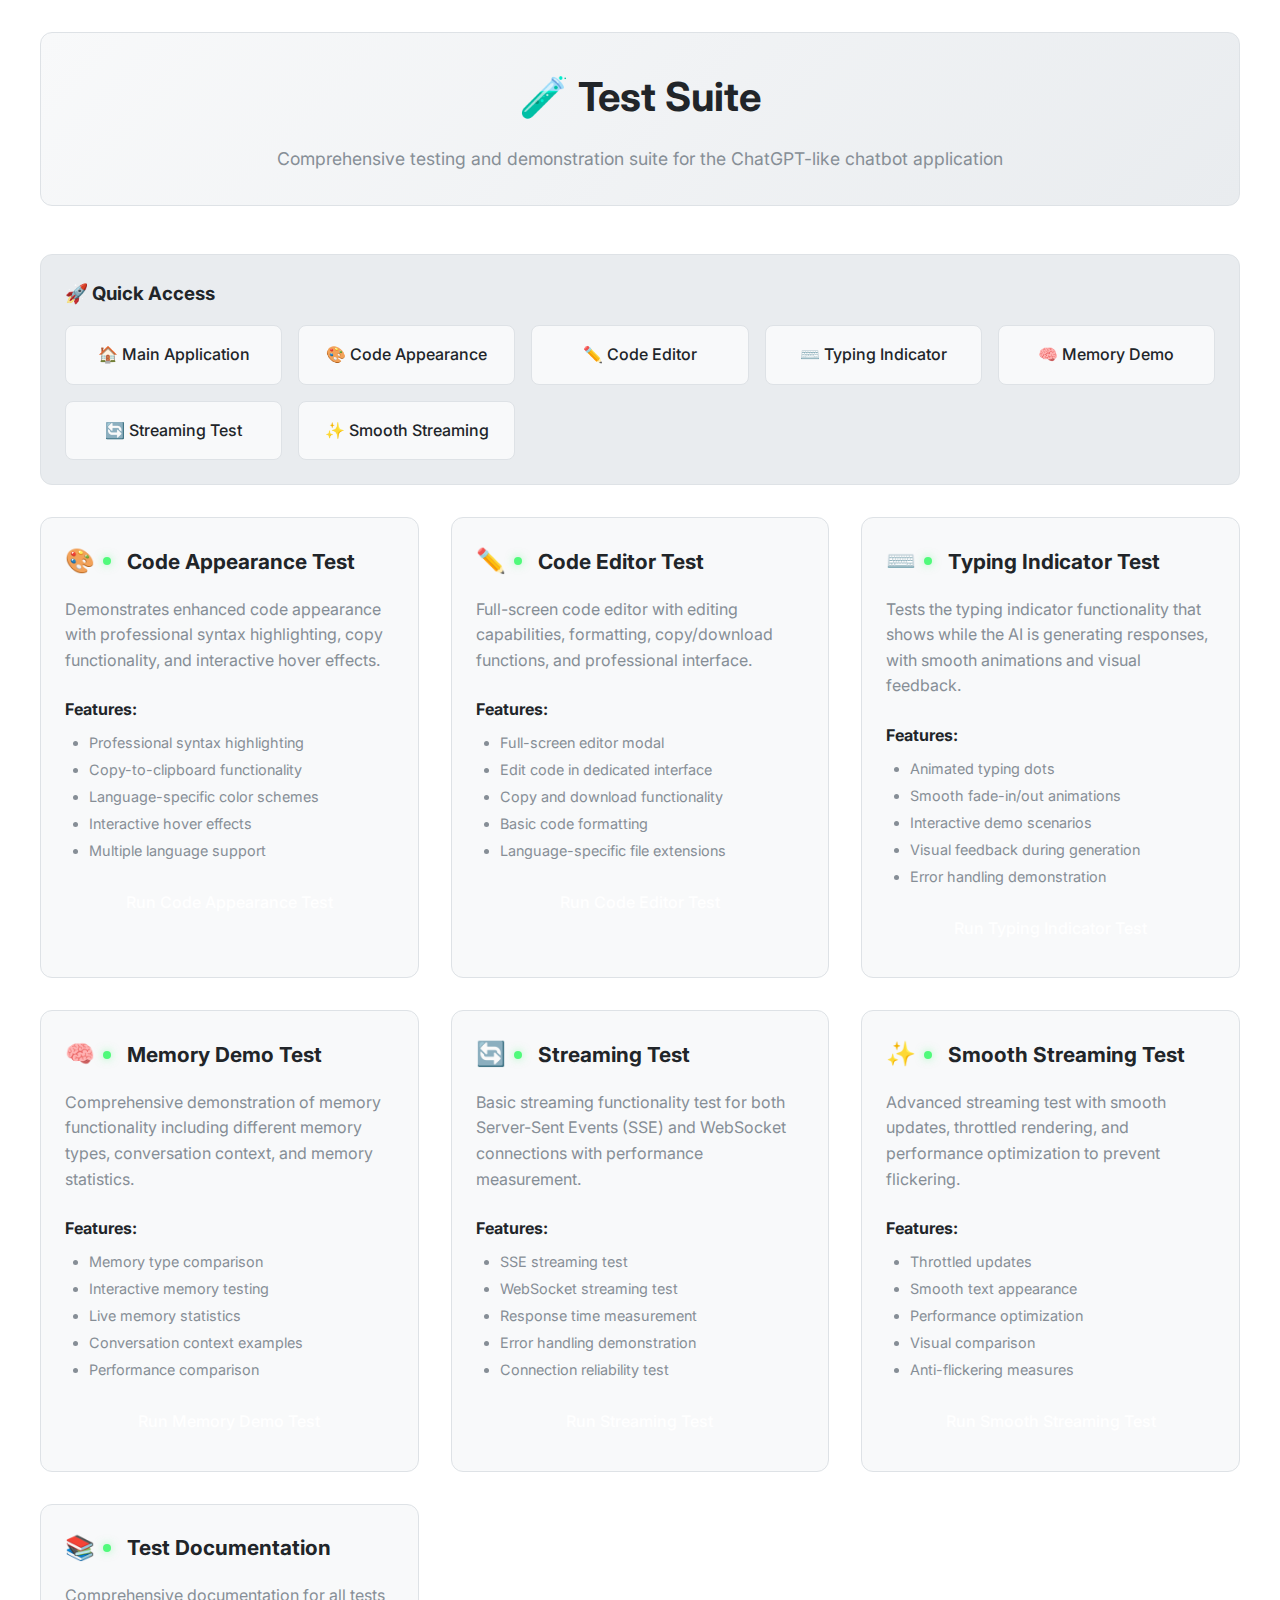
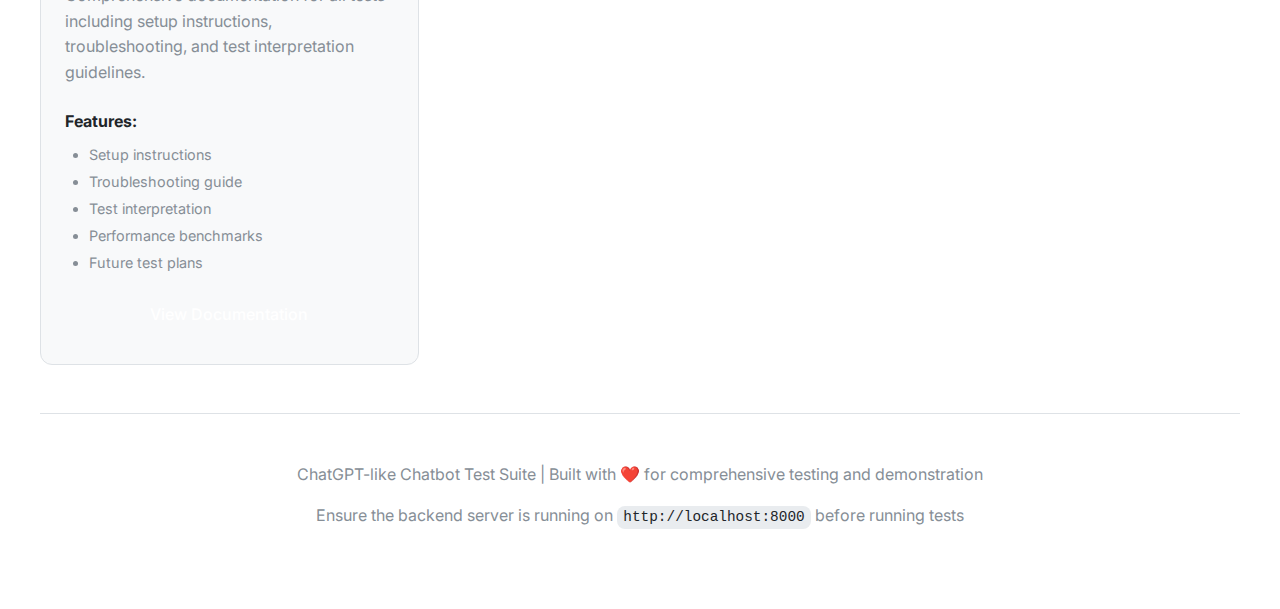
<file: tests/index.html>
<!DOCTYPE html>
<html lang="en">
<head>
    <meta charset="UTF-8">
    <meta name="viewport" content="width=device-width, initial-scale=1.0">
    <title>ChatGPT-like Chatbot - Test Suite</title>
    <link rel="stylesheet" href="/static/styles.css">
    <link href="https://fonts.googleapis.com/css2?family=Fira+Code:wght@300;400;500;600;700&family=Inter:wght@300;400;500;600;700&display=swap" rel="stylesheet">
    <style>
        body {
            padding: 2rem;
            background: var(--bg-primary);
            color: var(--text-primary);
            font-family: 'Inter', sans-serif;
        }
        .test-container {
            max-width: 1200px;
            margin: 0 auto;
        }
        .test-header {
            text-align: center;
            margin-bottom: 3rem;
            padding: 2rem;
            background: linear-gradient(135deg, var(--bg-secondary), var(--bg-tertiary));
            border-radius: var(--border-radius);
            border: 1px solid var(--border-color);
        }
        .test-header h1 {
            margin: 0 0 1rem 0;
            color: var(--accent-color);
            font-size: 2.5rem;
        }
        .test-header p {
            font-size: 1.1rem;
            color: var(--text-muted);
            margin: 0;
        }
        .test-grid {
            display: grid;
            grid-template-columns: repeat(auto-fit, minmax(350px, 1fr));
            gap: 2rem;
            margin: 2rem 0;
        }
        .test-card {
            background: var(--bg-secondary);
            border: 1px solid var(--border-color);
            border-radius: var(--border-radius);
            padding: 1.5rem;
            transition: var(--transition);
            position: relative;
            overflow: hidden;
        }
        .test-card:hover {
            transform: translateY(-4px);
            box-shadow: var(--shadow-lg);
            border-color: var(--accent-color);
        }
        .test-card::before {
            content: '';
            position: absolute;
            top: 0;
            left: 0;
            right: 0;
            height: 4px;
            background: linear-gradient(90deg, var(--accent-color), var(--accent-hover));
        }
        .test-card h3 {
            margin: 0 0 1rem 0;
            color: var(--text-primary);
            font-size: 1.3rem;
            display: flex;
            align-items: center;
            gap: 0.5rem;
        }
        .test-card .icon {
            font-size: 1.5rem;
        }
        .test-card p {
            color: var(--text-muted);
            margin: 0 0 1.5rem 0;
            line-height: 1.6;
        }
        .test-card .features {
            margin: 1rem 0;
        }
        .test-card .features ul {
            margin: 0.5rem 0;
            padding-left: 1.5rem;
            color: var(--text-muted);
            font-size: 0.9rem;
        }
        .test-card .features li {
            margin: 0.25rem 0;
        }
        .test-button {
            background: var(--accent-color);
            color: white;
            border: none;
            padding: 0.75rem 1.5rem;
            border-radius: var(--border-radius);
            cursor: pointer;
            font-size: 1rem;
            font-weight: 500;
            transition: var(--transition);
            text-decoration: none;
            display: inline-block;
            text-align: center;
            width: 100%;
        }
        .test-button:hover {
            background: var(--accent-hover);
            transform: translateY(-1px);
        }
        .test-button:active {
            transform: translateY(0);
        }
        .status-indicator {
            display: inline-block;
            width: 8px;
            height: 8px;
            border-radius: 50%;
            margin-right: 0.5rem;
        }
        .status-ready {
            background: #50fa7b;
            box-shadow: 0 0 8px rgba(80, 250, 123, 0.5);
        }
        .status-experimental {
            background: #ffb86c;
            box-shadow: 0 0 8px rgba(255, 184, 108, 0.5);
        }
        .quick-links {
            background: var(--bg-tertiary);
            border: 1px solid var(--border-color);
            border-radius: var(--border-radius);
            padding: 1.5rem;
            margin: 2rem 0;
        }
        .quick-links h3 {
            margin: 0 0 1rem 0;
            color: var(--accent-color);
        }
        .quick-links-grid {
            display: grid;
            grid-template-columns: repeat(auto-fit, minmax(200px, 1fr));
            gap: 1rem;
        }
        .quick-link {
            background: var(--bg-secondary);
            border: 1px solid var(--border-color);
            border-radius: var(--border-radius-sm);
            padding: 1rem;
            text-align: center;
            transition: var(--transition);
        }
        .quick-link:hover {
            background: var(--accent-color);
            color: white;
            transform: translateY(-2px);
        }
        .quick-link a {
            color: inherit;
            text-decoration: none;
            font-weight: 500;
        }
        .footer {
            text-align: center;
            margin-top: 3rem;
            padding: 2rem;
            color: var(--text-muted);
            border-top: 1px solid var(--border-color);
        }
    </style>
</head>
<body>
    <div class="test-container">
        <div class="test-header">
            <h1>🧪 Test Suite</h1>
            <p>Comprehensive testing and demonstration suite for the ChatGPT-like chatbot application</p>
        </div>

        <div class="quick-links">
            <h3>🚀 Quick Access</h3>
            <div class="quick-links-grid">
                <div class="quick-link">
                    <a href="/">🏠 Main Application</a>
                </div>
                <div class="quick-link">
                    <a href="/tests/test_code_appearance.html">🎨 Code Appearance</a>
                </div>
                <div class="quick-link">
                    <a href="/tests/test_code_editor.html">✏️ Code Editor</a>
                </div>
                <div class="quick-link">
                    <a href="/tests/test_typing_indicator.html">⌨️ Typing Indicator</a>
                </div>
                <div class="quick-link">
                    <a href="/tests/test_memory_demo.html">🧠 Memory Demo</a>
                </div>
                <div class="quick-link">
                    <a href="/tests/test_streaming.html">🔄 Streaming Test</a>
                </div>
                <div class="quick-link">
                    <a href="/tests/test_smooth_streaming.html">✨ Smooth Streaming</a>
                </div>
            </div>
        </div>

        <div class="test-grid">
            <!-- Code Appearance Test -->
            <div class="test-card">
                <h3>
                    <span class="icon">🎨</span>
                    <span class="status-indicator status-ready"></span>
                    Code Appearance Test
                </h3>
                <p>Demonstrates enhanced code appearance with professional syntax highlighting, copy functionality, and interactive hover effects.</p>
                <div class="features">
                    <strong>Features:</strong>
                    <ul>
                        <li>Professional syntax highlighting</li>
                        <li>Copy-to-clipboard functionality</li>
                        <li>Language-specific color schemes</li>
                        <li>Interactive hover effects</li>
                        <li>Multiple language support</li>
                    </ul>
                </div>
                <a href="test_code_appearance.html" class="test-button">Run Code Appearance Test</a>
            </div>

            <!-- Code Editor Test -->
            <div class="test-card">
                <h3>
                    <span class="icon">✏️</span>
                    <span class="status-indicator status-ready"></span>
                    Code Editor Test
                </h3>
                <p>Full-screen code editor with editing capabilities, formatting, copy/download functions, and professional interface.</p>
                <div class="features">
                    <strong>Features:</strong>
                    <ul>
                        <li>Full-screen editor modal</li>
                        <li>Edit code in dedicated interface</li>
                        <li>Copy and download functionality</li>
                        <li>Basic code formatting</li>
                        <li>Language-specific file extensions</li>
                    </ul>
                </div>
                <a href="test_code_editor.html" class="test-button">Run Code Editor Test</a>
            </div>

            <!-- Typing Indicator Test -->
            <div class="test-card">
                <h3>
                    <span class="icon">⌨️</span>
                    <span class="status-indicator status-ready"></span>
                    Typing Indicator Test
                </h3>
                <p>Tests the typing indicator functionality that shows while the AI is generating responses, with smooth animations and visual feedback.</p>
                <div class="features">
                    <strong>Features:</strong>
                    <ul>
                        <li>Animated typing dots</li>
                        <li>Smooth fade-in/out animations</li>
                        <li>Interactive demo scenarios</li>
                        <li>Visual feedback during generation</li>
                        <li>Error handling demonstration</li>
                    </ul>
                </div>
                <a href="test_typing_indicator.html" class="test-button">Run Typing Indicator Test</a>
            </div>

            <!-- Memory Demo Test -->
            <div class="test-card">
                <h3>
                    <span class="icon">🧠</span>
                    <span class="status-indicator status-ready"></span>
                    Memory Demo Test
                </h3>
                <p>Comprehensive demonstration of memory functionality including different memory types, conversation context, and memory statistics.</p>
                <div class="features">
                    <strong>Features:</strong>
                    <ul>
                        <li>Memory type comparison</li>
                        <li>Interactive memory testing</li>
                        <li>Live memory statistics</li>
                        <li>Conversation context examples</li>
                        <li>Performance comparison</li>
                    </ul>
                </div>
                <a href="test_memory_demo.html" class="test-button">Run Memory Demo Test</a>
            </div>

            <!-- Streaming Test -->
            <div class="test-card">
                <h3>
                    <span class="icon">🔄</span>
                    <span class="status-indicator status-ready"></span>
                    Streaming Test
                </h3>
                <p>Basic streaming functionality test for both Server-Sent Events (SSE) and WebSocket connections with performance measurement.</p>
                <div class="features">
                    <strong>Features:</strong>
                    <ul>
                        <li>SSE streaming test</li>
                        <li>WebSocket streaming test</li>
                        <li>Response time measurement</li>
                        <li>Error handling demonstration</li>
                        <li>Connection reliability test</li>
                    </ul>
                </div>
                <a href="test_streaming.html" class="test-button">Run Streaming Test</a>
            </div>

            <!-- Smooth Streaming Test -->
            <div class="test-card">
                <h3>
                    <span class="icon">✨</span>
                    <span class="status-indicator status-ready"></span>
                    Smooth Streaming Test
                </h3>
                <p>Advanced streaming test with smooth updates, throttled rendering, and performance optimization to prevent flickering.</p>
                <div class="features">
                    <strong>Features:</strong>
                    <ul>
                        <li>Throttled updates</li>
                        <li>Smooth text appearance</li>
                        <li>Performance optimization</li>
                        <li>Visual comparison</li>
                        <li>Anti-flickering measures</li>
                    </ul>
                </div>
                <a href="test_smooth_streaming.html" class="test-button">Run Smooth Streaming Test</a>
            </div>

            <!-- Test Documentation -->
            <div class="test-card">
                <h3>
                    <span class="icon">📚</span>
                    <span class="status-indicator status-ready"></span>
                    Test Documentation
                </h3>
                <p>Comprehensive documentation for all tests including setup instructions, troubleshooting, and test interpretation guidelines.</p>
                <div class="features">
                    <strong>Features:</strong>
                    <ul>
                        <li>Setup instructions</li>
                        <li>Troubleshooting guide</li>
                        <li>Test interpretation</li>
                        <li>Performance benchmarks</li>
                        <li>Future test plans</li>
                    </ul>
                </div>
                <a href="README.md" class="test-button">View Documentation</a>
            </div>
        </div>

        <div class="footer">
            <p>ChatGPT-like Chatbot Test Suite | Built with ❤️ for comprehensive testing and demonstration</p>
            <p>Ensure the backend server is running on <code>http://localhost:8000</code> before running tests</p>
        </div>
    </div>

    <script>
        // Add some interactivity
        document.addEventListener('DOMContentLoaded', () => {
            console.log('Test Suite loaded successfully');
            
            // Add click tracking for analytics (if needed)
            document.querySelectorAll('.test-button').forEach(button => {
                button.addEventListener('click', (e) => {
                    const testName = e.target.textContent.trim();
                    console.log(`Running test: ${testName}`);
                });
            });
        });
    </script>
</body>
</html>
</file>
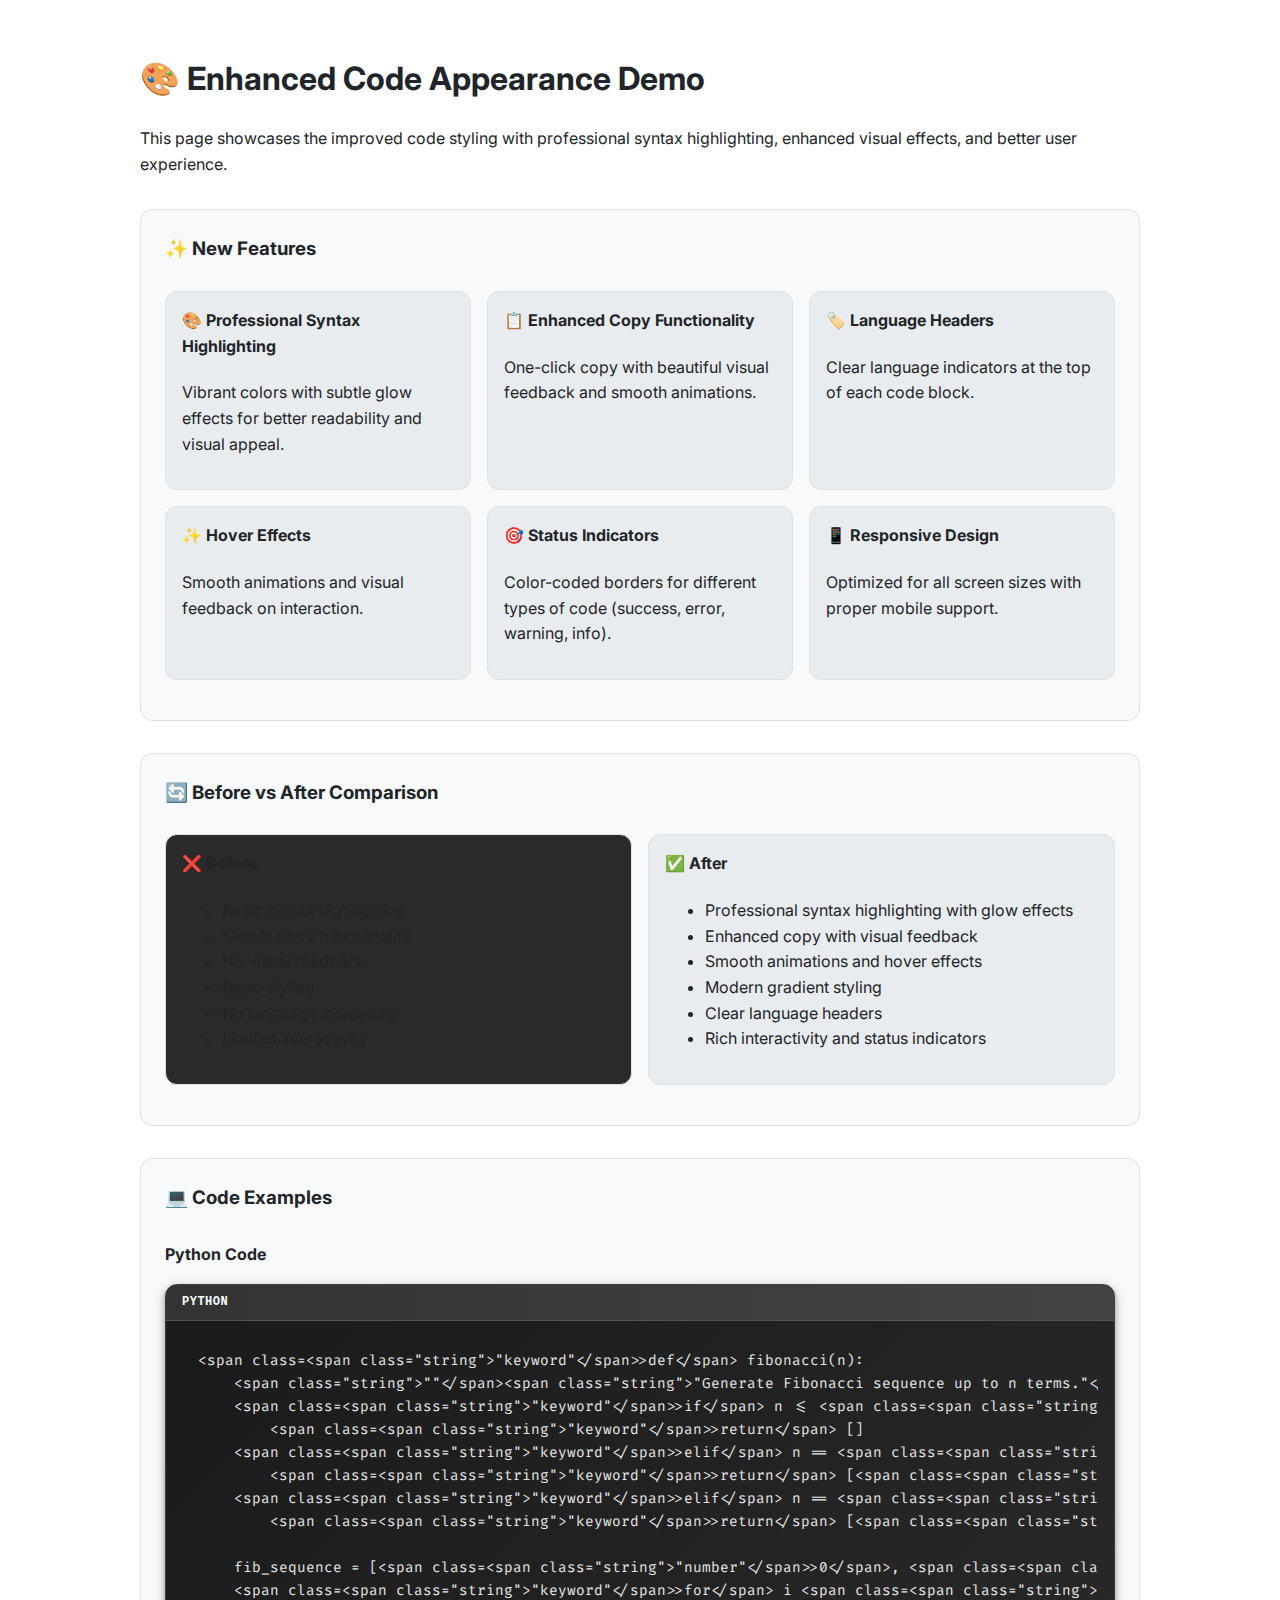
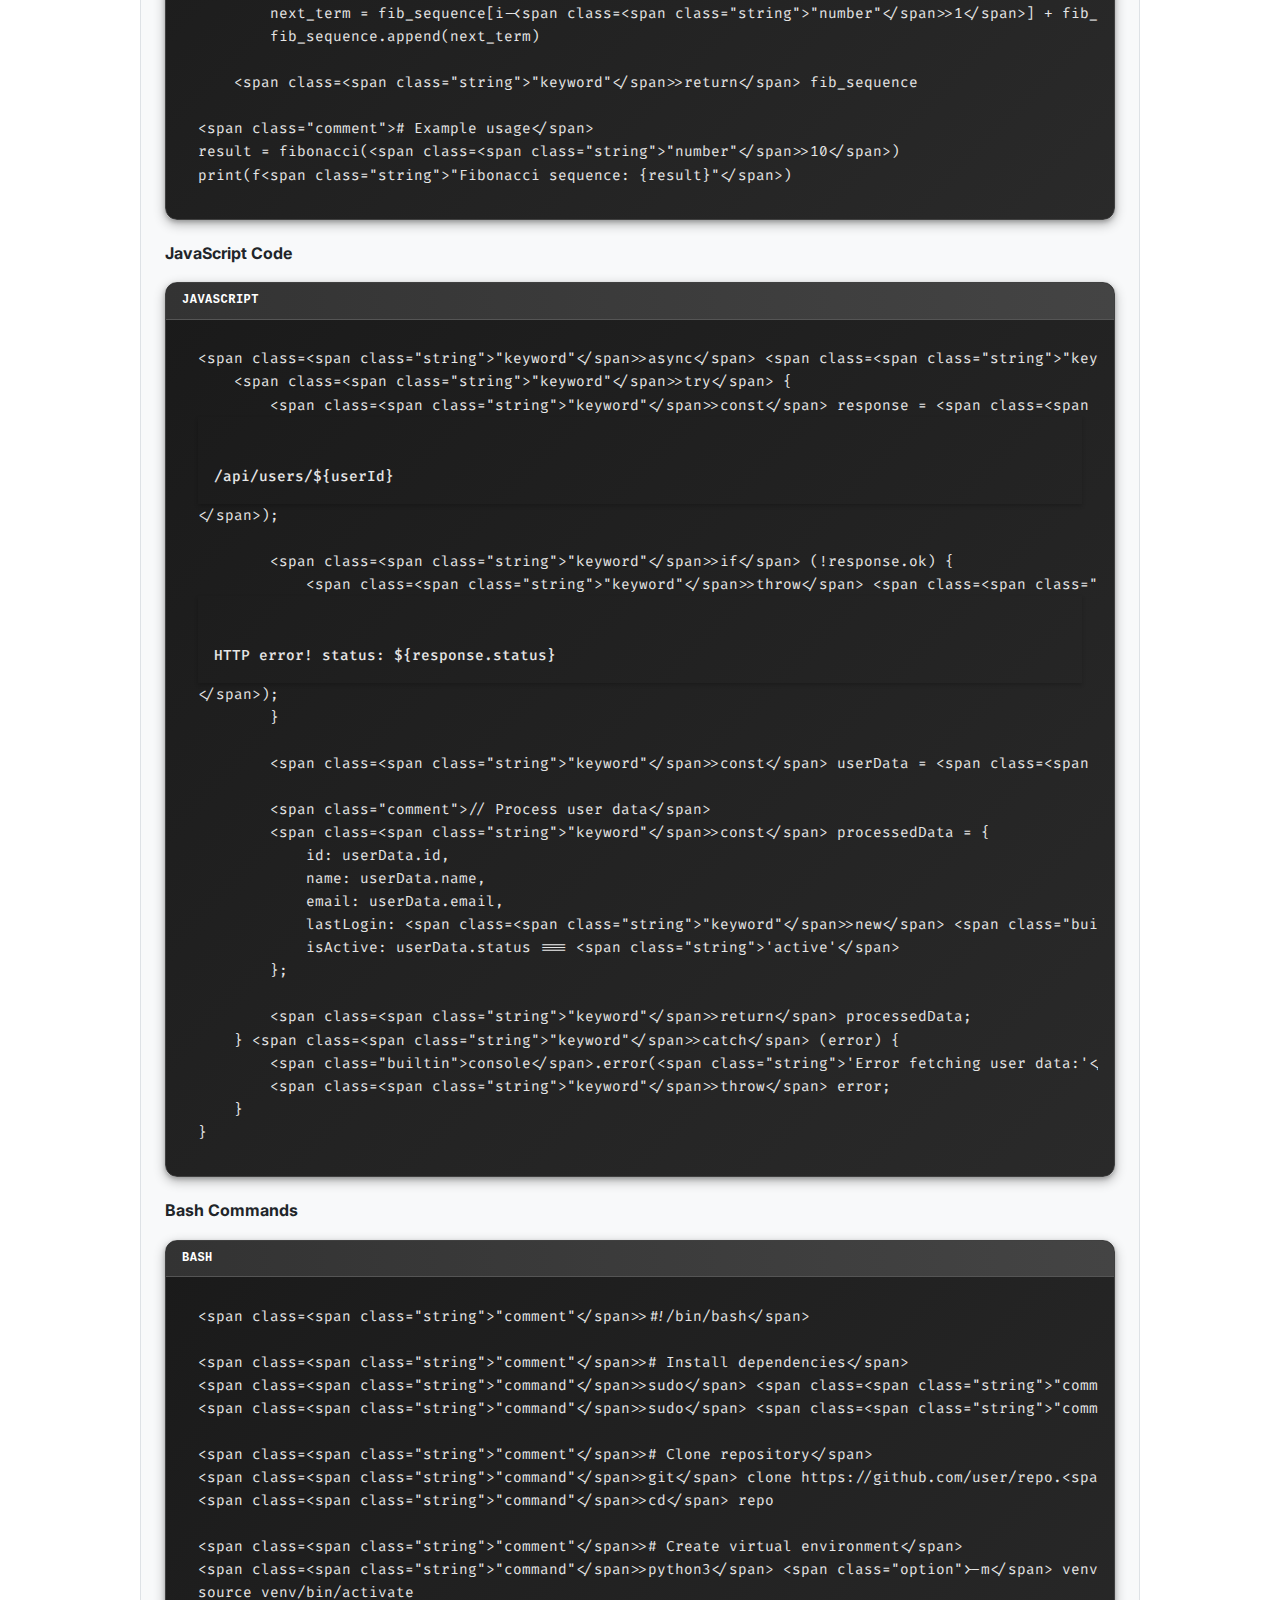
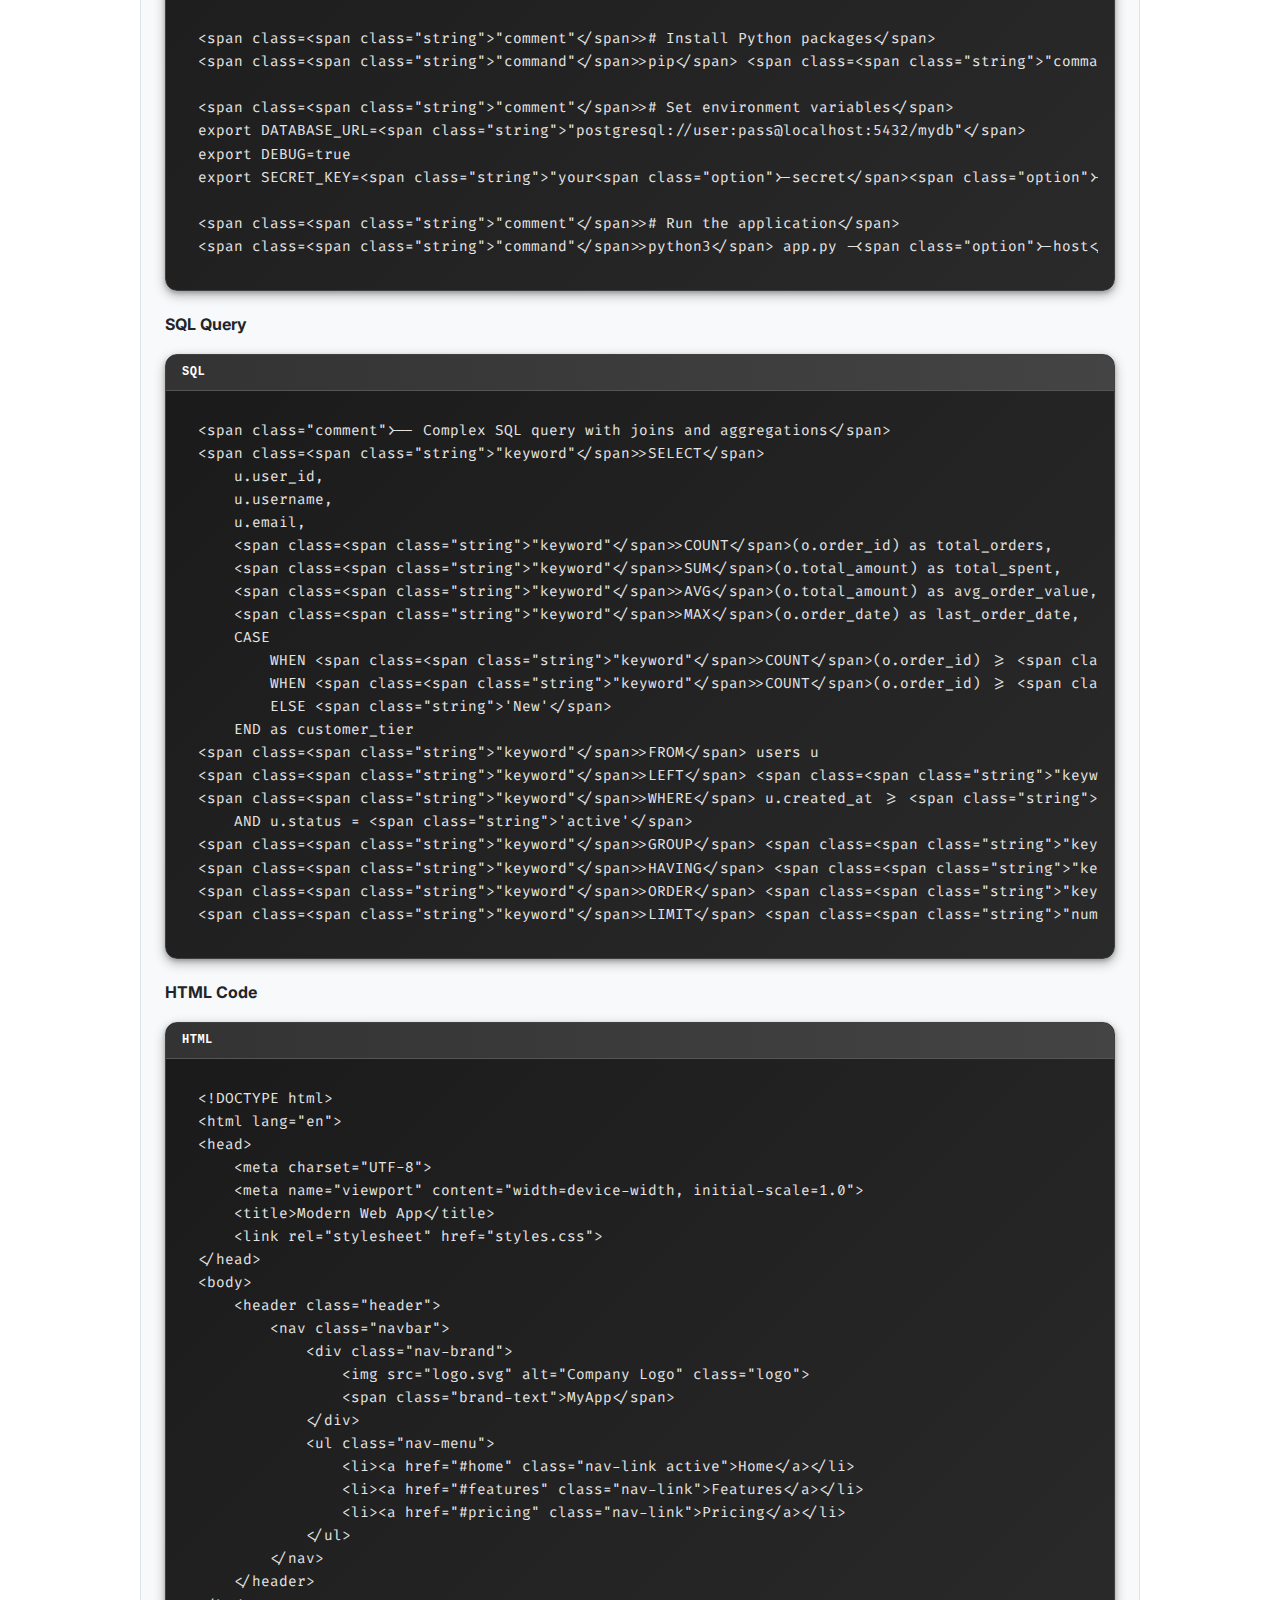
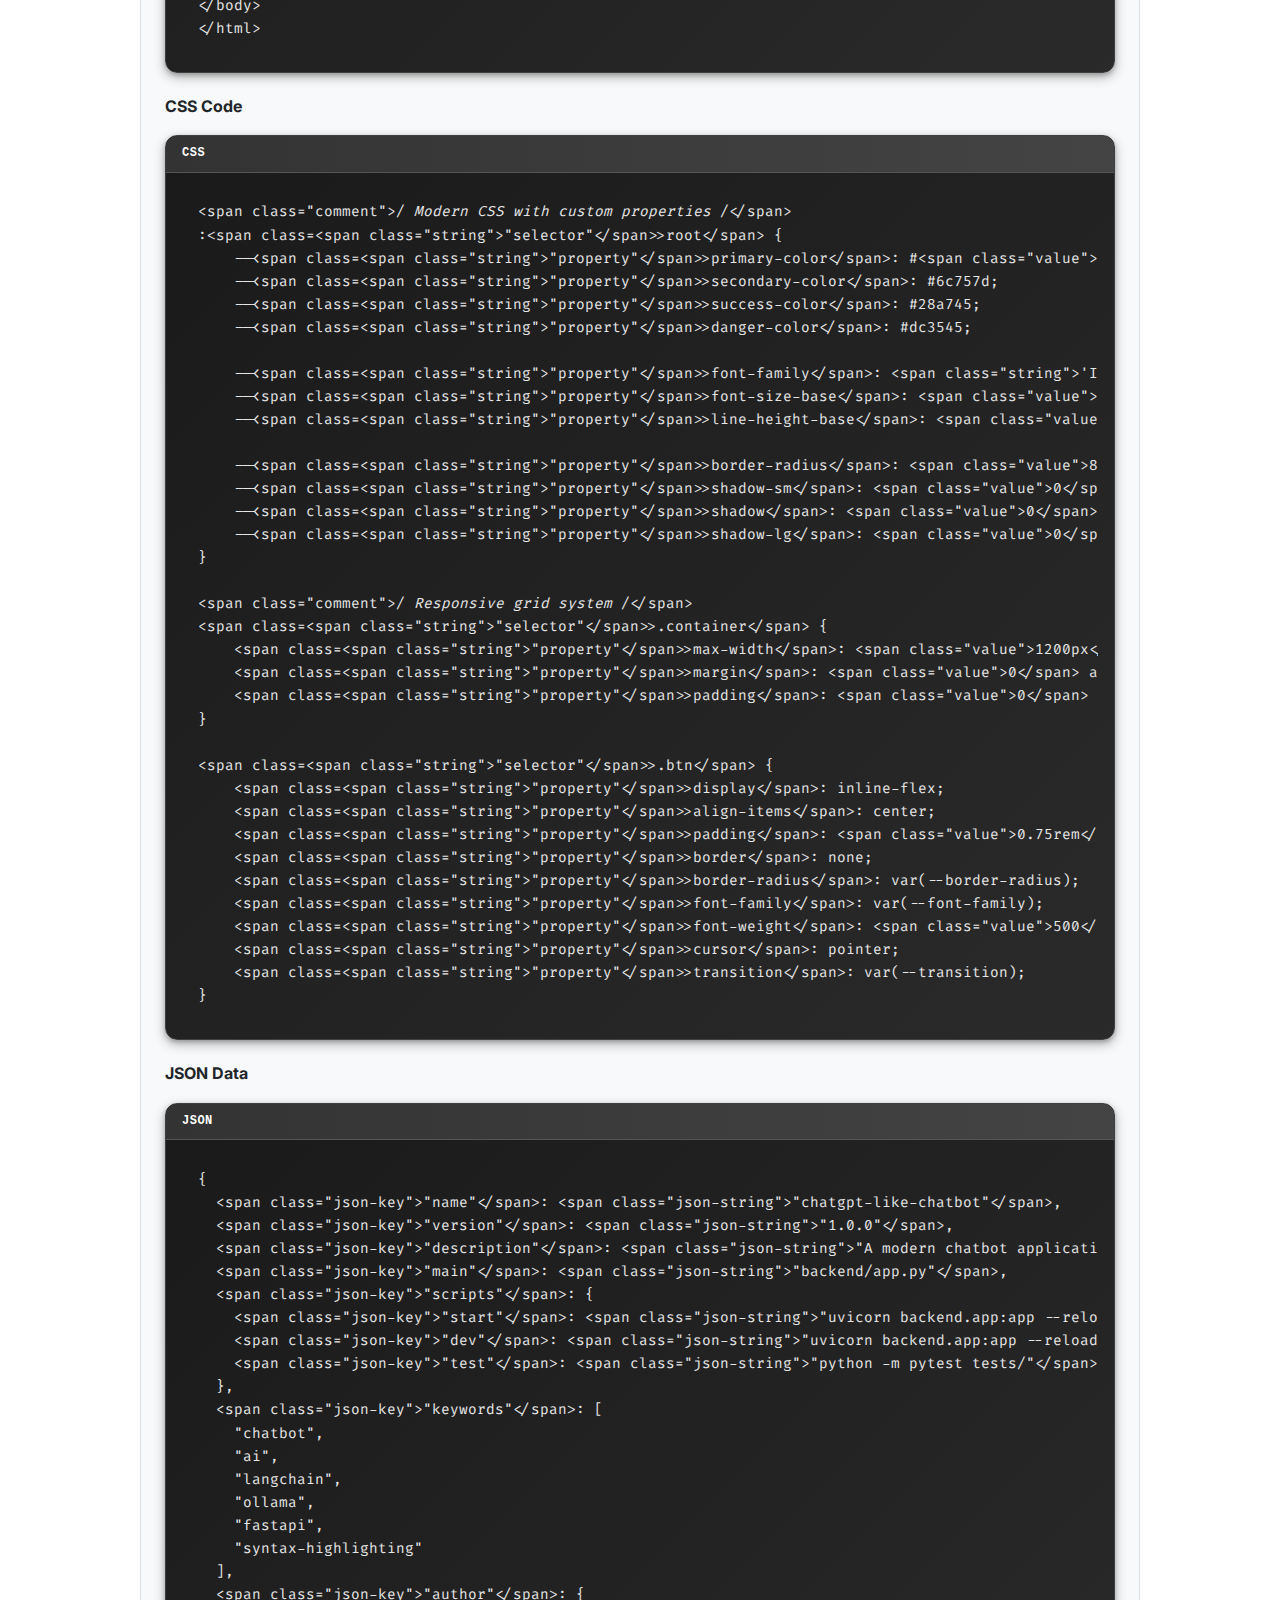
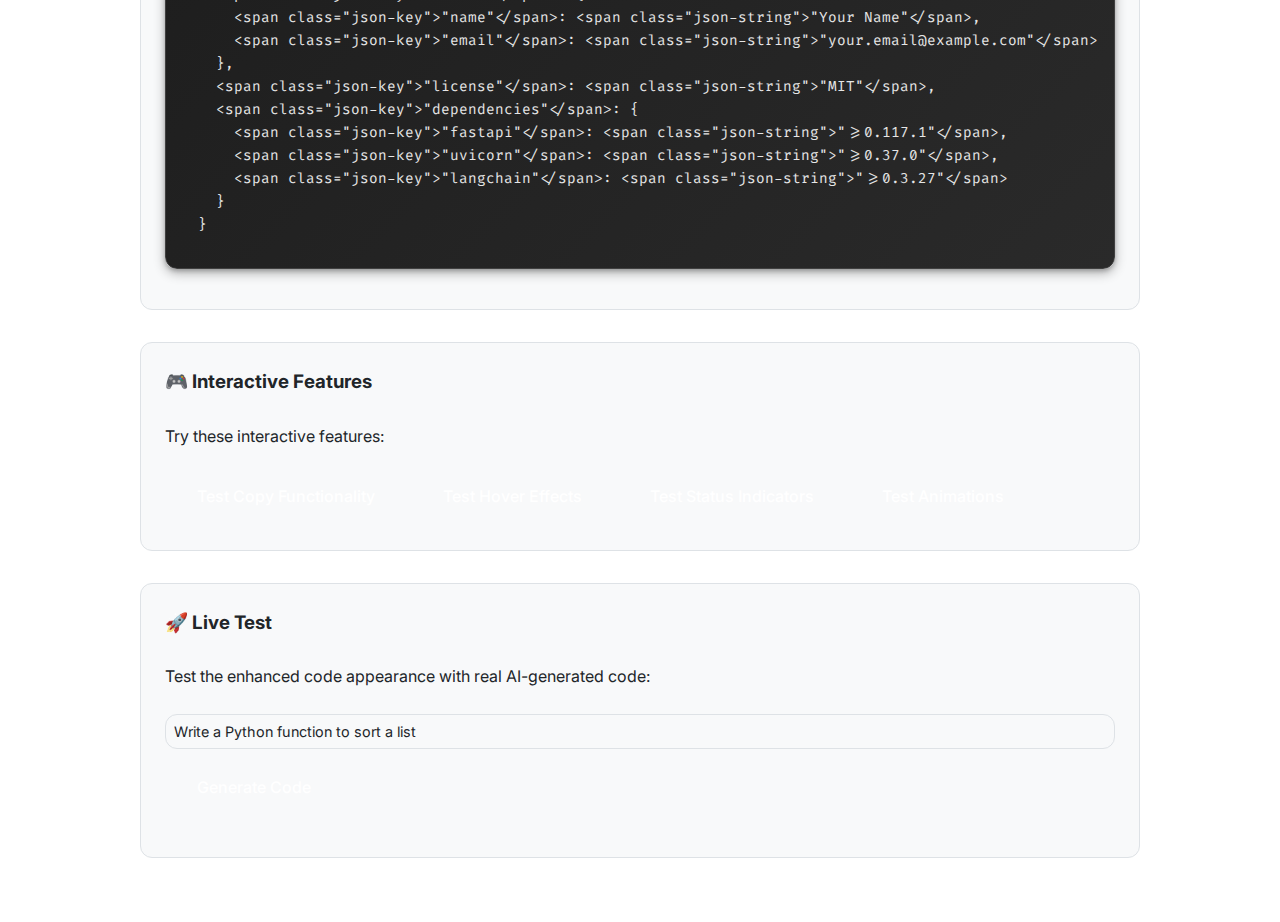
<file: tests/test_code_appearance.html>
<!DOCTYPE html>
<html lang="en">
<head>
    <meta charset="UTF-8">
    <meta name="viewport" content="width=device-width, initial-scale=1.0">
    <title>Enhanced Code Appearance Demo</title>
    <link rel="stylesheet" href="/static/styles.css">
    <link href="https://fonts.googleapis.com/css2?family=Fira+Code:wght@300;400;500;600;700&family=Inter:wght@300;400;500;600;700&display=swap" rel="stylesheet">
    <style>
        body {
            padding: 2rem;
            background: var(--bg-primary);
            color: var(--text-primary);
            font-family: 'Inter', sans-serif;
        }
        .demo-container {
            max-width: 1000px;
            margin: 0 auto;
        }
        .demo-section {
            margin: 2rem 0;
            padding: 1.5rem;
            border: 1px solid var(--border-color);
            border-radius: var(--border-radius);
            background: var(--bg-secondary);
        }
        .demo-section h3 {
            margin-top: 0;
            color: var(--text-primary);
            border-bottom: 2px solid var(--accent-color);
            padding-bottom: 0.5rem;
        }
        .feature-grid {
            display: grid;
            grid-template-columns: repeat(auto-fit, minmax(300px, 1fr));
            gap: 1rem;
            margin: 1rem 0;
        }
        .feature-card {
            background: var(--bg-tertiary);
            padding: 1rem;
            border-radius: var(--border-radius);
            border: 1px solid var(--border-color);
        }
        .feature-card h4 {
            color: var(--accent-color);
            margin-top: 0;
        }
        .comparison {
            display: grid;
            grid-template-columns: 1fr 1fr;
            gap: 1rem;
            margin: 1rem 0;
        }
        .comparison-item {
            padding: 1rem;
            border-radius: var(--border-radius);
            border: 1px solid var(--border-color);
        }
        .comparison-item.before {
            background: #2a2a2a;
        }
        .comparison-item.after {
            background: var(--bg-tertiary);
        }
        .comparison-item h4 {
            margin-top: 0;
            color: var(--text-primary);
        }
        .test-button {
            background: var(--accent-color);
            color: white;
            border: none;
            padding: 0.75rem 1.5rem;
            border-radius: var(--border-radius);
            cursor: pointer;
            font-size: 1rem;
            margin: 0.5rem;
            transition: var(--transition);
        }
        .test-button:hover {
            background: var(--accent-hover);
            transform: translateY(-1px);
        }
        .test-button:disabled {
            opacity: 0.6;
            cursor: not-allowed;
            transform: none;
        }
        .code-examples {
            margin: 1rem 0;
        }
        .code-examples h4 {
            color: var(--accent-color);
            margin-bottom: 0.5rem;
        }
    </style>
</head>
<body>
    <div class="demo-container">
        <h1>🎨 Enhanced Code Appearance Demo</h1>
        <p>This page showcases the improved code styling with professional syntax highlighting, enhanced visual effects, and better user experience.</p>

        <div class="demo-section">
            <h3>✨ New Features</h3>
            <div class="feature-grid">
                <div class="feature-card">
                    <h4>🎨 Professional Syntax Highlighting</h4>
                    <p>Vibrant colors with subtle glow effects for better readability and visual appeal.</p>
                </div>
                <div class="feature-card">
                    <h4>📋 Enhanced Copy Functionality</h4>
                    <p>One-click copy with beautiful visual feedback and smooth animations.</p>
                </div>
                <div class="feature-card">
                    <h4>🏷️ Language Headers</h4>
                    <p>Clear language indicators at the top of each code block.</p>
                </div>
                <div class="feature-card">
                    <h4>✨ Hover Effects</h4>
                    <p>Smooth animations and visual feedback on interaction.</p>
                </div>
                <div class="feature-card">
                    <h4>🎯 Status Indicators</h4>
                    <p>Color-coded borders for different types of code (success, error, warning, info).</p>
                </div>
                <div class="feature-card">
                    <h4>📱 Responsive Design</h4>
                    <p>Optimized for all screen sizes with proper mobile support.</p>
                </div>
            </div>
        </div>

        <div class="demo-section">
            <h3>🔄 Before vs After Comparison</h3>
            <div class="comparison">
                <div class="comparison-item before">
                    <h4>❌ Before</h4>
                    <ul>
                        <li>Basic syntax highlighting</li>
                        <li>Simple copy functionality</li>
                        <li>No visual feedback</li>
                        <li>Basic styling</li>
                        <li>No language indicators</li>
                        <li>Limited interactivity</li>
                    </ul>
                </div>
                <div class="comparison-item after">
                    <h4>✅ After</h4>
                    <ul>
                        <li>Professional syntax highlighting with glow effects</li>
                        <li>Enhanced copy with visual feedback</li>
                        <li>Smooth animations and hover effects</li>
                        <li>Modern gradient styling</li>
                        <li>Clear language headers</li>
                        <li>Rich interactivity and status indicators</li>
                    </ul>
                </div>
            </div>
        </div>

        <div class="demo-section">
            <h3>💻 Code Examples</h3>
            
            <div class="code-examples">
                <h4>Python Code</h4>
                <div id="python-example"></div>
            </div>

            <div class="code-examples">
                <h4>JavaScript Code</h4>
                <div id="javascript-example"></div>
            </div>

            <div class="code-examples">
                <h4>Bash Commands</h4>
                <div id="bash-example"></div>
            </div>

            <div class="code-examples">
                <h4>SQL Query</h4>
                <div id="sql-example"></div>
            </div>

            <div class="code-examples">
                <h4>HTML Code</h4>
                <div id="html-example"></div>
            </div>

            <div class="code-examples">
                <h4>CSS Code</h4>
                <div id="css-example"></div>
            </div>

            <div class="code-examples">
                <h4>JSON Data</h4>
                <div id="json-example"></div>
            </div>
        </div>

        <div class="demo-section">
            <h3>🎮 Interactive Features</h3>
            <p>Try these interactive features:</p>
            <button class="test-button" onclick="testCopyFunctionality()">Test Copy Functionality</button>
            <button class="test-button" onclick="testHoverEffects()">Test Hover Effects</button>
            <button class="test-button" onclick="testStatusIndicators()">Test Status Indicators</button>
            <button class="test-button" onclick="testAnimations()">Test Animations</button>
        </div>

        <div class="demo-section">
            <h3>🚀 Live Test</h3>
            <p>Test the enhanced code appearance with real AI-generated code:</p>
            <input type="text" id="testInput" placeholder="Ask for code examples..." value="Write a Python function to sort a list" style="width: 100%; padding: 0.5rem; margin: 0.5rem 0; border: 1px solid var(--border-color); border-radius: var(--border-radius); background: var(--bg-secondary); color: var(--text-primary);">
            <button class="test-button" onclick="testLiveCode()">Generate Code</button>
            <div id="liveCodeExample" style="margin-top: 1rem;"></div>
        </div>
    </div>

    <script src="/static/app.js"></script>
    <script>
        // Code examples
        const examples = {
            python: `def fibonacci(n):
    """Generate Fibonacci sequence up to n terms."""
    if n <= 0:
        return []
    elif n == 1:
        return [0]
    elif n == 2:
        return [0, 1]
    
    fib_sequence = [0, 1]
    for i in range(2, n):
        next_term = fib_sequence[i-1] + fib_sequence[i-2]
        fib_sequence.append(next_term)
    
    return fib_sequence

# Example usage
result = fibonacci(10)
print(f"Fibonacci sequence: {result}")`,

            javascript: `async function fetchUserData(userId) {
    try {
        const response = await fetch(\`/api/users/\${userId}\`);
        
        if (!response.ok) {
            throw new Error(\`HTTP error! status: \${response.status}\`);
        }
        
        const userData = await response.json();
        
        // Process user data
        const processedData = {
            id: userData.id,
            name: userData.name,
            email: userData.email,
            lastLogin: new Date(userData.lastLogin),
            isActive: userData.status === 'active'
        };
        
        return processedData;
    } catch (error) {
        console.error('Error fetching user data:', error);
        throw error;
    }
}`,

            bash: `#!/bin/bash

# Install dependencies
sudo apt update && sudo apt upgrade -y
sudo apt install -y python3 python3-pip git curl wget

# Clone repository
git clone https://github.com/user/repo.git
cd repo

# Create virtual environment
python3 -m venv venv
source venv/bin/activate

# Install Python packages
pip install -r requirements.txt

# Set environment variables
export DATABASE_URL="postgresql://user:pass@localhost:5432/mydb"
export DEBUG=true
export SECRET_KEY="your-secret-key-here"

# Run the application
python3 app.py --host 0.0.0.0 --port 8000`,

            sql: `-- Complex SQL query with joins and aggregations
SELECT 
    u.user_id,
    u.username,
    u.email,
    COUNT(o.order_id) as total_orders,
    SUM(o.total_amount) as total_spent,
    AVG(o.total_amount) as avg_order_value,
    MAX(o.order_date) as last_order_date,
    CASE 
        WHEN COUNT(o.order_id) >= 10 THEN 'VIP'
        WHEN COUNT(o.order_id) >= 5 THEN 'Regular'
        ELSE 'New'
    END as customer_tier
FROM users u
LEFT JOIN orders o ON u.user_id = o.user_id
WHERE u.created_at >= '2023-01-01'
    AND u.status = 'active'
GROUP BY u.user_id, u.username, u.email
HAVING COUNT(o.order_id) > 0
ORDER BY total_spent DESC
LIMIT 100;`,

            html: `<!DOCTYPE html>
<html lang="en">
<head>
    <meta charset="UTF-8">
    <meta name="viewport" content="width=device-width, initial-scale=1.0">
    <title>Modern Web App</title>
    <link rel="stylesheet" href="styles.css">
</head>
<body>
    <header class="header">
        <nav class="navbar">
            <div class="nav-brand">
                <img src="logo.svg" alt="Company Logo" class="logo">
                <span class="brand-text">MyApp</span>
            </div>
            <ul class="nav-menu">
                <li><a href="#home" class="nav-link active">Home</a></li>
                <li><a href="#features" class="nav-link">Features</a></li>
                <li><a href="#pricing" class="nav-link">Pricing</a></li>
            </ul>
        </nav>
    </header>
</body>
</html>`,

            css: `/* Modern CSS with custom properties */
:root {
    --primary-color: #007bff;
    --secondary-color: #6c757d;
    --success-color: #28a745;
    --danger-color: #dc3545;
    
    --font-family: 'Inter', -apple-system, BlinkMacSystemFont, sans-serif;
    --font-size-base: 16px;
    --line-height-base: 1.5;
    
    --border-radius: 8px;
    --shadow-sm: 0 1px 2px rgba(0, 0, 0, 0.05);
    --shadow: 0 1px 3px rgba(0, 0, 0, 0.1);
    --shadow-lg: 0 10px 15px rgba(0, 0, 0, 0.1);
}

/* Responsive grid system */
.container {
    max-width: 1200px;
    margin: 0 auto;
    padding: 0 1rem;
}

.btn {
    display: inline-flex;
    align-items: center;
    padding: 0.75rem 1.5rem;
    border: none;
    border-radius: var(--border-radius);
    font-family: var(--font-family);
    font-weight: 500;
    cursor: pointer;
    transition: var(--transition);
}`,

            json: `{
  "name": "chatgpt-like-chatbot",
  "version": "1.0.0",
  "description": "A modern chatbot application with enhanced code appearance",
  "main": "backend/app.py",
  "scripts": {
    "start": "uvicorn backend.app:app --reload --port 8000",
    "dev": "uvicorn backend.app:app --reload --host 0.0.0.0 --port 8000",
    "test": "python -m pytest tests/"
  },
  "keywords": [
    "chatbot",
    "ai",
    "langchain",
    "ollama",
    "fastapi",
    "syntax-highlighting"
  ],
  "author": {
    "name": "Your Name",
    "email": "your.email@example.com"
  },
  "license": "MIT",
  "dependencies": {
    "fastapi": ">=0.117.1",
    "uvicorn": ">=0.37.0",
    "langchain": ">=0.3.27"
  }
}`
        };

        // Render examples
        Object.keys(examples).forEach(lang => {
            const element = document.getElementById(`${lang}-example`);
            if (element) {
                const codeBlock = `\`\`\`${lang}\n${examples[lang]}\`\`\``;
                element.innerHTML = renderMarkdown(codeBlock);
                
                // Add copy functionality
                const codeBlocks = element.querySelectorAll('.code-block');
                codeBlocks.forEach(block => {
                    block.addEventListener('click', () => copyCodeToClipboard(block));
                    block.style.cursor = 'pointer';
                    block.title = 'Click to copy code';
                });
            }
        });

        // Interactive test functions
        function testCopyFunctionality() {
            const codeBlocks = document.querySelectorAll('.code-block');
            if (codeBlocks.length > 0) {
                copyCodeToClipboard(codeBlocks[0]);
            }
        }

        function testHoverEffects() {
            const codeBlocks = document.querySelectorAll('.code-block');
            codeBlocks.forEach(block => {
                block.style.transform = 'translateY(-2px)';
                setTimeout(() => {
                    block.style.transform = '';
                }, 1000);
            });
        }

        function testStatusIndicators() {
            const codeBlocks = document.querySelectorAll('.code-block');
            const statuses = ['success', 'error', 'warning', 'info'];
            codeBlocks.forEach((block, index) => {
                const status = statuses[index % statuses.length];
                block.classList.add(status);
                setTimeout(() => {
                    block.classList.remove(status);
                }, 2000);
            });
        }

        function testAnimations() {
            const codeBlocks = document.querySelectorAll('.code-block');
            codeBlocks.forEach(block => {
                block.classList.add('animated');
                setTimeout(() => {
                    block.classList.remove('animated');
                }, 3000);
            });
        }

        // Live code generation test
        async function testLiveCode() {
            const input = document.getElementById('testInput');
            const message = input.value.trim();
            if (!message) return;

            const container = document.getElementById('liveCodeExample');
            container.innerHTML = '<div style="text-align: center; padding: 1rem; color: var(--accent-color);">Generating code...</div>';

            try {
                const response = await fetch('/api/chat/stream', {
                    method: 'POST',
                    headers: {
                        'Content-Type': 'application/json',
                        'Authorization': 'Bearer devtoken123'
                    },
                    body: JSON.stringify({
                        message: message,
                        conversation: { id: 'test-code-appearance', messages: [] },
                        lang: 'en'
                    })
                });

                if (!response.ok) {
                    throw new Error(`HTTP ${response.status}: ${response.statusText}`);
                }

                const reader = response.body.getReader();
                const decoder = new TextDecoder();
                let buffer = '';
                let fullResponse = '';

                while (true) {
                    const { done, value } = await reader.read();
                    if (done) break;

                    buffer += decoder.decode(value);
                    const lines = buffer.split('\n');
                    buffer = lines.pop();

                    for (const line of lines) {
                        if (line.startsWith('data: ')) {
                            try {
                                const data = JSON.parse(line.slice(6));
                                if (data.content && !data.done) {
                                    fullResponse += data.content;
                                } else if (data.done) {
                                    // Render the complete response
                                    container.innerHTML = renderMarkdown(fullResponse);
                                    
                                    // Add copy functionality to new code blocks
                                    const codeBlocks = container.querySelectorAll('.code-block');
                                    codeBlocks.forEach(block => {
                                        block.addEventListener('click', () => copyCodeToClipboard(block));
                                        block.style.cursor = 'pointer';
                                        block.title = 'Click to copy code';
                                    });
                                }
                            } catch (e) {
                                console.error('Error parsing SSE data:', e);
                            }
                        }
                    }
                }
            } catch (error) {
                console.error('Error:', error);
                container.innerHTML = `<div style="color: #ff5555;">Error: ${error.message}</div>`;
            }

            input.value = '';
        }

        // Allow Enter key to generate code
        document.getElementById('testInput').addEventListener('keypress', (e) => {
            if (e.key === 'Enter') {
                testLiveCode();
            }
        });
    </script>
</body>
</html>
</file>
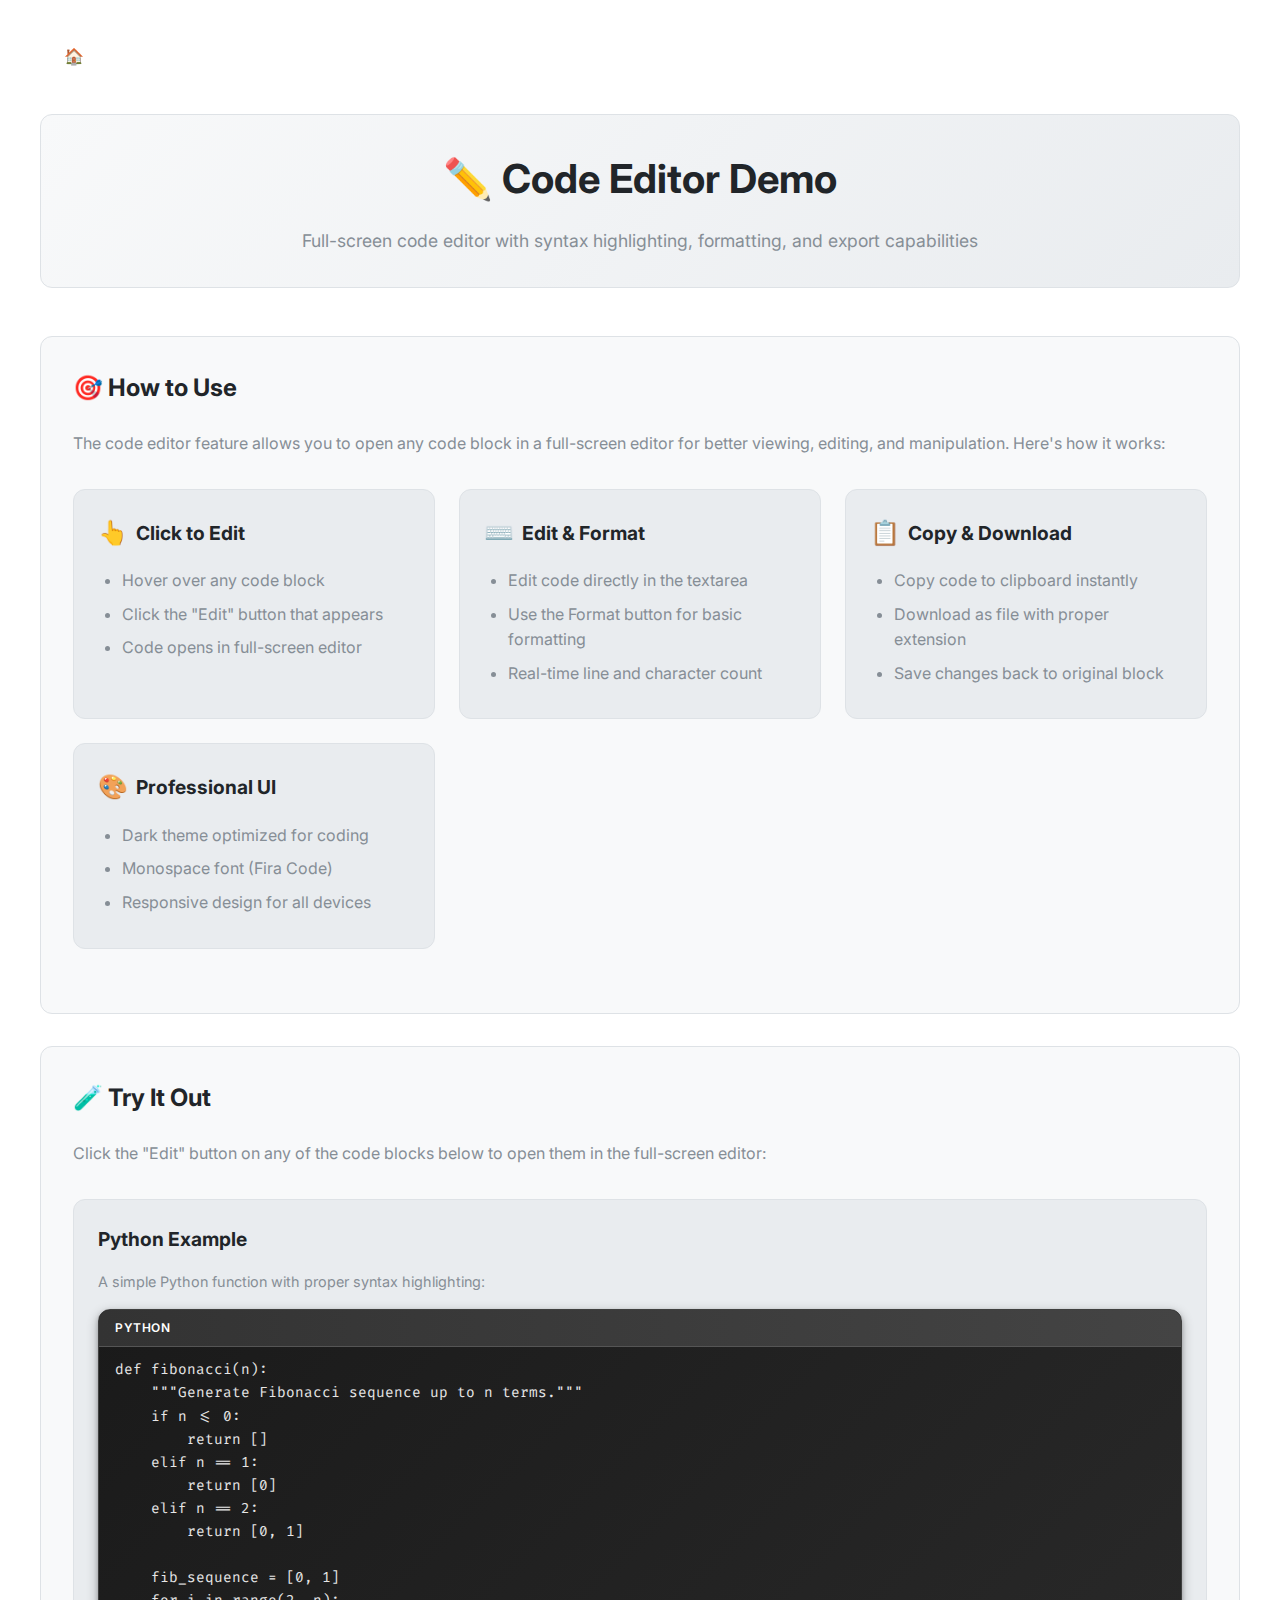
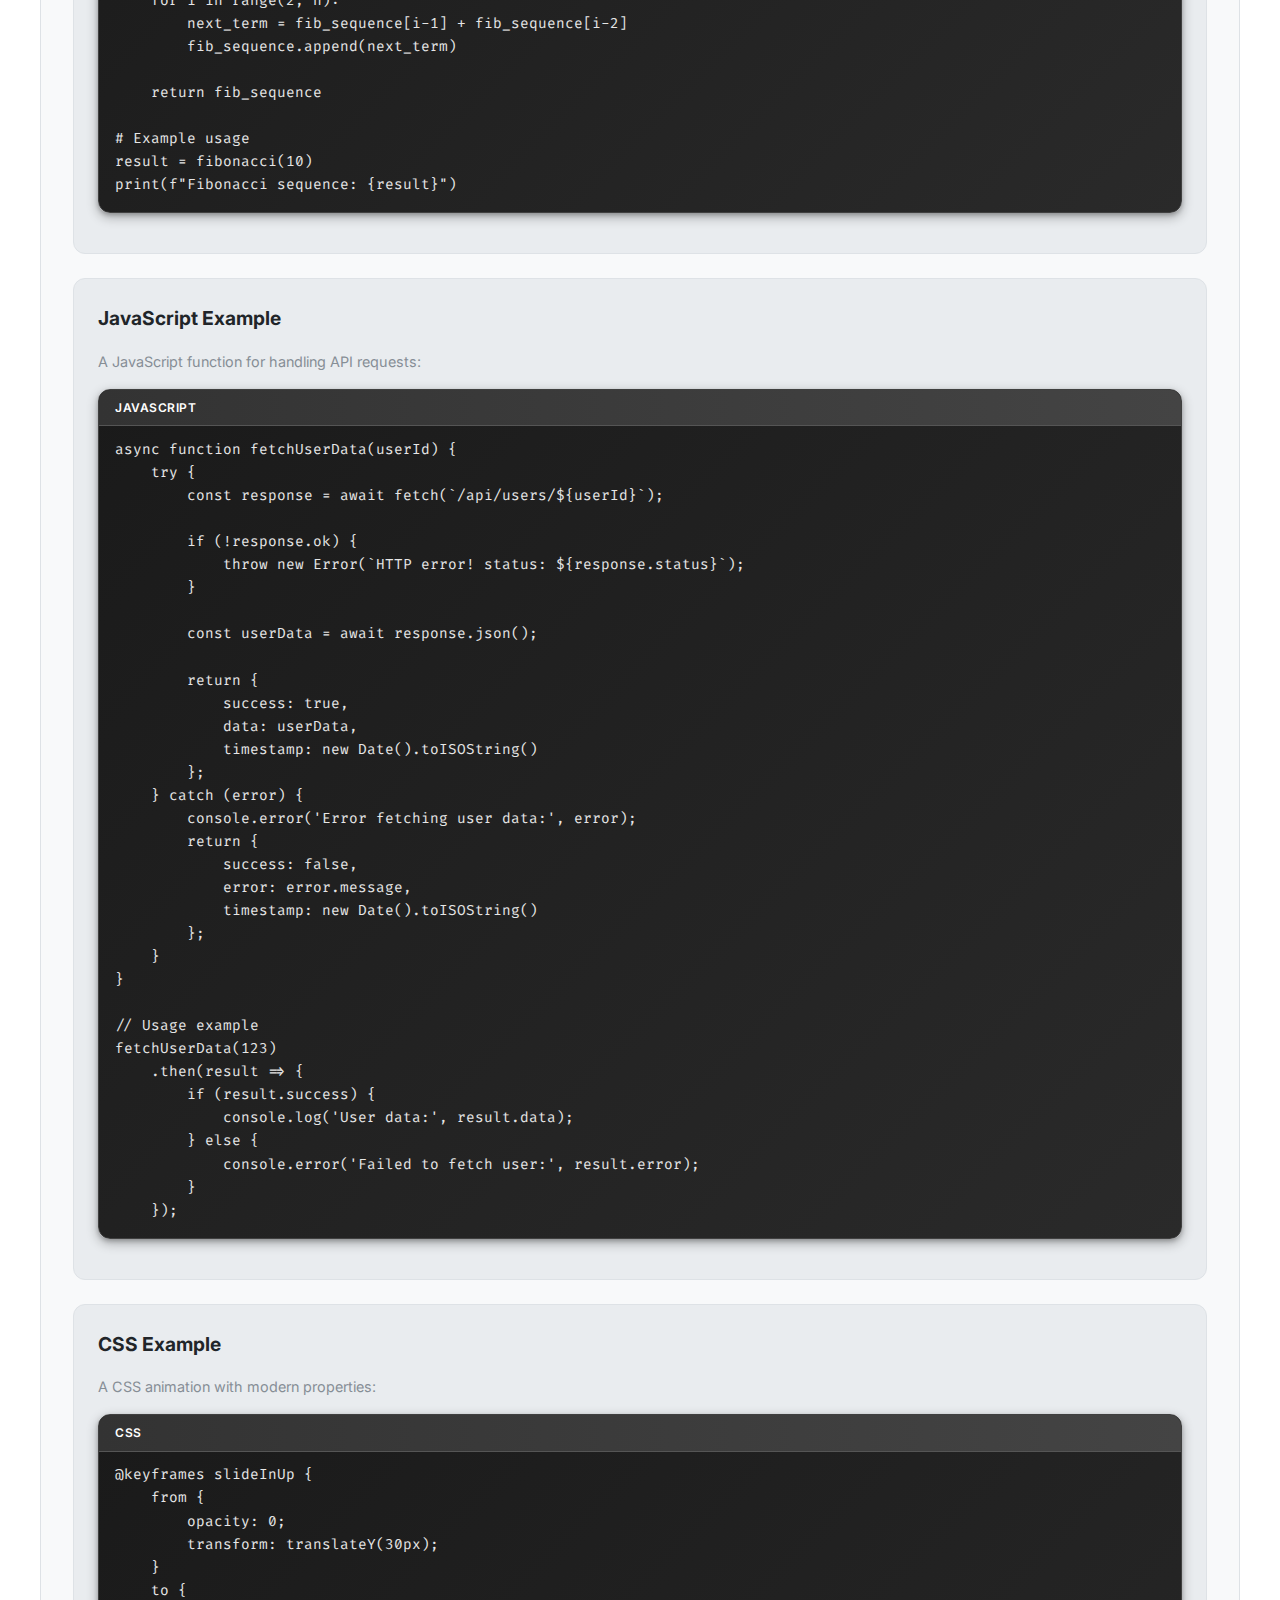
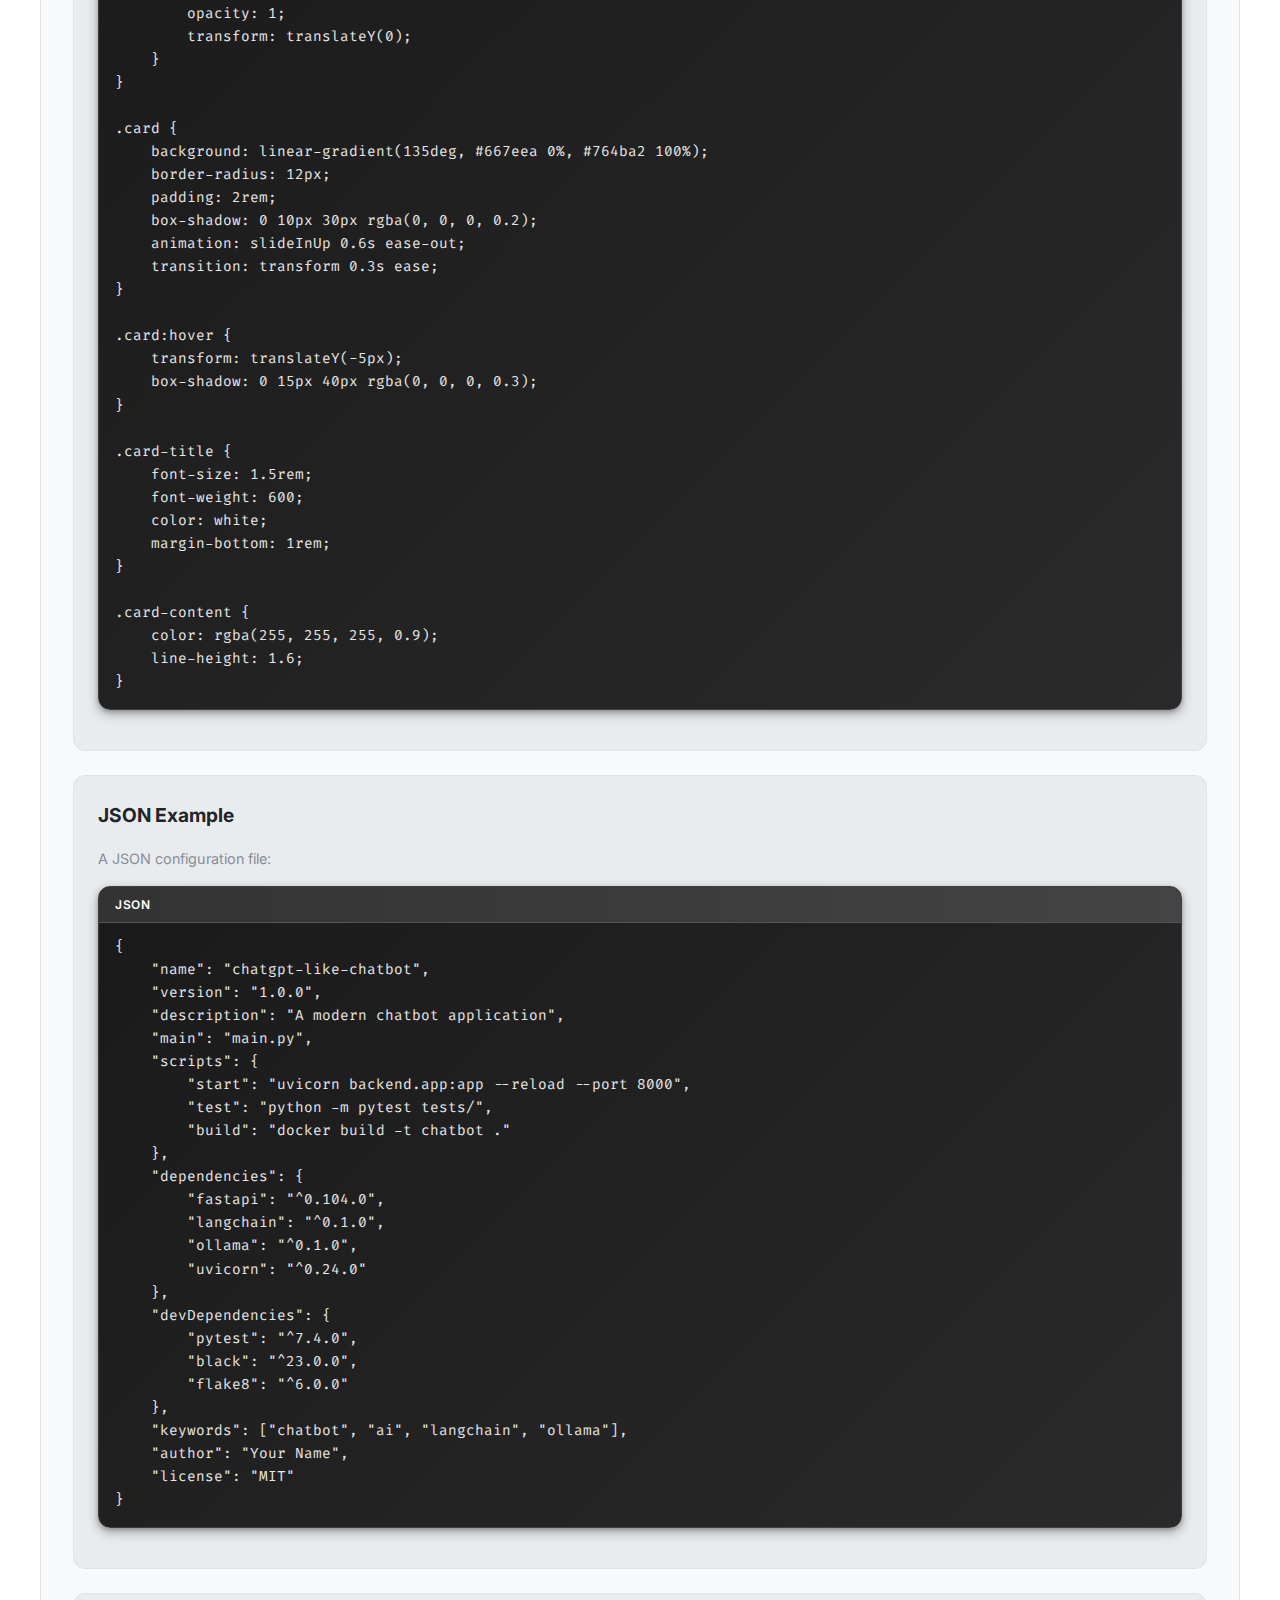
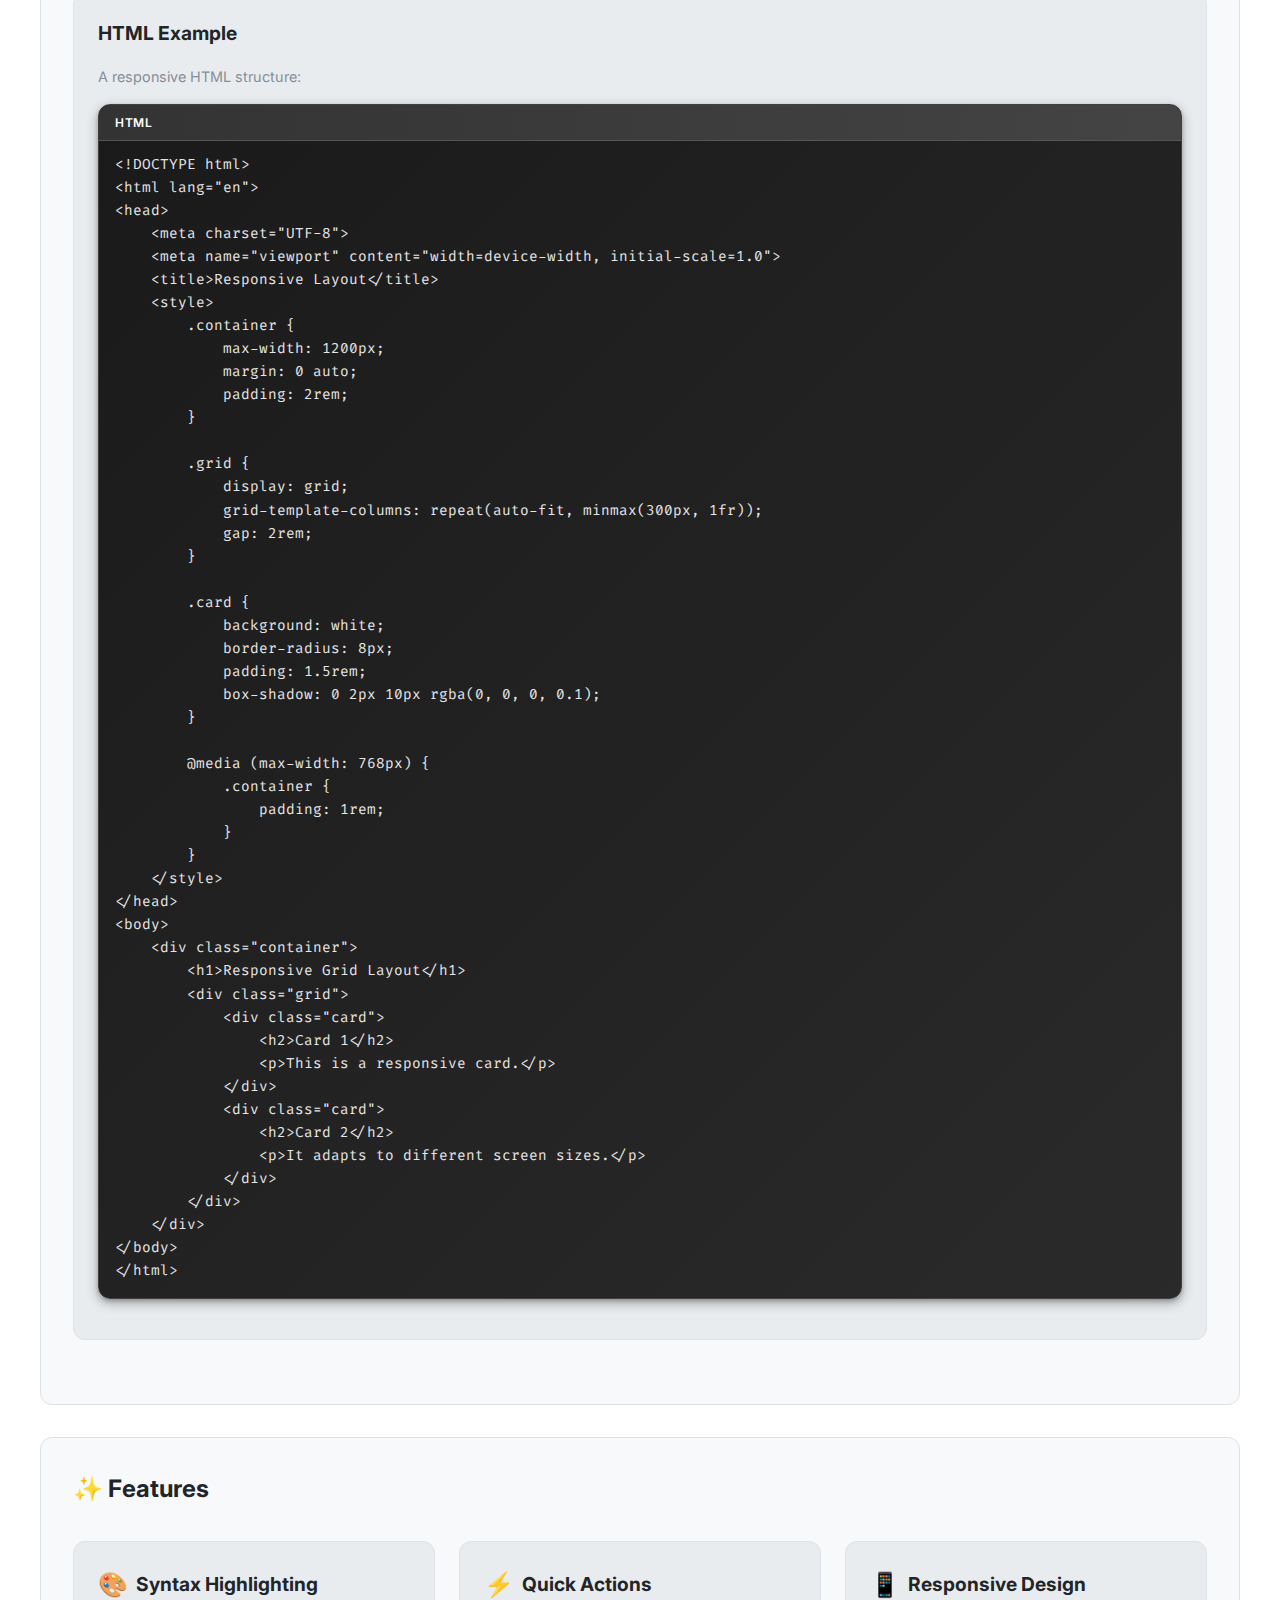
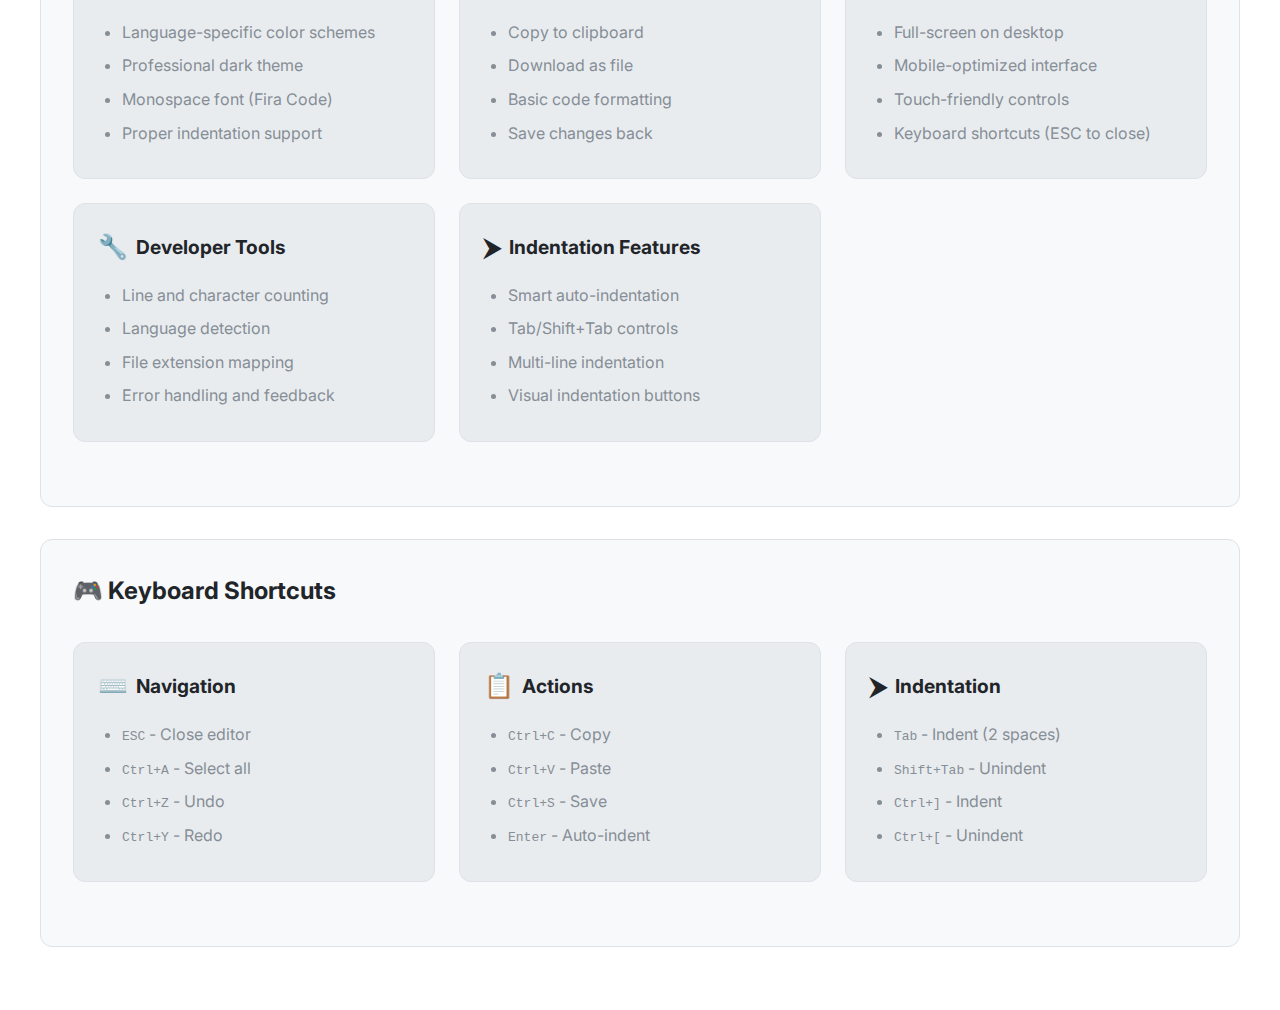
<file: tests/test_code_editor.html>
<!DOCTYPE html>
<html lang="en">
<head>
    <meta charset="UTF-8">
    <meta name="viewport" content="width=device-width, initial-scale=1.0">
    <title>Code Editor Demo - ChatGPT-like Chatbot</title>
    <link rel="stylesheet" href="/static/styles.css">
    <link href="https://fonts.googleapis.com/css2?family=Fira+Code:wght@300;400;500;600;700&family=Inter:wght@300;400;500;600;700&display=swap" rel="stylesheet">
    <style>
        body {
            padding: 2rem;
            background: var(--bg-primary);
            color: var(--text-primary);
            font-family: 'Inter', sans-serif;
        }
        .demo-container {
            max-width: 1200px;
            margin: 0 auto;
        }
        .demo-header {
            text-align: center;
            margin-bottom: 3rem;
            padding: 2rem;
            background: linear-gradient(135deg, var(--bg-secondary), var(--bg-tertiary));
            border-radius: var(--border-radius);
            border: 1px solid var(--border-color);
        }
        .demo-header h1 {
            margin: 0 0 1rem 0;
            color: var(--accent-color);
            font-size: 2.5rem;
        }
        .demo-header p {
            font-size: 1.1rem;
            color: var(--text-muted);
            margin: 0;
        }
        .demo-section {
            margin: 2rem 0;
            padding: 2rem;
            background: var(--bg-secondary);
            border: 1px solid var(--border-color);
            border-radius: var(--border-radius);
        }
        .demo-section h2 {
            margin: 0 0 1.5rem 0;
            color: var(--accent-color);
            font-size: 1.5rem;
        }
        .demo-section p {
            color: var(--text-muted);
            line-height: 1.6;
            margin-bottom: 1.5rem;
        }
        .code-examples {
            display: grid;
            gap: 1.5rem;
            margin: 2rem 0;
        }
        .code-example {
            background: var(--bg-tertiary);
            border: 1px solid var(--border-color);
            border-radius: var(--border-radius);
            padding: 1.5rem;
        }
        .code-example h3 {
            margin: 0 0 1rem 0;
            color: var(--text-primary);
            font-size: 1.2rem;
        }
        .code-example p {
            margin: 0 0 1rem 0;
            color: var(--text-muted);
            font-size: 0.9rem;
        }
        .features-grid {
            display: grid;
            grid-template-columns: repeat(auto-fit, minmax(300px, 1fr));
            gap: 1.5rem;
            margin: 2rem 0;
        }
        .feature-card {
            background: var(--bg-tertiary);
            border: 1px solid var(--border-color);
            border-radius: var(--border-radius);
            padding: 1.5rem;
            transition: var(--transition);
        }
        .feature-card:hover {
            transform: translateY(-2px);
            box-shadow: var(--shadow-md);
            border-color: var(--accent-color);
        }
        .feature-card h3 {
            margin: 0 0 1rem 0;
            color: var(--accent-color);
            font-size: 1.2rem;
            display: flex;
            align-items: center;
            gap: 0.5rem;
        }
        .feature-card .icon {
            font-size: 1.5rem;
        }
        .feature-card ul {
            margin: 0;
            padding-left: 1.5rem;
            color: var(--text-muted);
        }
        .feature-card li {
            margin: 0.5rem 0;
        }
        .back-link {
            display: inline-flex;
            align-items: center;
            gap: 0.5rem;
            background: var(--accent-color);
            color: white;
            padding: 0.75rem 1.5rem;
            border-radius: var(--border-radius);
            text-decoration: none;
            font-weight: 500;
            transition: var(--transition);
            margin-bottom: 2rem;
        }
        .back-link:hover {
            background: var(--accent-hover);
            transform: translateY(-1px);
        }
    </style>
</head>
<body>
    <div class="demo-container">
        <a href="/" class="back-link">
            <span>🏠</span>
            <span>Back to Main App</span>
        </a>
        
        <div class="demo-header">
            <h1>✏️ Code Editor Demo</h1>
            <p>Full-screen code editor with syntax highlighting, formatting, and export capabilities</p>
        </div>

        <div class="demo-section">
            <h2>🎯 How to Use</h2>
            <p>The code editor feature allows you to open any code block in a full-screen editor for better viewing, editing, and manipulation. Here's how it works:</p>
            
            <div class="features-grid">
                <div class="feature-card">
                    <h3><span class="icon">👆</span>Click to Edit</h3>
                    <ul>
                        <li>Hover over any code block</li>
                        <li>Click the "Edit" button that appears</li>
                        <li>Code opens in full-screen editor</li>
                    </ul>
                </div>
                
                <div class="feature-card">
                    <h3><span class="icon">⌨️</span>Edit & Format</h3>
                    <ul>
                        <li>Edit code directly in the textarea</li>
                        <li>Use the Format button for basic formatting</li>
                        <li>Real-time line and character count</li>
                    </ul>
                </div>
                
                <div class="feature-card">
                    <h3><span class="icon">📋</span>Copy & Download</h3>
                    <ul>
                        <li>Copy code to clipboard instantly</li>
                        <li>Download as file with proper extension</li>
                        <li>Save changes back to original block</li>
                    </ul>
                </div>
                
                <div class="feature-card">
                    <h3><span class="icon">🎨</span>Professional UI</h3>
                    <ul>
                        <li>Dark theme optimized for coding</li>
                        <li>Monospace font (Fira Code)</li>
                        <li>Responsive design for all devices</li>
                    </ul>
                </div>
            </div>
        </div>

        <div class="demo-section">
            <h2>🧪 Try It Out</h2>
            <p>Click the "Edit" button on any of the code blocks below to open them in the full-screen editor:</p>
            
            <div class="code-examples">
                <div class="code-example">
                    <h3>Python Example</h3>
                    <p>A simple Python function with proper syntax highlighting:</p>
                    <div class="code-block" data-language="python">
                        <code>def fibonacci(n):
    """Generate Fibonacci sequence up to n terms."""
    if n <= 0:
        return []
    elif n == 1:
        return [0]
    elif n == 2:
        return [0, 1]
    
    fib_sequence = [0, 1]
    for i in range(2, n):
        next_term = fib_sequence[i-1] + fib_sequence[i-2]
        fib_sequence.append(next_term)
    
    return fib_sequence

# Example usage
result = fibonacci(10)
print(f"Fibonacci sequence: {result}")</code>
                    </div>
                </div>
                
                <div class="code-example">
                    <h3>JavaScript Example</h3>
                    <p>A JavaScript function for handling API requests:</p>
                    <div class="code-block" data-language="javascript">
                        <code>async function fetchUserData(userId) {
    try {
        const response = await fetch(`/api/users/${userId}`);
        
        if (!response.ok) {
            throw new Error(`HTTP error! status: ${response.status}`);
        }
        
        const userData = await response.json();
        
        return {
            success: true,
            data: userData,
            timestamp: new Date().toISOString()
        };
    } catch (error) {
        console.error('Error fetching user data:', error);
        return {
            success: false,
            error: error.message,
            timestamp: new Date().toISOString()
        };
    }
}

// Usage example
fetchUserData(123)
    .then(result => {
        if (result.success) {
            console.log('User data:', result.data);
        } else {
            console.error('Failed to fetch user:', result.error);
        }
    });</code>
                    </div>
                </div>
                
                <div class="code-example">
                    <h3>CSS Example</h3>
                    <p>A CSS animation with modern properties:</p>
                    <div class="code-block" data-language="css">
                        <code>@keyframes slideInUp {
    from {
        opacity: 0;
        transform: translateY(30px);
    }
    to {
        opacity: 1;
        transform: translateY(0);
    }
}

.card {
    background: linear-gradient(135deg, #667eea 0%, #764ba2 100%);
    border-radius: 12px;
    padding: 2rem;
    box-shadow: 0 10px 30px rgba(0, 0, 0, 0.2);
    animation: slideInUp 0.6s ease-out;
    transition: transform 0.3s ease;
}

.card:hover {
    transform: translateY(-5px);
    box-shadow: 0 15px 40px rgba(0, 0, 0, 0.3);
}

.card-title {
    font-size: 1.5rem;
    font-weight: 600;
    color: white;
    margin-bottom: 1rem;
}

.card-content {
    color: rgba(255, 255, 255, 0.9);
    line-height: 1.6;
}</code>
                    </div>
                </div>
                
                <div class="code-example">
                    <h3>JSON Example</h3>
                    <p>A JSON configuration file:</p>
                    <div class="code-block" data-language="json">
                        <code>{
    "name": "chatgpt-like-chatbot",
    "version": "1.0.0",
    "description": "A modern chatbot application",
    "main": "main.py",
    "scripts": {
        "start": "uvicorn backend.app:app --reload --port 8000",
        "test": "python -m pytest tests/",
        "build": "docker build -t chatbot ."
    },
    "dependencies": {
        "fastapi": "^0.104.0",
        "langchain": "^0.1.0",
        "ollama": "^0.1.0",
        "uvicorn": "^0.24.0"
    },
    "devDependencies": {
        "pytest": "^7.4.0",
        "black": "^23.0.0",
        "flake8": "^6.0.0"
    },
    "keywords": ["chatbot", "ai", "langchain", "ollama"],
    "author": "Your Name",
    "license": "MIT"
}</code>
                    </div>
                </div>
                
                <div class="code-example">
                    <h3>HTML Example</h3>
                    <p>A responsive HTML structure:</p>
                    <div class="code-block" data-language="html">
                        <code>&lt;!DOCTYPE html&gt;
&lt;html lang="en"&gt;
&lt;head&gt;
    &lt;meta charset="UTF-8"&gt;
    &lt;meta name="viewport" content="width=device-width, initial-scale=1.0"&gt;
    &lt;title&gt;Responsive Layout&lt;/title&gt;
    &lt;style&gt;
        .container {
            max-width: 1200px;
            margin: 0 auto;
            padding: 2rem;
        }
        
        .grid {
            display: grid;
            grid-template-columns: repeat(auto-fit, minmax(300px, 1fr));
            gap: 2rem;
        }
        
        .card {
            background: white;
            border-radius: 8px;
            padding: 1.5rem;
            box-shadow: 0 2px 10px rgba(0, 0, 0, 0.1);
        }
        
        @media (max-width: 768px) {
            .container {
                padding: 1rem;
            }
        }
    &lt;/style&gt;
&lt;/head&gt;
&lt;body&gt;
    &lt;div class="container"&gt;
        &lt;h1&gt;Responsive Grid Layout&lt;/h1&gt;
        &lt;div class="grid"&gt;
            &lt;div class="card"&gt;
                &lt;h2&gt;Card 1&lt;/h2&gt;
                &lt;p&gt;This is a responsive card.&lt;/p&gt;
            &lt;/div&gt;
            &lt;div class="card"&gt;
                &lt;h2&gt;Card 2&lt;/h2&gt;
                &lt;p&gt;It adapts to different screen sizes.&lt;/p&gt;
            &lt;/div&gt;
        &lt;/div&gt;
    &lt;/div&gt;
&lt;/body&gt;
&lt;/html&gt;</code>
                    </div>
                </div>
            </div>
        </div>

        <div class="demo-section">
            <h2>✨ Features</h2>
            <div class="features-grid">
                <div class="feature-card">
                    <h3><span class="icon">🎨</span>Syntax Highlighting</h3>
                    <ul>
                        <li>Language-specific color schemes</li>
                        <li>Professional dark theme</li>
                        <li>Monospace font (Fira Code)</li>
                        <li>Proper indentation support</li>
                    </ul>
                </div>
                
                <div class="feature-card">
                    <h3><span class="icon">⚡</span>Quick Actions</h3>
                    <ul>
                        <li>Copy to clipboard</li>
                        <li>Download as file</li>
                        <li>Basic code formatting</li>
                        <li>Save changes back</li>
                    </ul>
                </div>
                
                <div class="feature-card">
                    <h3><span class="icon">📱</span>Responsive Design</h3>
                    <ul>
                        <li>Full-screen on desktop</li>
                        <li>Mobile-optimized interface</li>
                        <li>Touch-friendly controls</li>
                        <li>Keyboard shortcuts (ESC to close)</li>
                    </ul>
                </div>
                
                <div class="feature-card">
                    <h3><span class="icon">🔧</span>Developer Tools</h3>
                    <ul>
                        <li>Line and character counting</li>
                        <li>Language detection</li>
                        <li>File extension mapping</li>
                        <li>Error handling and feedback</li>
                    </ul>
                </div>
                
                <div class="feature-card">
                    <h3><span class="icon">⮞</span>Indentation Features</h3>
                    <ul>
                        <li>Smart auto-indentation</li>
                        <li>Tab/Shift+Tab controls</li>
                        <li>Multi-line indentation</li>
                        <li>Visual indentation buttons</li>
                    </ul>
                </div>
            </div>
        </div>

        <div class="demo-section">
            <h2>🎮 Keyboard Shortcuts</h2>
            <div class="features-grid">
                <div class="feature-card">
                    <h3><span class="icon">⌨️</span>Navigation</h3>
                    <ul>
                        <li><kbd>ESC</kbd> - Close editor</li>
                        <li><kbd>Ctrl+A</kbd> - Select all</li>
                        <li><kbd>Ctrl+Z</kbd> - Undo</li>
                        <li><kbd>Ctrl+Y</kbd> - Redo</li>
                    </ul>
                </div>
                
                <div class="feature-card">
                    <h3><span class="icon">📋</span>Actions</h3>
                    <ul>
                        <li><kbd>Ctrl+C</kbd> - Copy</li>
                        <li><kbd>Ctrl+V</kbd> - Paste</li>
                        <li><kbd>Ctrl+S</kbd> - Save</li>
                        <li><kbd>Enter</kbd> - Auto-indent</li>
                    </ul>
                </div>
                
                <div class="feature-card">
                    <h3><span class="icon">⮞</span>Indentation</h3>
                    <ul>
                        <li><kbd>Tab</kbd> - Indent (2 spaces)</li>
                        <li><kbd>Shift+Tab</kbd> - Unindent</li>
                        <li><kbd>Ctrl+]</kbd> - Indent</li>
                        <li><kbd>Ctrl+[</kbd> - Unindent</li>
                    </ul>
                </div>
            </div>
        </div>
    </div>

    <script src="/static/app.js"></script>
    <script>
        // Initialize the demo
        document.addEventListener('DOMContentLoaded', () => {
            console.log('Code Editor Demo loaded successfully');
            
            // Add some interactivity
            const codeBlocks = document.querySelectorAll('.code-block');
            codeBlocks.forEach(block => {
                block.addEventListener('mouseenter', () => {
                    console.log('Hovering over code block');
                });
            });
        });
    </script>
</body>
</html>
</file>
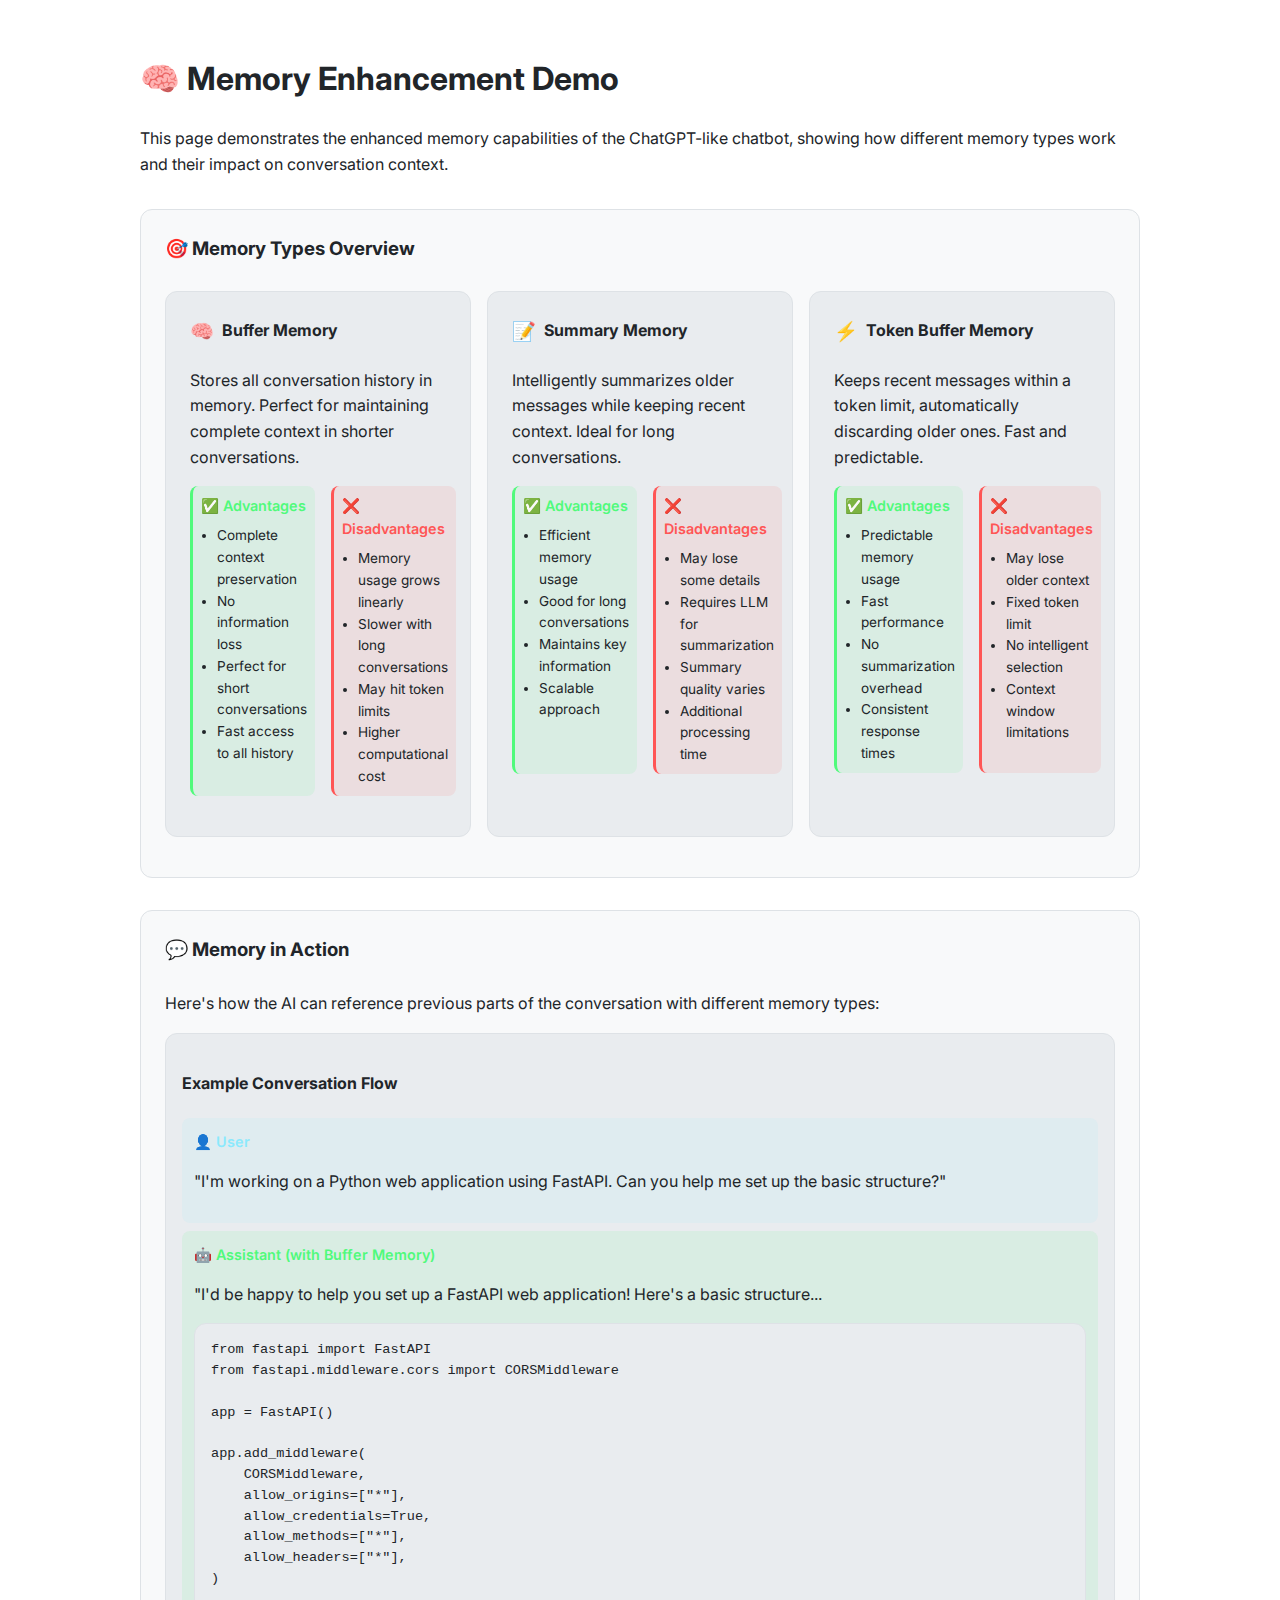
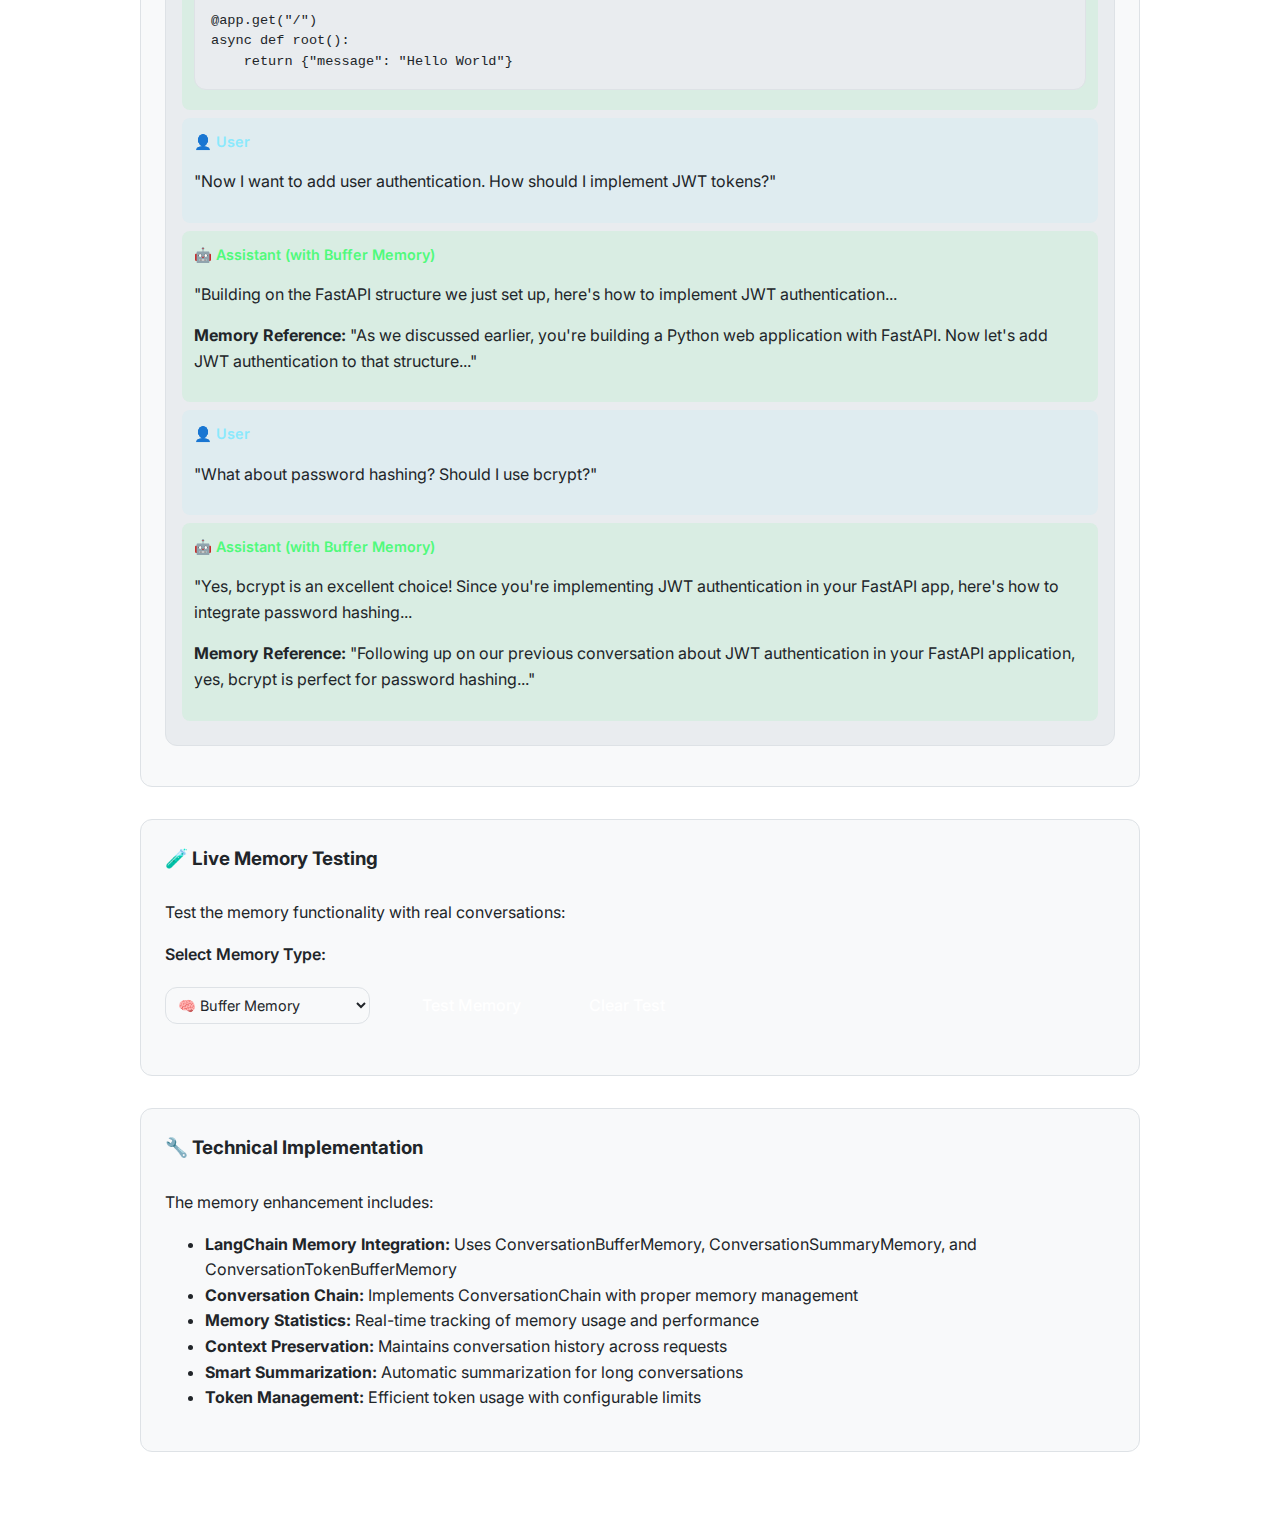
<file: tests/test_memory_demo.html>
<!DOCTYPE html>
<html lang="en">
<head>
    <meta charset="UTF-8">
    <meta name="viewport" content="width=device-width, initial-scale=1.0">
    <title>Memory Enhancement Demo</title>
    <link rel="stylesheet" href="/static/styles.css">
    <link href="https://fonts.googleapis.com/css2?family=Fira+Code:wght@300;400;500;600;700&family=Inter:wght@300;400;500;600;700&display=swap" rel="stylesheet">
    <style>
        body {
            padding: 2rem;
            background: var(--bg-primary);
            color: var(--text-primary);
            font-family: 'Inter', sans-serif;
        }
        .demo-container {
            max-width: 1000px;
            margin: 0 auto;
        }
        .demo-section {
            margin: 2rem 0;
            padding: 1.5rem;
            border: 1px solid var(--border-color);
            border-radius: var(--border-radius);
            background: var(--bg-secondary);
        }
        .demo-section h3 {
            margin-top: 0;
            color: var(--text-primary);
            border-bottom: 2px solid var(--accent-color);
            padding-bottom: 0.5rem;
        }
        .memory-types {
            display: grid;
            grid-template-columns: repeat(auto-fit, minmax(300px, 1fr));
            gap: 1rem;
            margin: 1rem 0;
        }
        .memory-type-card {
            background: var(--bg-tertiary);
            padding: 1.5rem;
            border-radius: var(--border-radius);
            border: 1px solid var(--border-color);
            transition: var(--transition);
        }
        .memory-type-card:hover {
            transform: translateY(-2px);
            box-shadow: var(--shadow-lg);
        }
        .memory-type-card h4 {
            color: var(--accent-color);
            margin-top: 0;
            display: flex;
            align-items: center;
            gap: 0.5rem;
        }
        .memory-type-card .icon {
            font-size: 1.2rem;
        }
        .pros-cons {
            display: grid;
            grid-template-columns: 1fr 1fr;
            gap: 1rem;
            margin: 1rem 0;
        }
        .pros, .cons {
            padding: 0.5rem;
            border-radius: var(--border-radius-sm);
        }
        .pros {
            background: rgba(80, 250, 123, 0.1);
            border-left: 3px solid #50fa7b;
        }
        .cons {
            background: rgba(255, 85, 85, 0.1);
            border-left: 3px solid #ff5555;
        }
        .pros h5, .cons h5 {
            margin: 0 0 0.5rem 0;
            font-size: 0.9rem;
            font-weight: 600;
        }
        .pros h5 {
            color: #50fa7b;
        }
        .cons h5 {
            color: #ff5555;
        }
        .pros ul, .cons ul {
            margin: 0;
            padding-left: 1rem;
            font-size: 0.85rem;
        }
        .test-conversation {
            background: var(--bg-tertiary);
            border: 1px solid var(--border-color);
            border-radius: var(--border-radius);
            padding: 1rem;
            margin: 1rem 0;
        }
        .test-message {
            margin: 0.5rem 0;
            padding: 0.75rem;
            border-radius: var(--border-radius-sm);
            border-left: 3px solid var(--accent-color);
        }
        .test-message.user {
            background: rgba(139, 233, 253, 0.1);
            border-left-color: #8be9fd;
        }
        .test-message.assistant {
            background: rgba(80, 250, 123, 0.1);
            border-left-color: #50fa7b;
        }
        .test-message h5 {
            margin: 0 0 0.5rem 0;
            font-size: 0.9rem;
            font-weight: 600;
        }
        .test-message.user h5 {
            color: #8be9fd;
        }
        .test-message.assistant h5 {
            color: #50fa7b;
        }
        .test-button {
            background: var(--accent-color);
            color: white;
            border: none;
            padding: 0.75rem 1.5rem;
            border-radius: var(--border-radius);
            cursor: pointer;
            font-size: 1rem;
            margin: 0.5rem;
            transition: var(--transition);
        }
        .test-button:hover {
            background: var(--accent-hover);
            transform: translateY(-1px);
        }
        .test-button:disabled {
            opacity: 0.6;
            cursor: not-allowed;
            transform: none;
        }
        .memory-stats-display {
            background: var(--bg-tertiary);
            border: 1px solid var(--border-color);
            border-radius: var(--border-radius);
            padding: 1rem;
            margin: 1rem 0;
            display: none;
        }
        .memory-stats-display.show {
            display: block;
        }
        .stats-grid {
            display: grid;
            grid-template-columns: repeat(auto-fit, minmax(200px, 1fr));
            gap: 1rem;
        }
        .stat-item {
            text-align: center;
            padding: 0.5rem;
            background: var(--bg-primary);
            border-radius: var(--border-radius-sm);
        }
        .stat-value {
            font-size: 1.5rem;
            font-weight: 700;
            color: var(--accent-color);
        }
        .stat-label {
            font-size: 0.8rem;
            color: var(--text-muted);
            margin-top: 0.25rem;
        }
    </style>
</head>
<body>
    <div class="demo-container">
        <h1>🧠 Memory Enhancement Demo</h1>
        <p>This page demonstrates the enhanced memory capabilities of the ChatGPT-like chatbot, showing how different memory types work and their impact on conversation context.</p>

        <div class="demo-section">
            <h3>🎯 Memory Types Overview</h3>
            <div class="memory-types">
                <div class="memory-type-card">
                    <h4><span class="icon">🧠</span>Buffer Memory</h4>
                    <p>Stores all conversation history in memory. Perfect for maintaining complete context in shorter conversations.</p>
                    <div class="pros-cons">
                        <div class="pros">
                            <h5>✅ Advantages</h5>
                            <ul>
                                <li>Complete context preservation</li>
                                <li>No information loss</li>
                                <li>Perfect for short conversations</li>
                                <li>Fast access to all history</li>
                            </ul>
                        </div>
                        <div class="cons">
                            <h5>❌ Disadvantages</h5>
                            <ul>
                                <li>Memory usage grows linearly</li>
                                <li>Slower with long conversations</li>
                                <li>May hit token limits</li>
                                <li>Higher computational cost</li>
                            </ul>
                        </div>
                    </div>
                </div>

                <div class="memory-type-card">
                    <h4><span class="icon">📝</span>Summary Memory</h4>
                    <p>Intelligently summarizes older messages while keeping recent context. Ideal for long conversations.</p>
                    <div class="pros-cons">
                        <div class="pros">
                            <h5>✅ Advantages</h5>
                            <ul>
                                <li>Efficient memory usage</li>
                                <li>Good for long conversations</li>
                                <li>Maintains key information</li>
                                <li>Scalable approach</li>
                            </ul>
                        </div>
                        <div class="cons">
                            <h5>❌ Disadvantages</h5>
                            <ul>
                                <li>May lose some details</li>
                                <li>Requires LLM for summarization</li>
                                <li>Summary quality varies</li>
                                <li>Additional processing time</li>
                            </ul>
                        </div>
                    </div>
                </div>

                <div class="memory-type-card">
                    <h4><span class="icon">⚡</span>Token Buffer Memory</h4>
                    <p>Keeps recent messages within a token limit, automatically discarding older ones. Fast and predictable.</p>
                    <div class="pros-cons">
                        <div class="pros">
                            <h5>✅ Advantages</h5>
                            <ul>
                                <li>Predictable memory usage</li>
                                <li>Fast performance</li>
                                <li>No summarization overhead</li>
                                <li>Consistent response times</li>
                            </ul>
                        </div>
                        <div class="cons">
                            <h5>❌ Disadvantages</h5>
                            <ul>
                                <li>May lose older context</li>
                                <li>Fixed token limit</li>
                                <li>No intelligent selection</li>
                                <li>Context window limitations</li>
                            </ul>
                        </div>
                    </div>
                </div>
            </div>
        </div>

        <div class="demo-section">
            <h3>💬 Memory in Action</h3>
            <p>Here's how the AI can reference previous parts of the conversation with different memory types:</p>
            
            <div class="test-conversation">
                <h4>Example Conversation Flow</h4>
                
                <div class="test-message user">
                    <h5>👤 User</h5>
                    <p>"I'm working on a Python web application using FastAPI. Can you help me set up the basic structure?"</p>
                </div>
                
                <div class="test-message assistant">
                    <h5>🤖 Assistant (with Buffer Memory)</h5>
                    <p>"I'd be happy to help you set up a FastAPI web application! Here's a basic structure...</p>
                    <pre><code>from fastapi import FastAPI
from fastapi.middleware.cors import CORSMiddleware

app = FastAPI()

app.add_middleware(
    CORSMiddleware,
    allow_origins=["*"],
    allow_credentials=True,
    allow_methods=["*"],
    allow_headers=["*"],
)

@app.get("/")
async def root():
    return {"message": "Hello World"}</code></pre>
                </div>
                
                <div class="test-message user">
                    <h5>👤 User</h5>
                    <p>"Now I want to add user authentication. How should I implement JWT tokens?"</p>
                </div>
                
                <div class="test-message assistant">
                    <h5>🤖 Assistant (with Buffer Memory)</h5>
                    <p>"Building on the FastAPI structure we just set up, here's how to implement JWT authentication...</p>
                    <p><strong>Memory Reference:</strong> "As we discussed earlier, you're building a Python web application with FastAPI. Now let's add JWT authentication to that structure..."</p>
                </div>
                
                <div class="test-message user">
                    <h5>👤 User</h5>
                    <p>"What about password hashing? Should I use bcrypt?"</p>
                </div>
                
                <div class="test-message assistant">
                    <h5>🤖 Assistant (with Buffer Memory)</h5>
                    <p>"Yes, bcrypt is an excellent choice! Since you're implementing JWT authentication in your FastAPI app, here's how to integrate password hashing...</p>
                    <p><strong>Memory Reference:</strong> "Following up on our previous conversation about JWT authentication in your FastAPI application, yes, bcrypt is perfect for password hashing..."</p>
                </div>
            </div>
        </div>

        <div class="demo-section">
            <h3>🧪 Live Memory Testing</h3>
            <p>Test the memory functionality with real conversations:</p>
            
            <div class="memory-stats-display" id="memoryStatsDisplay">
                <h4>Current Memory Statistics</h4>
                <div class="stats-grid">
                    <div class="stat-item">
                        <div class="stat-value" id="memoryTypeValue">Buffer</div>
                        <div class="stat-label">Memory Type</div>
                    </div>
                    <div class="stat-item">
                        <div class="stat-value" id="messageCountValue">0</div>
                        <div class="stat-label">Messages in Memory</div>
                    </div>
                    <div class="stat-item">
                        <div class="stat-value" id="bufferLengthValue">-</div>
                        <div class="stat-label">Buffer Length</div>
                    </div>
                    <div class="stat-item">
                        <div class="stat-value" id="tokenCountValue">-</div>
                        <div class="stat-label">Token Count</div>
                    </div>
                </div>
            </div>
            
            <div style="margin: 1rem 0;">
                <label for="testMemoryType" style="display: block; margin-bottom: 0.5rem; font-weight: 600;">Select Memory Type:</label>
                <select id="testMemoryType" style="padding: 0.5rem; border: 1px solid var(--border-color); border-radius: var(--border-radius); background: var(--bg-secondary); color: var(--text-primary); margin-right: 1rem;">
                    <option value="buffer">🧠 Buffer Memory</option>
                    <option value="summary">📝 Summary Memory</option>
                    <option value="token_buffer">⚡ Token Buffer Memory</option>
                </select>
                <button class="test-button" onclick="testMemoryFunctionality()">Test Memory</button>
                <button class="test-button" onclick="clearTestConversation()">Clear Test</button>
            </div>
            
            <div id="testConversation" style="margin-top: 1rem;"></div>
        </div>

        <div class="demo-section">
            <h3>🔧 Technical Implementation</h3>
            <p>The memory enhancement includes:</p>
            <ul>
                <li><strong>LangChain Memory Integration:</strong> Uses ConversationBufferMemory, ConversationSummaryMemory, and ConversationTokenBufferMemory</li>
                <li><strong>Conversation Chain:</strong> Implements ConversationChain with proper memory management</li>
                <li><strong>Memory Statistics:</strong> Real-time tracking of memory usage and performance</li>
                <li><strong>Context Preservation:</strong> Maintains conversation history across requests</li>
                <li><strong>Smart Summarization:</strong> Automatic summarization for long conversations</li>
                <li><strong>Token Management:</strong> Efficient token usage with configurable limits</li>
            </ul>
        </div>
    </div>

    <script>
        let testConversationId = null;
        let testMessages = [];

        function testMemoryFunctionality() {
            const memoryType = document.getElementById('testMemoryType').value;
            const conversationDiv = document.getElementById('testConversation');
            
            if (!testConversationId) {
                testConversationId = 'test-memory-' + Date.now();
                testMessages = [];
            }
            
            // Add a test message
            const testMessage = `Test memory with ${memoryType} memory type. This is message ${testMessages.length + 1} in our conversation.`;
            testMessages.push({ role: 'user', content: testMessage });
            
            // Display the conversation
            displayTestConversation();
            
            // Simulate API call
            simulateMemoryTest(memoryType, testMessage);
        }

        function displayTestConversation() {
            const conversationDiv = document.getElementById('testConversation');
            conversationDiv.innerHTML = '<h4>Test Conversation</h4>';
            
            testMessages.forEach((msg, index) => {
                const messageDiv = document.createElement('div');
                messageDiv.className = `test-message ${msg.role}`;
                messageDiv.innerHTML = `
                    <h5>${msg.role === 'user' ? '👤 User' : '🤖 Assistant'}</h5>
                    <p>${msg.content}</p>
                `;
                conversationDiv.appendChild(messageDiv);
            });
        }

        function simulateMemoryTest(memoryType, message) {
            // Simulate API response with memory stats
            setTimeout(() => {
                const response = generateMemoryResponse(memoryType, message);
                testMessages.push({ role: 'assistant', content: response.content });
                
                // Update memory stats display
                updateMemoryStatsDisplay(response.memory_stats);
                
                // Display updated conversation
                displayTestConversation();
            }, 1000);
        }

        function generateMemoryResponse(memoryType, userMessage) {
            const responses = {
                buffer: {
                    content: `I understand you're testing ${memoryType} memory. I can see all ${testMessages.length} messages in our conversation history. This memory type keeps everything in context, so I have complete access to our previous discussion.`,
                    memory_stats: {
                        type: 'ConversationBufferMemory',
                        message_count: testMessages.length,
                        buffer_length: testMessages.length * 50, // Approximate
                        token_count: testMessages.length * 30
                    }
                },
                summary: {
                    content: `I'm using ${memoryType} memory, which means I've summarized our earlier conversation while keeping the recent context. This helps me maintain relevant information without using too much memory.`,
                    memory_stats: {
                        type: 'ConversationSummaryMemory',
                        message_count: testMessages.length,
                        has_summary: true,
                        token_count: testMessages.length * 20
                    }
                },
                token_buffer: {
                    content: `With ${memoryType} memory, I'm keeping the most recent messages within a token limit. This ensures fast responses while maintaining recent context.`,
                    memory_stats: {
                        type: 'ConversationTokenBufferMemory',
                        message_count: Math.min(testMessages.length, 10),
                        token_count: Math.min(testMessages.length * 25, 2000)
                    }
                }
            };
            
            return responses[memoryType] || responses.buffer;
        }

        function updateMemoryStatsDisplay(stats) {
            const display = document.getElementById('memoryStatsDisplay');
            const typeValue = document.getElementById('memoryTypeValue');
            const countValue = document.getElementById('messageCountValue');
            const bufferValue = document.getElementById('bufferLengthValue');
            const tokenValue = document.getElementById('tokenCountValue');
            
            display.classList.add('show');
            
            typeValue.textContent = stats.type.replace('Conversation', '').replace('Memory', '');
            countValue.textContent = stats.message_count || 0;
            bufferValue.textContent = stats.buffer_length || '-';
            tokenValue.textContent = stats.token_count || '-';
        }

        function clearTestConversation() {
            testConversationId = null;
            testMessages = [];
            document.getElementById('testConversation').innerHTML = '';
            document.getElementById('memoryStatsDisplay').classList.remove('show');
        }

        // Initialize
        document.addEventListener('DOMContentLoaded', () => {
            console.log('Memory Enhancement Demo loaded');
        });
    </script>
</body>
</html>
</file>
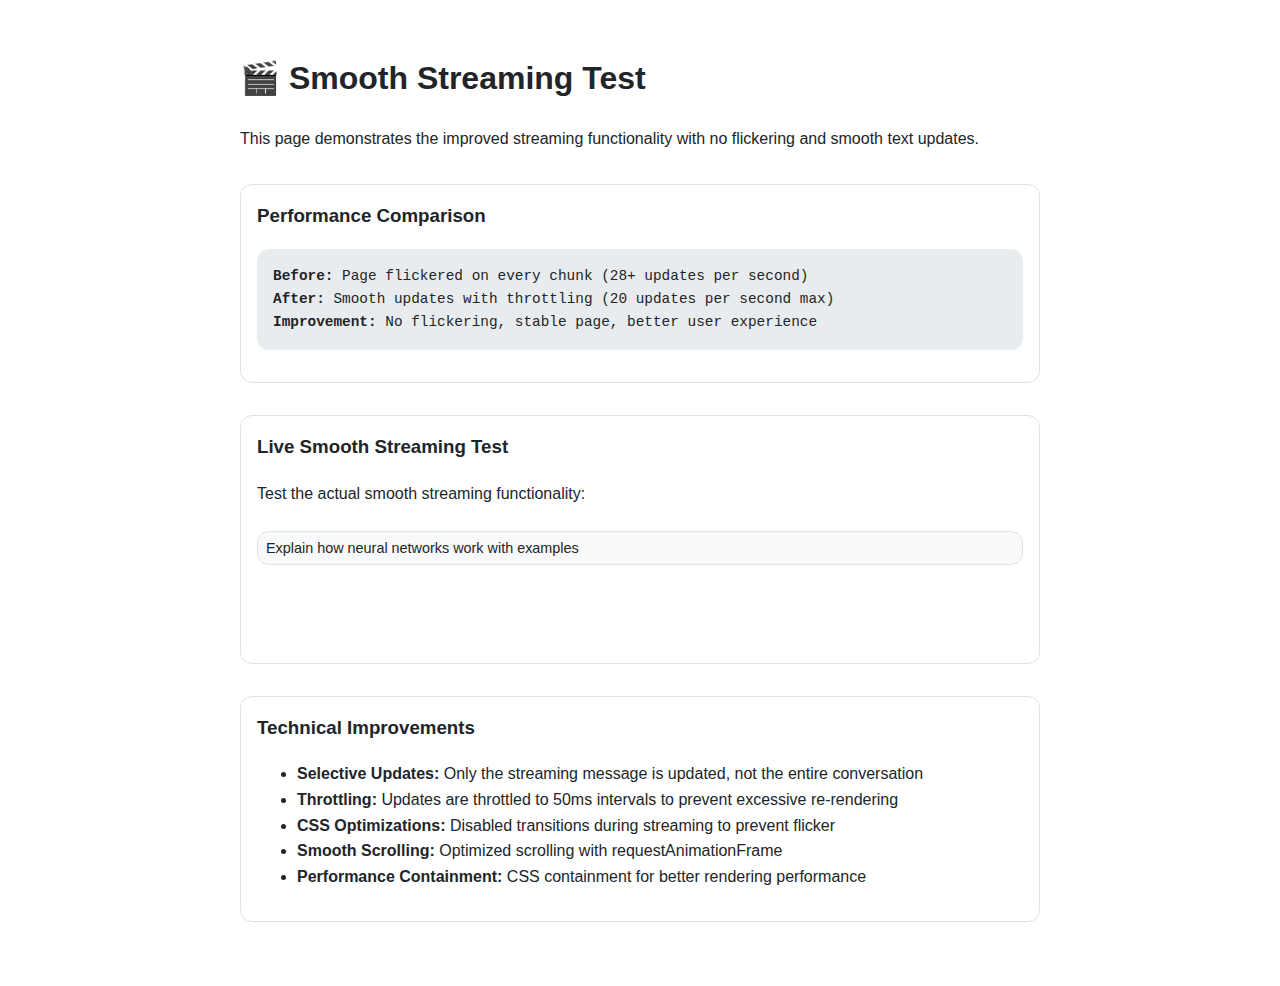
<file: tests/test_smooth_streaming.html>
<!DOCTYPE html>
<html lang="en">
<head>
    <meta charset="UTF-8">
    <meta name="viewport" content="width=device-width, initial-scale=1.0">
    <title>Smooth Streaming Test</title>
    <link rel="stylesheet" href="/static/styles.css">
    <style>
        body {
            padding: 2rem;
            background: var(--bg-primary);
            color: var(--text-primary);
        }
        .test-container {
            max-width: 800px;
            margin: 0 auto;
        }
        .test-section {
            margin: 2rem 0;
            padding: 1rem;
            border: 1px solid var(--border-color);
            border-radius: var(--border-radius);
        }
        .test-section h3 {
            margin-top: 0;
            color: var(--text-primary);
        }
        .demo-message {
            background: var(--bg-secondary);
            padding: 1rem;
            border-radius: var(--border-radius);
            margin: 1rem 0;
            border-left: 3px solid var(--accent-color);
        }
        .demo-streaming {
            background: linear-gradient(90deg, var(--bg-secondary) 0%, var(--bg-tertiary) 100%);
            border-left: 3px solid var(--accent-color);
        }
        .demo-text {
            margin-bottom: 0.5rem;
        }
        .demo-typing {
            display: inline-flex;
            align-items: center;
            gap: 0.25rem;
        }
        .demo-dot {
            width: 6px;
            height: 6px;
            border-radius: 50%;
            background-color: var(--text-muted);
            animation: typing 1.4s infinite ease-in-out;
        }
        .demo-dot:nth-child(1) { animation-delay: -0.32s; }
        .demo-dot:nth-child(2) { animation-delay: -0.16s; }
        .demo-dot:nth-child(3) { animation-delay: 0s; }
        
        @keyframes typing {
            0%, 80%, 100% {
                transform: scale(0.8);
                opacity: 0.5;
            }
            40% {
                transform: scale(1);
                opacity: 1;
            }
        }
        
        .demo-cursor {
            animation: blink 1s infinite;
            margin-left: 2px;
        }
        
        @keyframes blink {
            0%, 50% { opacity: 1; }
            51%, 100% { opacity: 0; }
        }
        
        .test-button {
            background: var(--accent-color);
            color: white;
            border: none;
            padding: 0.75rem 1.5rem;
            border-radius: var(--border-radius);
            cursor: pointer;
            font-size: 1rem;
            margin: 0.5rem;
            transition: var(--transition);
        }
        
        .test-button:hover {
            background: var(--accent-hover);
            transform: translateY(-1px);
        }
        
        .test-button:disabled {
            opacity: 0.6;
            cursor: not-allowed;
            transform: none;
        }
        
        .performance-info {
            background: var(--bg-tertiary);
            padding: 1rem;
            border-radius: var(--border-radius);
            margin: 1rem 0;
            font-family: monospace;
            font-size: 0.9rem;
        }
    </style>
</head>
<body>
    <div class="test-container">
        <h1>🎬 Smooth Streaming Test</h1>
        <p>This page demonstrates the improved streaming functionality with no flickering and smooth text updates.</p>

        <div class="test-section">
            <h3>Performance Comparison</h3>
            <div class="performance-info">
                <strong>Before:</strong> Page flickered on every chunk (28+ updates per second)<br>
                <strong>After:</strong> Smooth updates with throttling (20 updates per second max)<br>
                <strong>Improvement:</strong> No flickering, stable page, better user experience
            </div>
        </div>

        <div class="test-section">
            <h3>Live Smooth Streaming Test</h3>
            <p>Test the actual smooth streaming functionality:</p>
            <input type="text" id="testInput" placeholder="Enter your message..." value="Explain how neural networks work with examples" style="width: 100%; padding: 0.5rem; margin: 0.5rem 0; border: 1px solid var(--border-color); border-radius: var(--border-radius); background: var(--bg-secondary); color: var(--text-primary);">
            <button class="test-button" onclick="testSmoothStreaming()">Send Message</button>
            <div id="liveMessages" style="margin-top: 1rem;"></div>
        </div>

        <div class="test-section">
            <h3>Technical Improvements</h3>
            <ul>
                <li><strong>Selective Updates:</strong> Only the streaming message is updated, not the entire conversation</li>
                <li><strong>Throttling:</strong> Updates are throttled to 50ms intervals to prevent excessive re-rendering</li>
                <li><strong>CSS Optimizations:</strong> Disabled transitions during streaming to prevent flicker</li>
                <li><strong>Smooth Scrolling:</strong> Optimized scrolling with requestAnimationFrame</li>
                <li><strong>Performance Containment:</strong> CSS containment for better rendering performance</li>
            </ul>
        </div>
    </div>

    <script>
        let updateThrottle = null;
        let streamingMessage = null;
        let chunkCount = 0;
        let startTime = null;

        // Efficient streaming message update (same as main app)
        function updateStreamingMessage(message, messageElement) {
            const contentElement = messageElement.querySelector('div');
            if (!contentElement) return;
            
            // Throttle updates to prevent excessive re-rendering
            if (updateThrottle) {
                clearTimeout(updateThrottle);
            }
            
            updateThrottle = setTimeout(() => {
                // Update content
                contentElement.innerHTML = message.content;
                
                // Update typing indicator
                if (message.streaming) {
                    const existingIndicator = contentElement.querySelector('.demo-typing');
                    if (!existingIndicator) {
                        const typingIndicator = document.createElement("span");
                        typingIndicator.className = "demo-typing";
                        typingIndicator.innerHTML = '<span class="demo-dot"></span><span class="demo-dot"></span><span class="demo-dot"></span>';
                        contentElement.appendChild(typingIndicator);
                    }
                } else {
                    // Remove typing indicator when streaming is complete
                    const existingIndicator = contentElement.querySelector('.demo-typing');
                    if (existingIndicator) {
                        existingIndicator.remove();
                    }
                    // Remove streaming class
                    messageElement.classList.remove('demo-streaming');
                }
                
                updateThrottle = null;
            }, 50); // Update every 50ms instead of on every chunk
        }

        // Live streaming test
        async function testSmoothStreaming() {
            const input = document.getElementById('testInput');
            const message = input.value.trim();
            if (!message) return;

            const container = document.getElementById('liveMessages');
            
            // Create user message
            const userMessage = document.createElement('div');
            userMessage.className = 'demo-message';
            userMessage.innerHTML = `<strong>You:</strong> ${message}`;
            container.appendChild(userMessage);

            // Create streaming message
            const streamingMessageDiv = document.createElement('div');
            streamingMessageDiv.className = 'demo-message demo-streaming';
            streamingMessageDiv.innerHTML = `
                <div class="demo-text"><strong>AI:</strong> <span id="streaming-content"></span><span class="demo-cursor">|</span></div>
                <div class="demo-typing">
                    <span class="demo-dot"></span>
                    <span class="demo-dot"></span>
                    <span class="demo-dot"></span>
                </div>
            `;
            container.appendChild(streamingMessageDiv);

            const contentSpan = document.getElementById('streaming-content');
            const typingIndicator = streamingMessageDiv.querySelector('.demo-typing');
            const cursor = streamingMessageDiv.querySelector('.demo-cursor');

            // Initialize streaming state
            streamingMessage = { content: '', streaming: true };
            chunkCount = 0;
            startTime = Date.now();

            try {
                const response = await fetch('/api/chat/stream', {
                    method: 'POST',
                    headers: {
                        'Content-Type': 'application/json',
                        'Authorization': 'Bearer devtoken123'
                    },
                    body: JSON.stringify({
                        message: message,
                        conversation: { id: 'test-smooth-streaming', messages: [] },
                        lang: 'en'
                    })
                });

                if (!response.ok) {
                    throw new Error(`HTTP ${response.status}: ${response.statusText}`);
                }

                const reader = response.body.getReader();
                const decoder = new TextDecoder();
                let buffer = '';

                while (true) {
                    const { done, value } = await reader.read();
                    if (done) break;

                    buffer += decoder.decode(value);
                    const lines = buffer.split('\n');
                    buffer = lines.pop();

                    for (const line of lines) {
                        if (line.startsWith('data: ')) {
                            try {
                                const data = JSON.parse(line.slice(6));
                                if (data.content && !data.done) {
                                    streamingMessage.content += data.content;
                                    chunkCount++;
                                    updateStreamingMessage(streamingMessage, streamingMessageDiv);
                                } else if (data.done) {
                                    // Remove typing indicator and cursor
                                    typingIndicator.remove();
                                    cursor.remove();
                                    streamingMessageDiv.classList.remove('demo-streaming');
                                    streamingMessage.streaming = false;
                                    
                                    // Show performance info
                                    const duration = (Date.now() - startTime) / 1000;
                                    const performanceInfo = document.createElement('div');
                                    performanceInfo.className = 'performance-info';
                                    performanceInfo.innerHTML = `
                                        <strong>Performance Stats:</strong><br>
                                        Total chunks: ${chunkCount}<br>
                                        Duration: ${duration.toFixed(2)} seconds<br>
                                        Chunks per second: ${(chunkCount/duration).toFixed(1)}<br>
                                        Response length: ${streamingMessage.content.length} characters
                                    `;
                                    container.appendChild(performanceInfo);
                                }
                            } catch (e) {
                                console.error('Error parsing SSE data:', e);
                            }
                        }
                    }
                }
            } catch (error) {
                console.error('Error:', error);
                contentSpan.textContent = `Error: ${error.message}`;
                typingIndicator.remove();
                cursor.remove();
            }

            input.value = '';
        }

        // Allow Enter key to send message
        document.getElementById('testInput').addEventListener('keypress', (e) => {
            if (e.key === 'Enter') {
                testSmoothStreaming();
            }
        });
    </script>
</body>
</html>
</file>
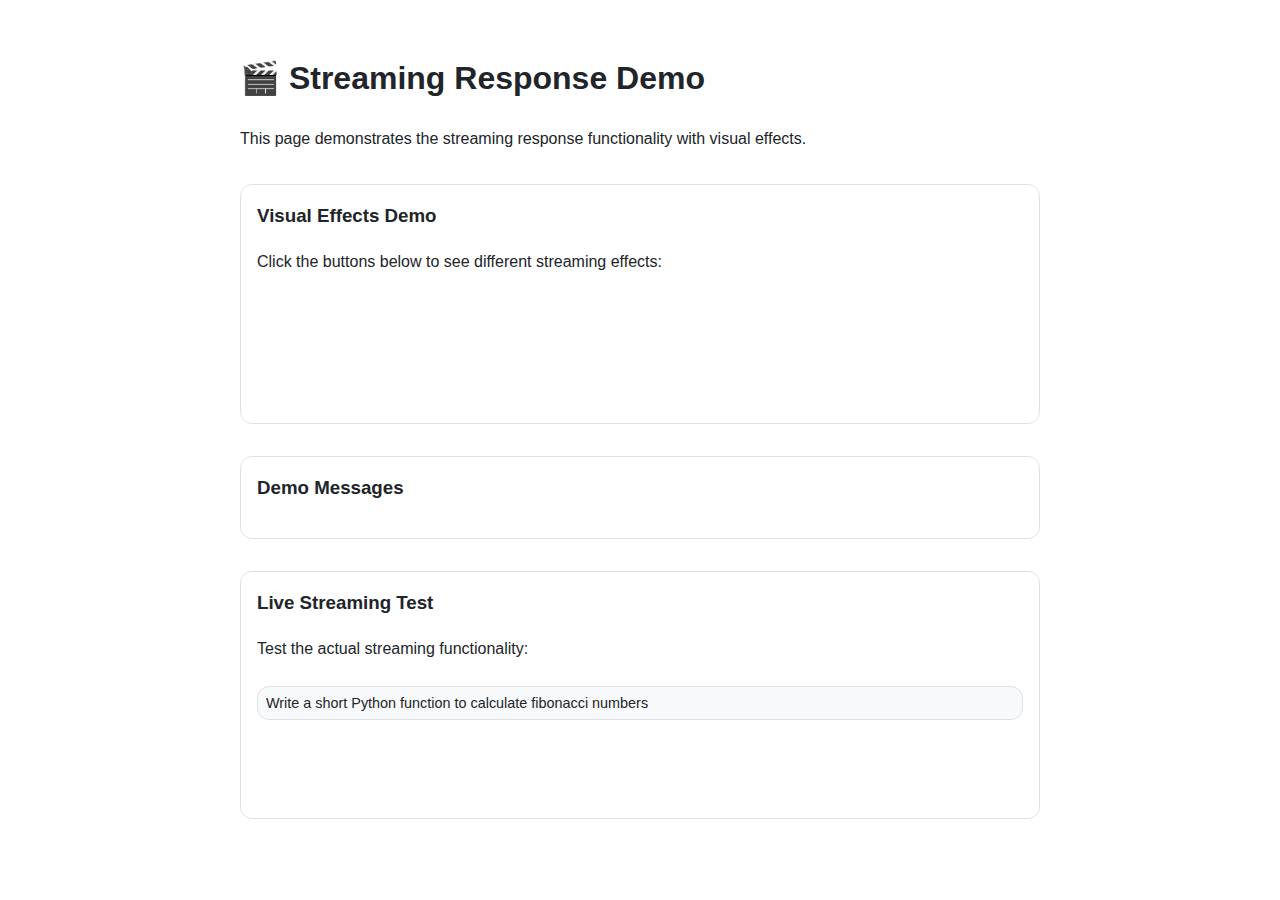
<file: tests/test_streaming.html>
<!DOCTYPE html>
<html lang="en">
<head>
    <meta charset="UTF-8">
    <meta name="viewport" content="width=device-width, initial-scale=1.0">
    <title>Streaming Test</title>
    <link rel="stylesheet" href="/static/styles.css">
    <style>
        body {
            padding: 2rem;
            background: var(--bg-primary);
            color: var(--text-primary);
        }
        .test-container {
            max-width: 800px;
            margin: 0 auto;
        }
        .test-section {
            margin: 2rem 0;
            padding: 1rem;
            border: 1px solid var(--border-color);
            border-radius: var(--border-radius);
        }
        .test-section h3 {
            margin-top: 0;
            color: var(--text-primary);
        }
        .demo-message {
            background: var(--bg-secondary);
            padding: 1rem;
            border-radius: var(--border-radius);
            margin: 1rem 0;
            border-left: 3px solid var(--accent-color);
        }
        .demo-streaming {
            background: linear-gradient(90deg, var(--bg-secondary) 0%, var(--bg-tertiary) 100%);
            border-left: 3px solid var(--accent-color);
        }
        .demo-text {
            margin-bottom: 0.5rem;
        }
        .demo-typing {
            display: inline-flex;
            align-items: center;
            gap: 0.25rem;
        }
        .demo-dot {
            width: 6px;
            height: 6px;
            border-radius: 50%;
            background-color: var(--text-muted);
            animation: typing 1.4s infinite ease-in-out;
        }
        .demo-dot:nth-child(1) { animation-delay: -0.32s; }
        .demo-dot:nth-child(2) { animation-delay: -0.16s; }
        .demo-dot:nth-child(3) { animation-delay: 0s; }
        
        @keyframes typing {
            0%, 80%, 100% {
                transform: scale(0.8);
                opacity: 0.5;
            }
            40% {
                transform: scale(1);
                opacity: 1;
            }
        }
        
        .demo-cursor {
            animation: blink 1s infinite;
            margin-left: 2px;
        }
        
        @keyframes blink {
            0%, 50% { opacity: 1; }
            51%, 100% { opacity: 0; }
        }
        
        .test-button {
            background: var(--accent-color);
            color: white;
            border: none;
            padding: 0.75rem 1.5rem;
            border-radius: var(--border-radius);
            cursor: pointer;
            font-size: 1rem;
            margin: 0.5rem;
            transition: var(--transition);
        }
        
        .test-button:hover {
            background: var(--accent-hover);
            transform: translateY(-1px);
        }
        
        .test-button:disabled {
            opacity: 0.6;
            cursor: not-allowed;
            transform: none;
        }
    </style>
</head>
<body>
    <div class="test-container">
        <h1>🎬 Streaming Response Demo</h1>
        <p>This page demonstrates the streaming response functionality with visual effects.</p>

        <div class="test-section">
            <h3>Visual Effects Demo</h3>
            <p>Click the buttons below to see different streaming effects:</p>
            
            <button class="test-button" onclick="demoTypingIndicator()">Show Typing Indicator</button>
            <button class="test-button" onclick="demoStreamingText()">Show Streaming Text</button>
            <button class="test-button" onclick="demoCodeStreaming()">Show Code Streaming</button>
            <button class="test-button" onclick="clearDemo()">Clear Demo</button>
        </div>

        <div class="test-section">
            <h3>Demo Messages</h3>
            <div id="demoMessages"></div>
        </div>

        <div class="test-section">
            <h3>Live Streaming Test</h3>
            <p>Test the actual streaming functionality:</p>
            <input type="text" id="testInput" placeholder="Enter your message..." value="Write a short Python function to calculate fibonacci numbers" style="width: 100%; padding: 0.5rem; margin: 0.5rem 0; border: 1px solid var(--border-color); border-radius: var(--border-radius); background: var(--bg-secondary); color: var(--text-primary);">
            <button class="test-button" onclick="testLiveStreaming()">Send Message</button>
            <div id="liveMessages" style="margin-top: 1rem;"></div>
        </div>
    </div>

    <script>
        // Demo functions
        function demoTypingIndicator() {
            const container = document.getElementById('demoMessages');
            const message = document.createElement('div');
            message.className = 'demo-message demo-streaming';
            message.innerHTML = `
                <div class="demo-text">AI is thinking...</div>
                <div class="demo-typing">
                    <span class="demo-dot"></span>
                    <span class="demo-dot"></span>
                    <span class="demo-dot"></span>
                </div>
            `;
            container.appendChild(message);
            container.scrollTop = container.scrollHeight;
        }

        function demoStreamingText() {
            const container = document.getElementById('demoMessages');
            const message = document.createElement('div');
            message.className = 'demo-message demo-streaming';
            message.innerHTML = `
                <div class="demo-text">This is how streaming text appears gradually<span class="demo-cursor">|</span></div>
            `;
            container.appendChild(message);
            container.scrollTop = container.scrollHeight;
        }

        function demoCodeStreaming() {
            const container = document.getElementById('demoMessages');
            const message = document.createElement('div');
            message.className = 'demo-message demo-streaming';
            message.innerHTML = `
                <div class="demo-text">Here's some Python code:</div>
                <pre class="code-block" data-language="python"><code class="language-python">def hello():
    print("Hello, World!")
    return True</code></pre>
                <div class="demo-typing">
                    <span class="demo-dot"></span>
                    <span class="demo-dot"></span>
                    <span class="demo-dot"></span>
                </div>
            `;
            container.appendChild(message);
            container.scrollTop = container.scrollHeight;
        }

        function clearDemo() {
            document.getElementById('demoMessages').innerHTML = '';
        }

        // Live streaming test
        async function testLiveStreaming() {
            const input = document.getElementById('testInput');
            const message = input.value.trim();
            if (!message) return;

            const container = document.getElementById('liveMessages');
            const userMessage = document.createElement('div');
            userMessage.className = 'demo-message';
            userMessage.innerHTML = `<strong>You:</strong> ${message}`;
            container.appendChild(userMessage);

            // Create streaming message
            const streamingMessage = document.createElement('div');
            streamingMessage.className = 'demo-message demo-streaming';
            streamingMessage.innerHTML = `
                <div class="demo-text"><strong>AI:</strong> <span id="streaming-content"></span><span class="demo-cursor">|</span></div>
                <div class="demo-typing">
                    <span class="demo-dot"></span>
                    <span class="demo-dot"></span>
                    <span class="demo-dot"></span>
                </div>
            `;
            container.appendChild(streamingMessage);

            const contentSpan = document.getElementById('streaming-content');
            const typingIndicator = streamingMessage.querySelector('.demo-typing');
            const cursor = streamingMessage.querySelector('.demo-cursor');

            try {
                const response = await fetch('/api/chat/stream', {
                    method: 'POST',
                    headers: {
                        'Content-Type': 'application/json',
                        'Authorization': 'Bearer devtoken123'
                    },
                    body: JSON.stringify({
                        message: message,
                        conversation: { id: 'test-streaming', messages: [] },
                        lang: 'en'
                    })
                });

                if (!response.ok) {
                    throw new Error(`HTTP ${response.status}: ${response.statusText}`);
                }

                const reader = response.body.getReader();
                const decoder = new TextDecoder();
                let buffer = '';
                let fullContent = '';

                while (true) {
                    const { done, value } = await reader.read();
                    if (done) break;

                    buffer += decoder.decode(value);
                    const lines = buffer.split('\n');
                    buffer = lines.pop();

                    for (const line of lines) {
                        if (line.startsWith('data: ')) {
                            try {
                                const data = JSON.parse(line.slice(6));
                                if (data.content && !data.done) {
                                    fullContent += data.content;
                                    contentSpan.textContent = fullContent;
                                    container.scrollTop = container.scrollHeight;
                                } else if (data.done) {
                                    // Remove typing indicator and cursor
                                    typingIndicator.remove();
                                    cursor.remove();
                                    streamingMessage.classList.remove('demo-streaming');
                                }
                            } catch (e) {
                                console.error('Error parsing SSE data:', e);
                            }
                        }
                    }
                }
            } catch (error) {
                console.error('Error:', error);
                contentSpan.textContent = `Error: ${error.message}`;
                typingIndicator.remove();
                cursor.remove();
            }

            input.value = '';
            container.scrollTop = container.scrollHeight;
        }

        // Allow Enter key to send message
        document.getElementById('testInput').addEventListener('keypress', (e) => {
            if (e.key === 'Enter') {
                testLiveStreaming();
            }
        });
    </script>
</body>
</html>
</file>
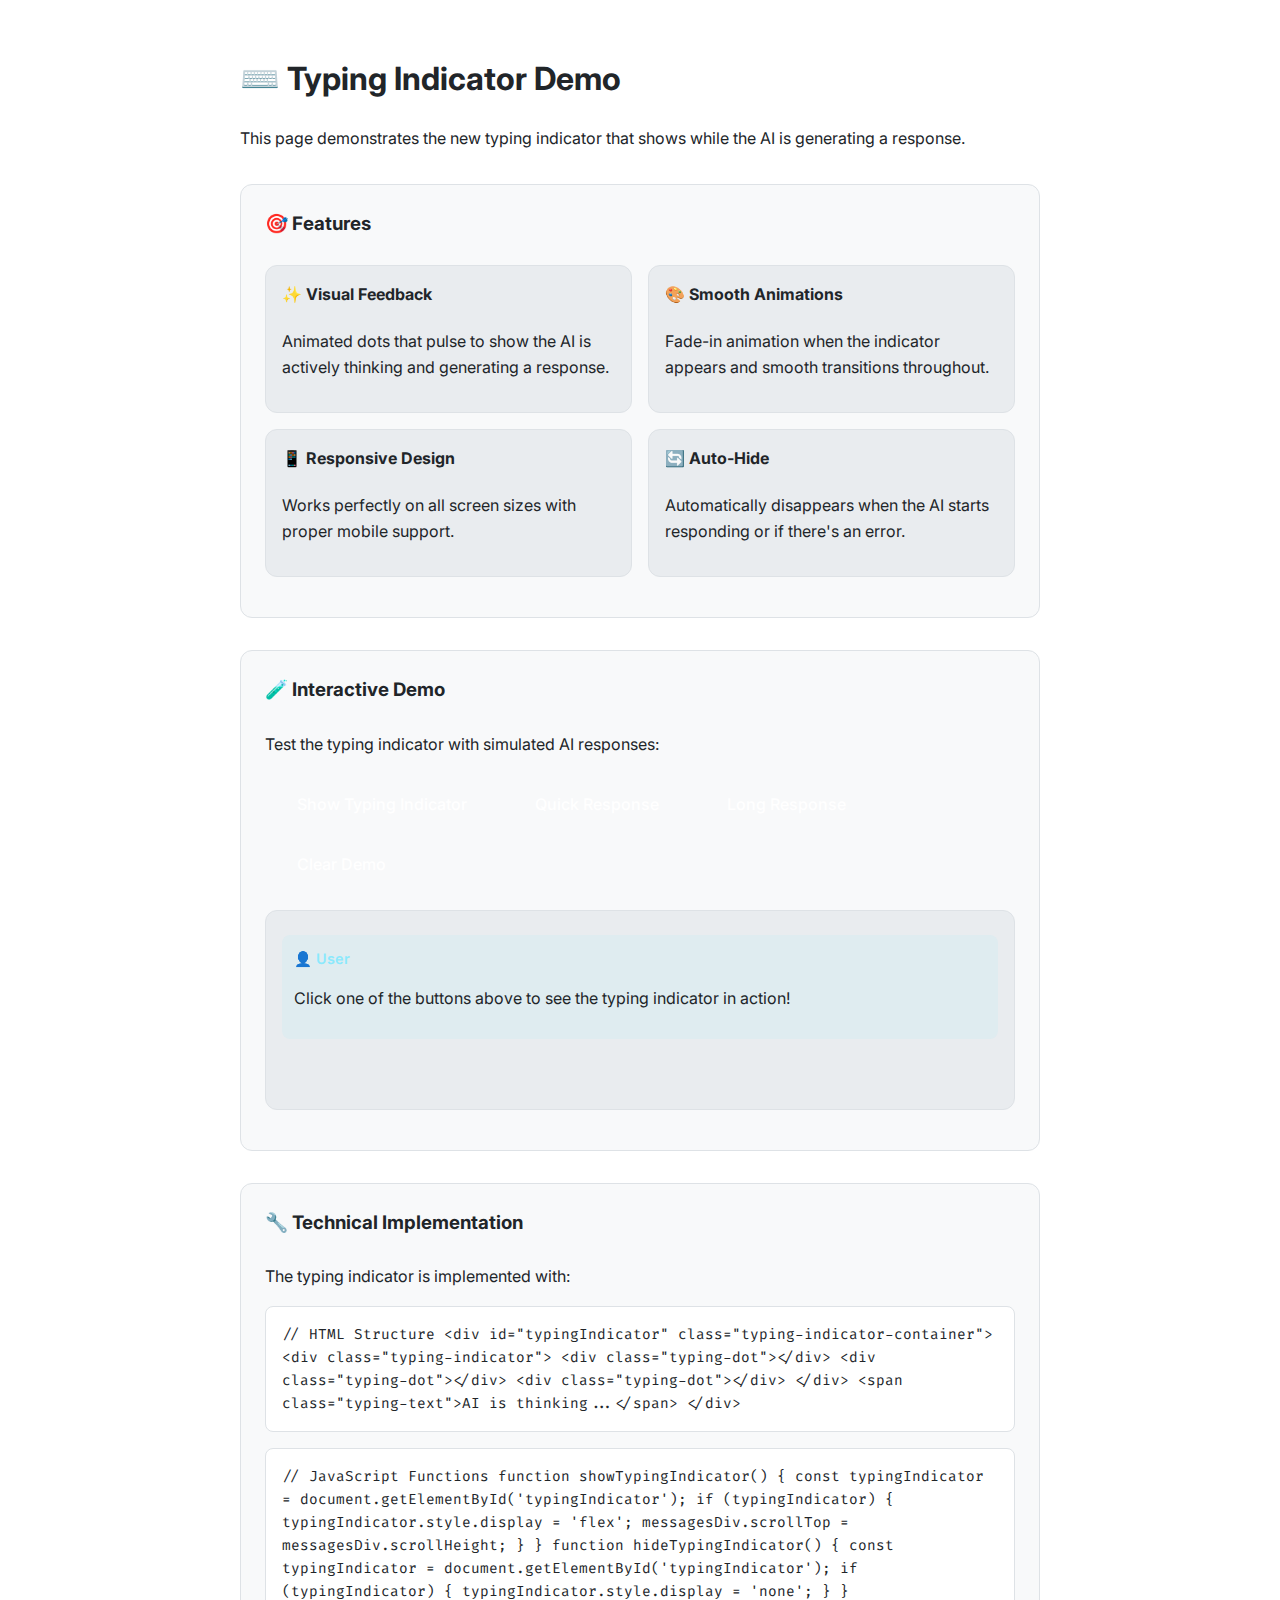
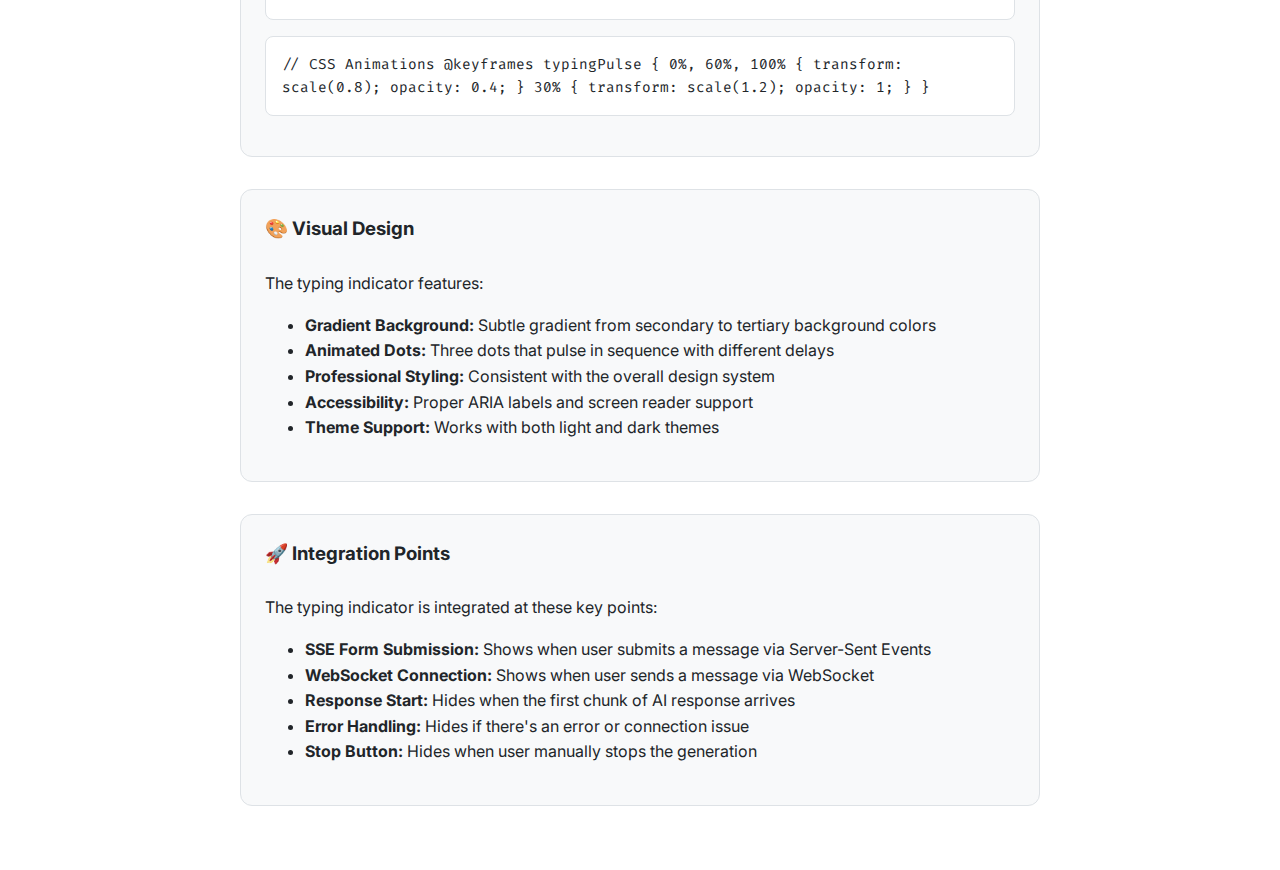
<file: tests/test_typing_indicator.html>
<!DOCTYPE html>
<html lang="en">
<head>
    <meta charset="UTF-8">
    <meta name="viewport" content="width=device-width, initial-scale=1.0">
    <title>Typing Indicator Demo</title>
    <link rel="stylesheet" href="/static/styles.css">
    <link href="https://fonts.googleapis.com/css2?family=Fira+Code:wght@300;400;500;600;700&family=Inter:wght@300;400;500;600;700&display=swap" rel="stylesheet">
    <style>
        body {
            padding: 2rem;
            background: var(--bg-primary);
            color: var(--text-primary);
            font-family: 'Inter', sans-serif;
        }
        .demo-container {
            max-width: 800px;
            margin: 0 auto;
        }
        .demo-section {
            margin: 2rem 0;
            padding: 1.5rem;
            border: 1px solid var(--border-color);
            border-radius: var(--border-radius);
            background: var(--bg-secondary);
        }
        .demo-section h3 {
            margin-top: 0;
            color: var(--text-primary);
            border-bottom: 2px solid var(--accent-color);
            padding-bottom: 0.5rem;
        }
        .test-button {
            background: var(--accent-color);
            color: white;
            border: none;
            padding: 0.75rem 1.5rem;
            border-radius: var(--border-radius);
            cursor: pointer;
            font-size: 1rem;
            margin: 0.5rem;
            transition: var(--transition);
        }
        .test-button:hover {
            background: var(--accent-hover);
            transform: translateY(-1px);
        }
        .test-button:disabled {
            opacity: 0.6;
            cursor: not-allowed;
            transform: none;
        }
        .demo-messages {
            background: var(--bg-tertiary);
            border: 1px solid var(--border-color);
            border-radius: var(--border-radius);
            padding: 1rem;
            margin: 1rem 0;
            min-height: 200px;
            max-height: 400px;
            overflow-y: auto;
        }
        .demo-message {
            margin: 0.5rem 0;
            padding: 0.75rem;
            border-radius: var(--border-radius-sm);
            border-left: 3px solid var(--accent-color);
        }
        .demo-message.user {
            background: rgba(139, 233, 253, 0.1);
            border-left-color: #8be9fd;
        }
        .demo-message.assistant {
            background: rgba(80, 250, 123, 0.1);
            border-left-color: #50fa7b;
        }
        .demo-message h5 {
            margin: 0 0 0.5rem 0;
            font-size: 0.9rem;
            font-weight: 600;
        }
        .demo-message.user h5 {
            color: #8be9fd;
        }
        .demo-message.assistant h5 {
            color: #50fa7b;
        }
        .features-list {
            display: grid;
            grid-template-columns: repeat(auto-fit, minmax(250px, 1fr));
            gap: 1rem;
            margin: 1rem 0;
        }
        .feature-card {
            background: var(--bg-tertiary);
            padding: 1rem;
            border-radius: var(--border-radius);
            border: 1px solid var(--border-color);
        }
        .feature-card h4 {
            color: var(--accent-color);
            margin-top: 0;
        }
        .code-example {
            background: var(--bg-primary);
            border: 1px solid var(--border-color);
            border-radius: var(--border-radius-sm);
            padding: 1rem;
            margin: 1rem 0;
            font-family: 'Fira Code', monospace;
            font-size: 0.9rem;
            overflow-x: auto;
        }
    </style>
</head>
<body>
    <div class="demo-container">
        <h1>⌨️ Typing Indicator Demo</h1>
        <p>This page demonstrates the new typing indicator that shows while the AI is generating a response.</p>

        <div class="demo-section">
            <h3>🎯 Features</h3>
            <div class="features-list">
                <div class="feature-card">
                    <h4>✨ Visual Feedback</h4>
                    <p>Animated dots that pulse to show the AI is actively thinking and generating a response.</p>
                </div>
                <div class="feature-card">
                    <h4>🎨 Smooth Animations</h4>
                    <p>Fade-in animation when the indicator appears and smooth transitions throughout.</p>
                </div>
                <div class="feature-card">
                    <h4>📱 Responsive Design</h4>
                    <p>Works perfectly on all screen sizes with proper mobile support.</p>
                </div>
                <div class="feature-card">
                    <h4>🔄 Auto-Hide</h4>
                    <p>Automatically disappears when the AI starts responding or if there's an error.</p>
                </div>
            </div>
        </div>

        <div class="demo-section">
            <h3>🧪 Interactive Demo</h3>
            <p>Test the typing indicator with simulated AI responses:</p>
            
            <button class="test-button" onclick="simulateTypingIndicator()">Show Typing Indicator</button>
            <button class="test-button" onclick="simulateQuickResponse()">Quick Response</button>
            <button class="test-button" onclick="simulateLongResponse()">Long Response</button>
            <button class="test-button" onclick="clearDemo()">Clear Demo</button>
            
            <div class="demo-messages" id="demoMessages">
                <div class="demo-message user">
                    <h5>👤 User</h5>
                    <p>Click one of the buttons above to see the typing indicator in action!</p>
                </div>
            </div>
        </div>

        <div class="demo-section">
            <h3>🔧 Technical Implementation</h3>
            <p>The typing indicator is implemented with:</p>
            
            <div class="code-example">
// HTML Structure
&lt;div id="typingIndicator" class="typing-indicator-container"&gt;
  &lt;div class="typing-indicator"&gt;
    &lt;div class="typing-dot"&gt;&lt;/div&gt;
    &lt;div class="typing-dot"&gt;&lt;/div&gt;
    &lt;div class="typing-dot"&gt;&lt;/div&gt;
  &lt;/div&gt;
  &lt;span class="typing-text"&gt;AI is thinking...&lt;/span&gt;
&lt;/div&gt;
            </div>

            <div class="code-example">
// JavaScript Functions
function showTypingIndicator() {
  const typingIndicator = document.getElementById('typingIndicator');
  if (typingIndicator) {
    typingIndicator.style.display = 'flex';
    messagesDiv.scrollTop = messagesDiv.scrollHeight;
  }
}

function hideTypingIndicator() {
  const typingIndicator = document.getElementById('typingIndicator');
  if (typingIndicator) {
    typingIndicator.style.display = 'none';
  }
}
            </div>

            <div class="code-example">
// CSS Animations
@keyframes typingPulse {
  0%, 60%, 100% {
    transform: scale(0.8);
    opacity: 0.4;
  }
  30% {
    transform: scale(1.2);
    opacity: 1;
  }
}
            </div>
        </div>

        <div class="demo-section">
            <h3>🎨 Visual Design</h3>
            <p>The typing indicator features:</p>
            <ul>
                <li><strong>Gradient Background:</strong> Subtle gradient from secondary to tertiary background colors</li>
                <li><strong>Animated Dots:</strong> Three dots that pulse in sequence with different delays</li>
                <li><strong>Professional Styling:</strong> Consistent with the overall design system</li>
                <li><strong>Accessibility:</strong> Proper ARIA labels and screen reader support</li>
                <li><strong>Theme Support:</strong> Works with both light and dark themes</li>
            </ul>
        </div>

        <div class="demo-section">
            <h3>🚀 Integration Points</h3>
            <p>The typing indicator is integrated at these key points:</p>
            <ul>
                <li><strong>SSE Form Submission:</strong> Shows when user submits a message via Server-Sent Events</li>
                <li><strong>WebSocket Connection:</strong> Shows when user sends a message via WebSocket</li>
                <li><strong>Response Start:</strong> Hides when the first chunk of AI response arrives</li>
                <li><strong>Error Handling:</strong> Hides if there's an error or connection issue</li>
                <li><strong>Stop Button:</strong> Hides when user manually stops the generation</li>
            </ul>
        </div>
    </div>

    <!-- Include the typing indicator from the main app -->
    <div id="typingIndicator" class="typing-indicator-container" style="display: none;">
        <div class="typing-indicator">
            <div class="typing-dot"></div>
            <div class="typing-dot"></div>
            <div class="typing-dot"></div>
        </div>
        <span class="typing-text">AI is thinking...</span>
    </div>

    <script>
        let demoMessages = [];

        function addDemoMessage(role, content) {
            const messagesDiv = document.getElementById('demoMessages');
            const messageDiv = document.createElement('div');
            messageDiv.className = `demo-message ${role}`;
            messageDiv.innerHTML = `
                <h5>${role === 'user' ? '👤 User' : '🤖 Assistant'}</h5>
                <p>${content}</p>
            `;
            messagesDiv.appendChild(messageDiv);
            messagesDiv.scrollTop = messagesDiv.scrollHeight;
        }

        function showTypingIndicator() {
            const typingIndicator = document.getElementById('typingIndicator');
            if (typingIndicator) {
                typingIndicator.style.display = 'flex';
            }
        }

        function hideTypingIndicator() {
            const typingIndicator = document.getElementById('typingIndicator');
            if (typingIndicator) {
                typingIndicator.style.display = 'none';
            }
        }

        function simulateTypingIndicator() {
            addDemoMessage('user', 'Hello, can you help me with something?');
            showTypingIndicator();
            
            setTimeout(() => {
                hideTypingIndicator();
                addDemoMessage('assistant', 'Of course! I\'d be happy to help you. What do you need assistance with?');
            }, 2000);
        }

        function simulateQuickResponse() {
            addDemoMessage('user', 'What is 2+2?');
            showTypingIndicator();
            
            setTimeout(() => {
                hideTypingIndicator();
                addDemoMessage('assistant', '2 + 2 equals 4.');
            }, 800);
        }

        function simulateLongResponse() {
            addDemoMessage('user', 'Can you explain machine learning in detail?');
            showTypingIndicator();
            
            setTimeout(() => {
                hideTypingIndicator();
                addDemoMessage('assistant', 'Machine learning is a subset of artificial intelligence that focuses on algorithms and statistical models that enable computer systems to improve their performance on a specific task through experience, without being explicitly programmed for every scenario. It involves training models on data to make predictions or decisions...');
            }, 3000);
        }

        function clearDemo() {
            const messagesDiv = document.getElementById('demoMessages');
            messagesDiv.innerHTML = `
                <div class="demo-message user">
                    <h5>👤 User</h5>
                    <p>Click one of the buttons above to see the typing indicator in action!</p>
                </div>
            `;
            hideTypingIndicator();
        }

        // Initialize demo
        document.addEventListener('DOMContentLoaded', () => {
            console.log('Typing Indicator Demo loaded');
        });
    </script>
</body>
</html>
</file>
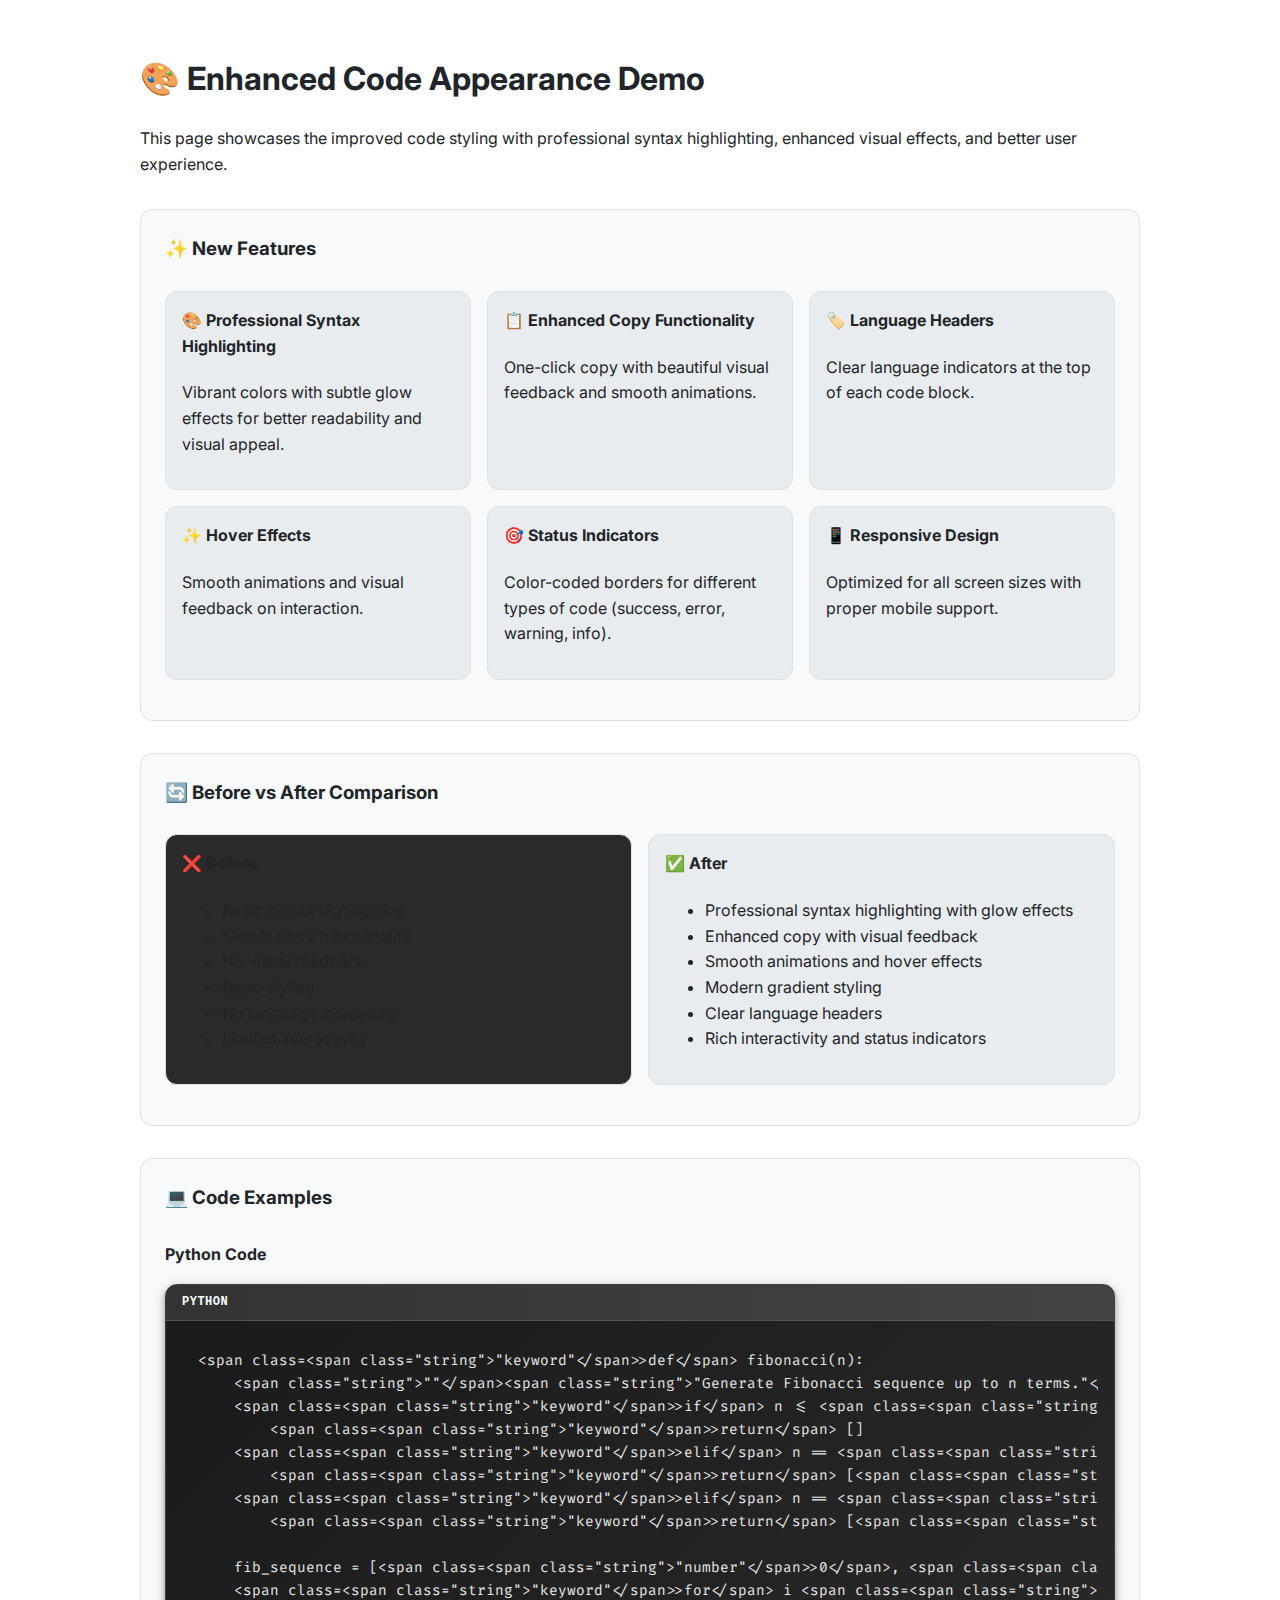
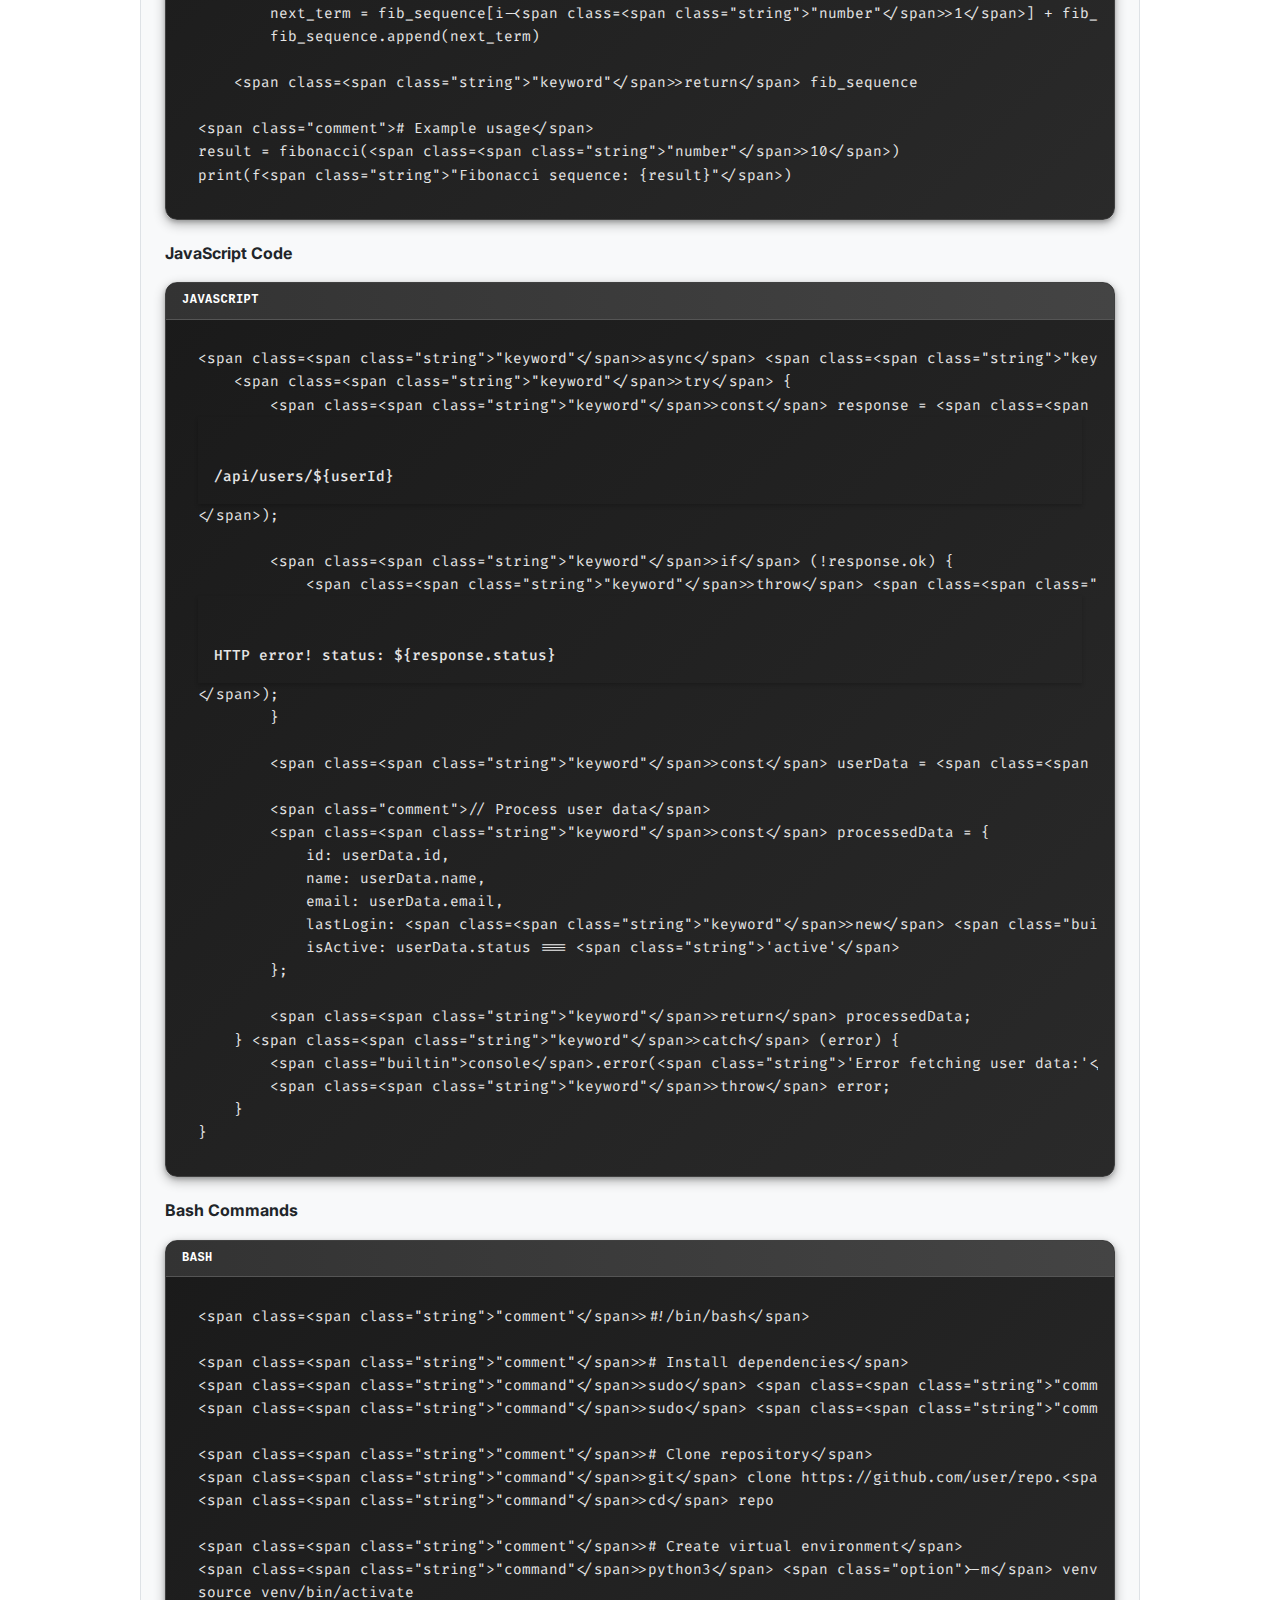
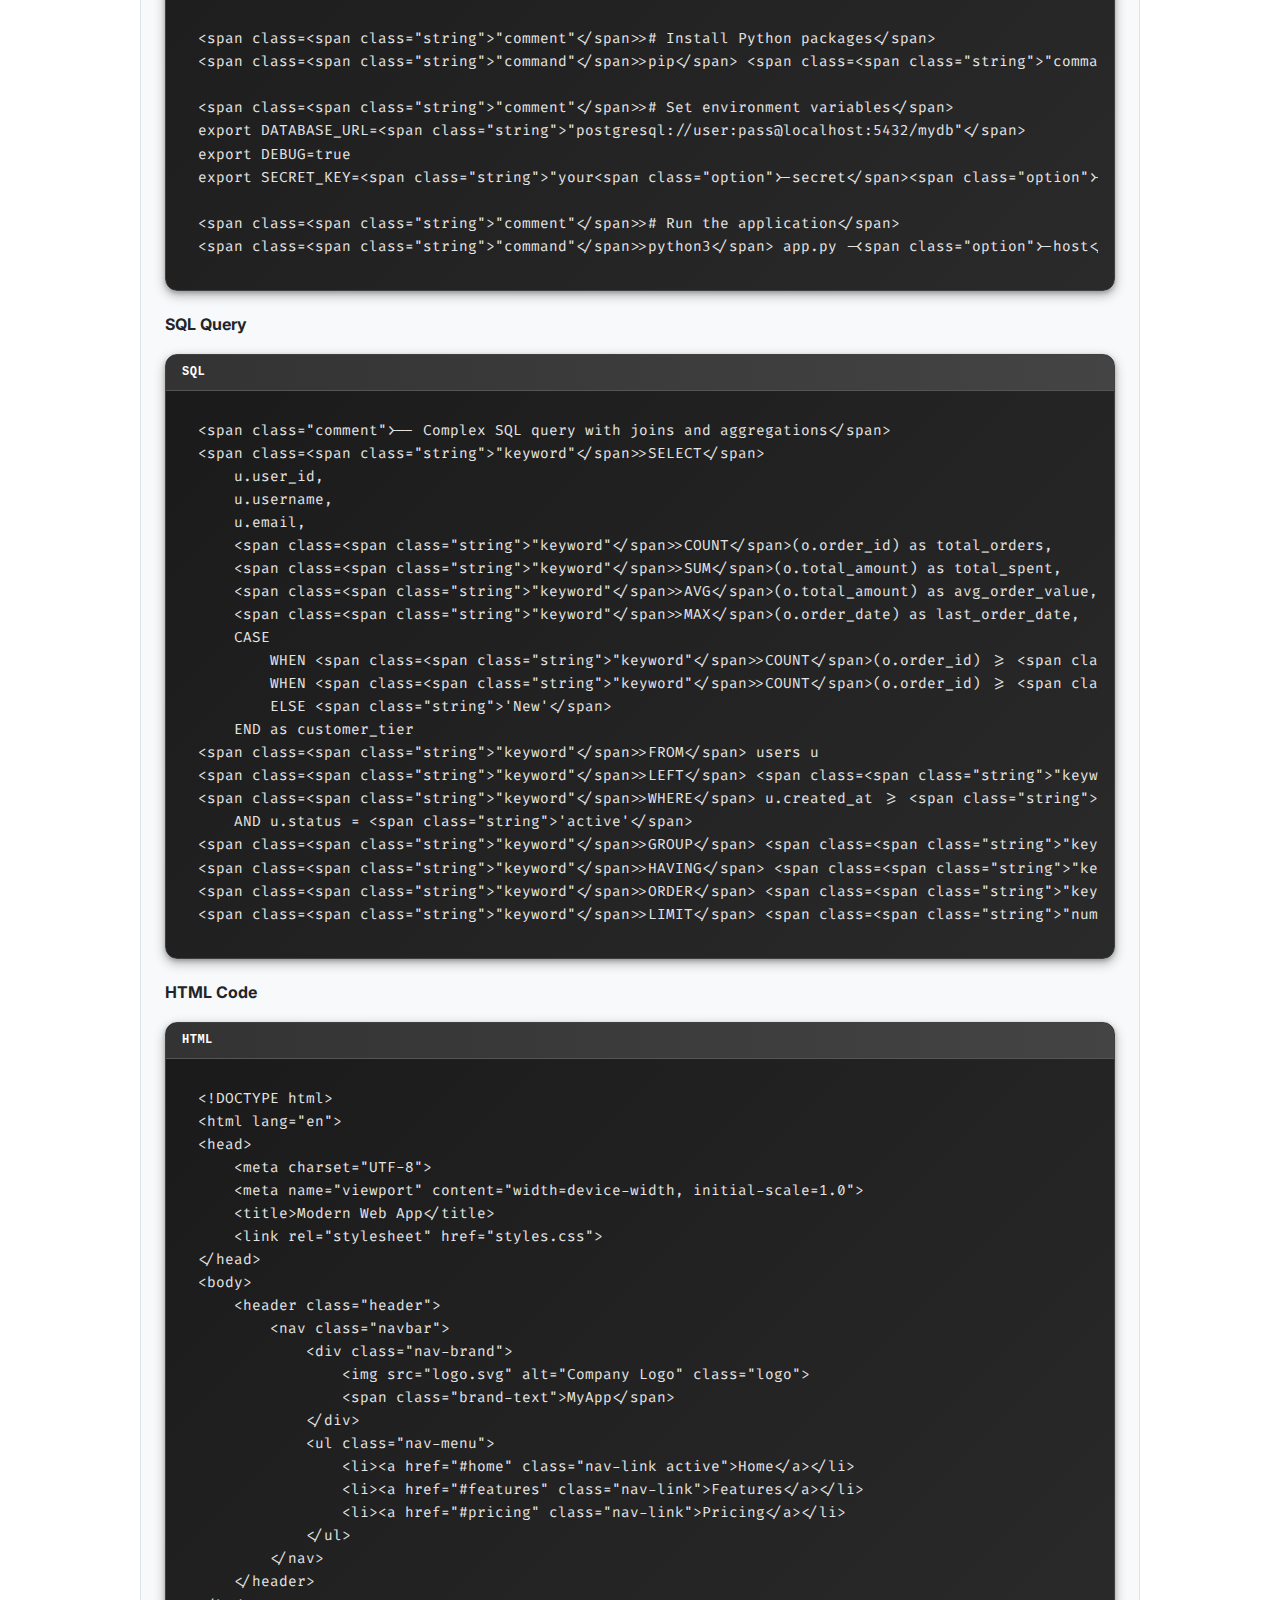
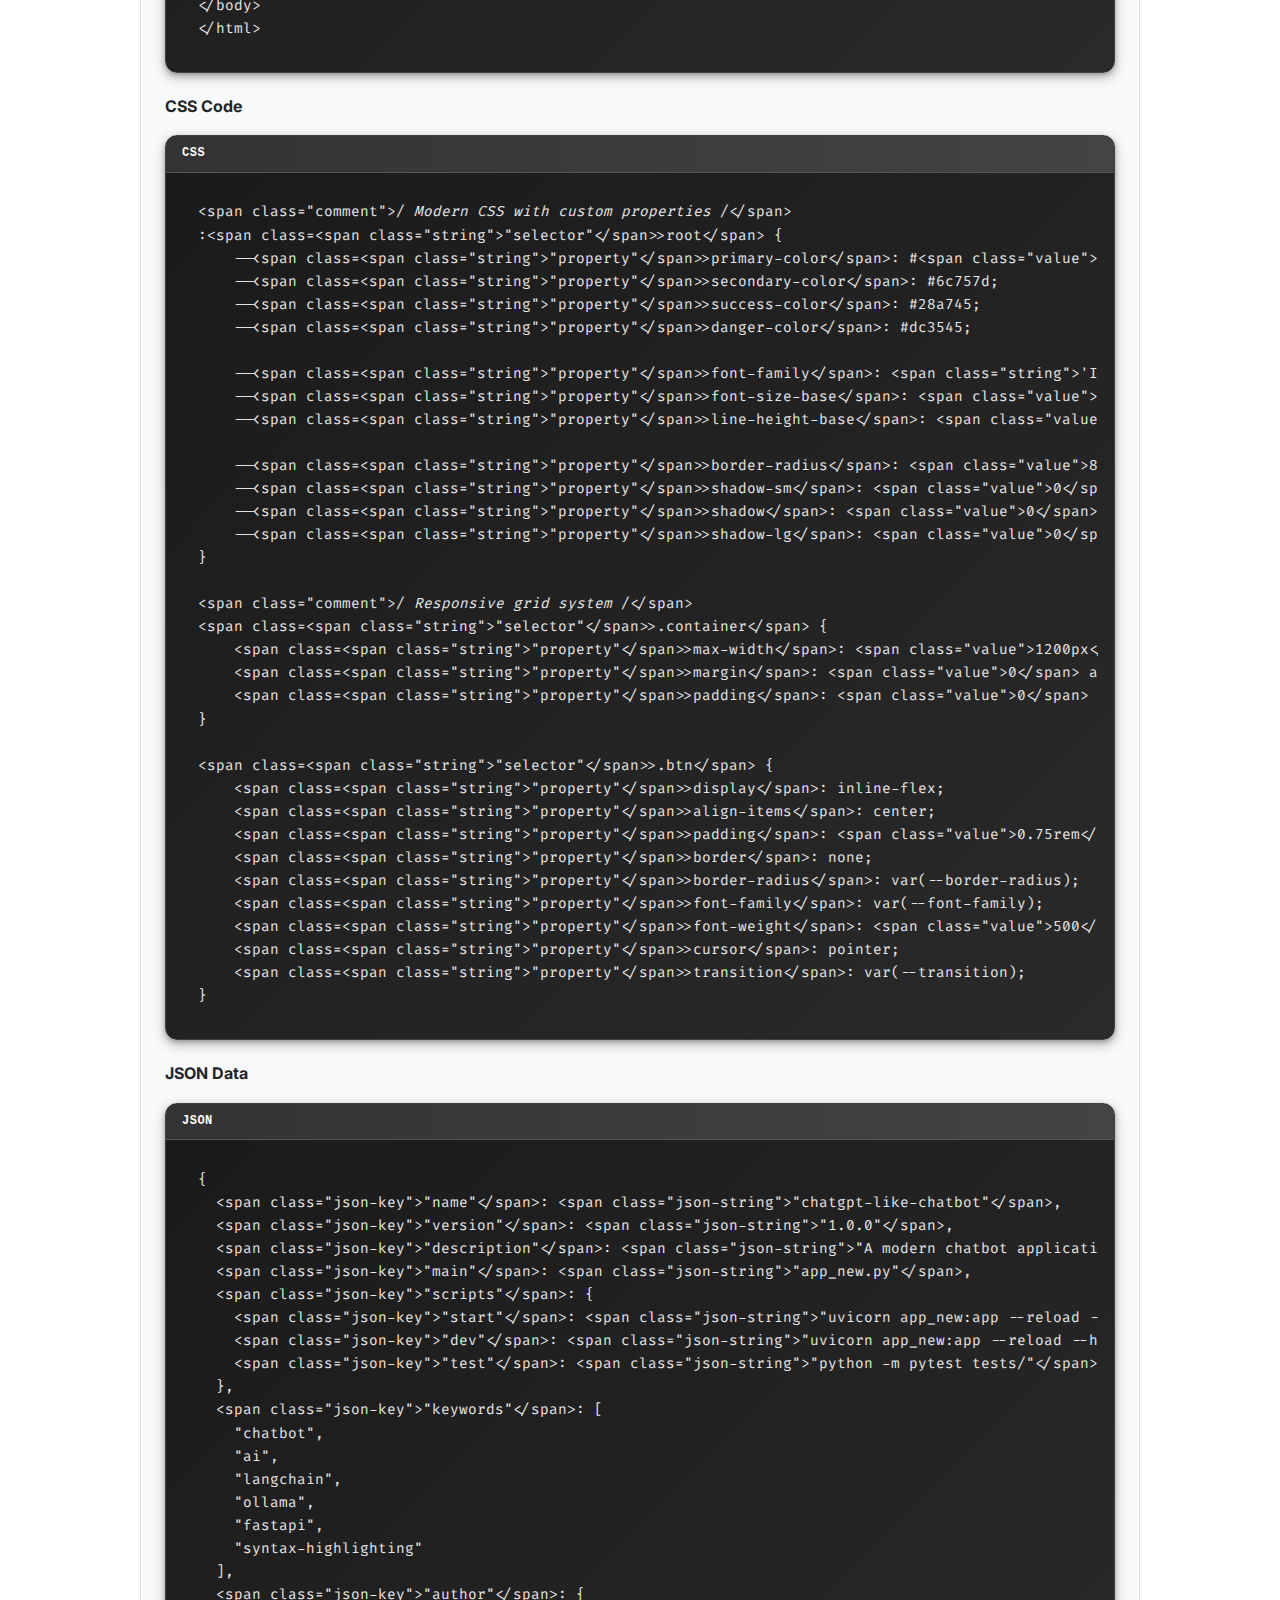
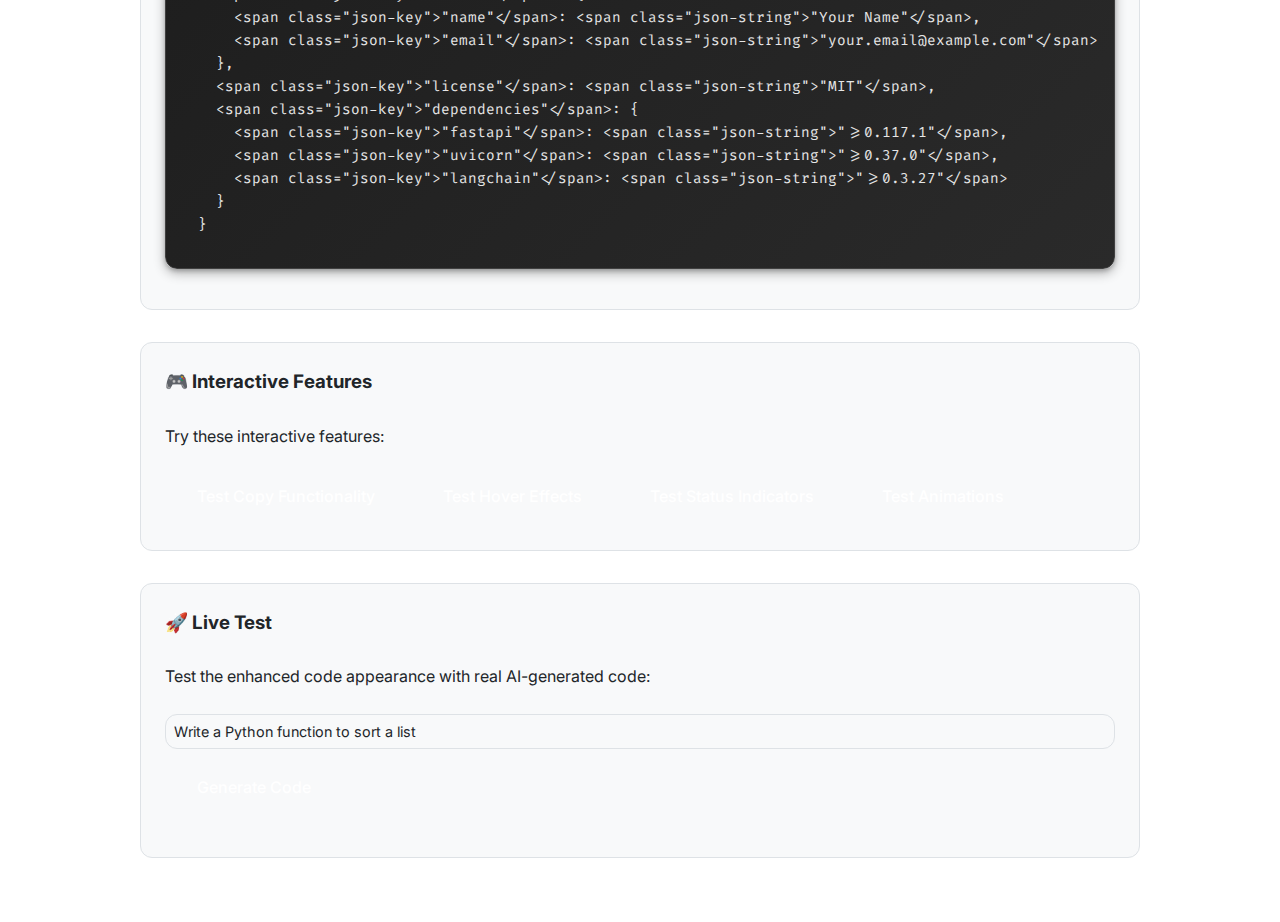
<file: tests/frontend/test_code_appearance.html>
<!DOCTYPE html>
<html lang="en">
<head>
    <meta charset="UTF-8">
    <meta name="viewport" content="width=device-width, initial-scale=1.0">
    <title>Enhanced Code Appearance Demo</title>
    <link rel="stylesheet" href="/static/styles.css">
    <link href="https://fonts.googleapis.com/css2?family=Fira+Code:wght@300;400;500;600;700&family=Inter:wght@300;400;500;600;700&display=swap" rel="stylesheet">
    <style>
        body {
            padding: 2rem;
            background: var(--bg-primary);
            color: var(--text-primary);
            font-family: 'Inter', sans-serif;
        }
        .demo-container {
            max-width: 1000px;
            margin: 0 auto;
        }
        .demo-section {
            margin: 2rem 0;
            padding: 1.5rem;
            border: 1px solid var(--border-color);
            border-radius: var(--border-radius);
            background: var(--bg-secondary);
        }
        .demo-section h3 {
            margin-top: 0;
            color: var(--text-primary);
            border-bottom: 2px solid var(--accent-color);
            padding-bottom: 0.5rem;
        }
        .feature-grid {
            display: grid;
            grid-template-columns: repeat(auto-fit, minmax(300px, 1fr));
            gap: 1rem;
            margin: 1rem 0;
        }
        .feature-card {
            background: var(--bg-tertiary);
            padding: 1rem;
            border-radius: var(--border-radius);
            border: 1px solid var(--border-color);
        }
        .feature-card h4 {
            color: var(--accent-color);
            margin-top: 0;
        }
        .comparison {
            display: grid;
            grid-template-columns: 1fr 1fr;
            gap: 1rem;
            margin: 1rem 0;
        }
        .comparison-item {
            padding: 1rem;
            border-radius: var(--border-radius);
            border: 1px solid var(--border-color);
        }
        .comparison-item.before {
            background: #2a2a2a;
        }
        .comparison-item.after {
            background: var(--bg-tertiary);
        }
        .comparison-item h4 {
            margin-top: 0;
            color: var(--text-primary);
        }
        .test-button {
            background: var(--accent-color);
            color: white;
            border: none;
            padding: 0.75rem 1.5rem;
            border-radius: var(--border-radius);
            cursor: pointer;
            font-size: 1rem;
            margin: 0.5rem;
            transition: var(--transition);
        }
        .test-button:hover {
            background: var(--accent-hover);
            transform: translateY(-1px);
        }
        .test-button:disabled {
            opacity: 0.6;
            cursor: not-allowed;
            transform: none;
        }
        .code-examples {
            margin: 1rem 0;
        }
        .code-examples h4 {
            color: var(--accent-color);
            margin-bottom: 0.5rem;
        }
    </style>
</head>
<body>
    <div class="demo-container">
        <h1>🎨 Enhanced Code Appearance Demo</h1>
        <p>This page showcases the improved code styling with professional syntax highlighting, enhanced visual effects, and better user experience.</p>

        <div class="demo-section">
            <h3>✨ New Features</h3>
            <div class="feature-grid">
                <div class="feature-card">
                    <h4>🎨 Professional Syntax Highlighting</h4>
                    <p>Vibrant colors with subtle glow effects for better readability and visual appeal.</p>
                </div>
                <div class="feature-card">
                    <h4>📋 Enhanced Copy Functionality</h4>
                    <p>One-click copy with beautiful visual feedback and smooth animations.</p>
                </div>
                <div class="feature-card">
                    <h4>🏷️ Language Headers</h4>
                    <p>Clear language indicators at the top of each code block.</p>
                </div>
                <div class="feature-card">
                    <h4>✨ Hover Effects</h4>
                    <p>Smooth animations and visual feedback on interaction.</p>
                </div>
                <div class="feature-card">
                    <h4>🎯 Status Indicators</h4>
                    <p>Color-coded borders for different types of code (success, error, warning, info).</p>
                </div>
                <div class="feature-card">
                    <h4>📱 Responsive Design</h4>
                    <p>Optimized for all screen sizes with proper mobile support.</p>
                </div>
            </div>
        </div>

        <div class="demo-section">
            <h3>🔄 Before vs After Comparison</h3>
            <div class="comparison">
                <div class="comparison-item before">
                    <h4>❌ Before</h4>
                    <ul>
                        <li>Basic syntax highlighting</li>
                        <li>Simple copy functionality</li>
                        <li>No visual feedback</li>
                        <li>Basic styling</li>
                        <li>No language indicators</li>
                        <li>Limited interactivity</li>
                    </ul>
                </div>
                <div class="comparison-item after">
                    <h4>✅ After</h4>
                    <ul>
                        <li>Professional syntax highlighting with glow effects</li>
                        <li>Enhanced copy with visual feedback</li>
                        <li>Smooth animations and hover effects</li>
                        <li>Modern gradient styling</li>
                        <li>Clear language headers</li>
                        <li>Rich interactivity and status indicators</li>
                    </ul>
                </div>
            </div>
        </div>

        <div class="demo-section">
            <h3>💻 Code Examples</h3>

            <div class="code-examples">
                <h4>Python Code</h4>
                <div id="python-example"></div>
            </div>

            <div class="code-examples">
                <h4>JavaScript Code</h4>
                <div id="javascript-example"></div>
            </div>

            <div class="code-examples">
                <h4>Bash Commands</h4>
                <div id="bash-example"></div>
            </div>

            <div class="code-examples">
                <h4>SQL Query</h4>
                <div id="sql-example"></div>
            </div>

            <div class="code-examples">
                <h4>HTML Code</h4>
                <div id="html-example"></div>
            </div>

            <div class="code-examples">
                <h4>CSS Code</h4>
                <div id="css-example"></div>
            </div>

            <div class="code-examples">
                <h4>JSON Data</h4>
                <div id="json-example"></div>
            </div>
        </div>

        <div class="demo-section">
            <h3>🎮 Interactive Features</h3>
            <p>Try these interactive features:</p>
            <button class="test-button" onclick="testCopyFunctionality()">Test Copy Functionality</button>
            <button class="test-button" onclick="testHoverEffects()">Test Hover Effects</button>
            <button class="test-button" onclick="testStatusIndicators()">Test Status Indicators</button>
            <button class="test-button" onclick="testAnimations()">Test Animations</button>
        </div>

        <div class="demo-section">
            <h3>🚀 Live Test</h3>
            <p>Test the enhanced code appearance with real AI-generated code:</p>
            <input type="text" id="testInput" placeholder="Ask for code examples..." value="Write a Python function to sort a list" style="width: 100%; padding: 0.5rem; margin: 0.5rem 0; border: 1px solid var(--border-color); border-radius: var(--border-radius); background: var(--bg-secondary); color: var(--text-primary);">
            <button class="test-button" onclick="testLiveCode()">Generate Code</button>
            <div id="liveCodeExample" style="margin-top: 1rem;"></div>
        </div>
    </div>

    <script src="/static/app.js"></script>
    <script>
        // Code examples
        const examples = {
            python: `def fibonacci(n):
    """Generate Fibonacci sequence up to n terms."""
    if n <= 0:
        return []
    elif n == 1:
        return [0]
    elif n == 2:
        return [0, 1]

    fib_sequence = [0, 1]
    for i in range(2, n):
        next_term = fib_sequence[i-1] + fib_sequence[i-2]
        fib_sequence.append(next_term)

    return fib_sequence

# Example usage
result = fibonacci(10)
print(f"Fibonacci sequence: {result}")`,

            javascript: `async function fetchUserData(userId) {
    try {
        const response = await fetch(\`/api/users/\${userId}\`);

        if (!response.ok) {
            throw new Error(\`HTTP error! status: \${response.status}\`);
        }

        const userData = await response.json();

        // Process user data
        const processedData = {
            id: userData.id,
            name: userData.name,
            email: userData.email,
            lastLogin: new Date(userData.lastLogin),
            isActive: userData.status === 'active'
        };

        return processedData;
    } catch (error) {
        console.error('Error fetching user data:', error);
        throw error;
    }
}`,

            bash: `#!/bin/bash

# Install dependencies
sudo apt update && sudo apt upgrade -y
sudo apt install -y python3 python3-pip git curl wget

# Clone repository
git clone https://github.com/user/repo.git
cd repo

# Create virtual environment
python3 -m venv venv
source venv/bin/activate

# Install Python packages
pip install -r requirements.txt

# Set environment variables
export DATABASE_URL="postgresql://user:pass@localhost:5432/mydb"
export DEBUG=true
export SECRET_KEY="your-secret-key-here"

# Run the application
python3 app.py --host 0.0.0.0 --port 8000`,

            sql: `-- Complex SQL query with joins and aggregations
SELECT
    u.user_id,
    u.username,
    u.email,
    COUNT(o.order_id) as total_orders,
    SUM(o.total_amount) as total_spent,
    AVG(o.total_amount) as avg_order_value,
    MAX(o.order_date) as last_order_date,
    CASE
        WHEN COUNT(o.order_id) >= 10 THEN 'VIP'
        WHEN COUNT(o.order_id) >= 5 THEN 'Regular'
        ELSE 'New'
    END as customer_tier
FROM users u
LEFT JOIN orders o ON u.user_id = o.user_id
WHERE u.created_at >= '2023-01-01'
    AND u.status = 'active'
GROUP BY u.user_id, u.username, u.email
HAVING COUNT(o.order_id) > 0
ORDER BY total_spent DESC
LIMIT 100;`,

            html: `<!DOCTYPE html>
<html lang="en">
<head>
    <meta charset="UTF-8">
    <meta name="viewport" content="width=device-width, initial-scale=1.0">
    <title>Modern Web App</title>
    <link rel="stylesheet" href="styles.css">
</head>
<body>
    <header class="header">
        <nav class="navbar">
            <div class="nav-brand">
                <img src="logo.svg" alt="Company Logo" class="logo">
                <span class="brand-text">MyApp</span>
            </div>
            <ul class="nav-menu">
                <li><a href="#home" class="nav-link active">Home</a></li>
                <li><a href="#features" class="nav-link">Features</a></li>
                <li><a href="#pricing" class="nav-link">Pricing</a></li>
            </ul>
        </nav>
    </header>
</body>
</html>`,

            css: `/* Modern CSS with custom properties */
:root {
    --primary-color: #007bff;
    --secondary-color: #6c757d;
    --success-color: #28a745;
    --danger-color: #dc3545;

    --font-family: 'Inter', -apple-system, BlinkMacSystemFont, sans-serif;
    --font-size-base: 16px;
    --line-height-base: 1.5;

    --border-radius: 8px;
    --shadow-sm: 0 1px 2px rgba(0, 0, 0, 0.05);
    --shadow: 0 1px 3px rgba(0, 0, 0, 0.1);
    --shadow-lg: 0 10px 15px rgba(0, 0, 0, 0.1);
}

/* Responsive grid system */
.container {
    max-width: 1200px;
    margin: 0 auto;
    padding: 0 1rem;
}

.btn {
    display: inline-flex;
    align-items: center;
    padding: 0.75rem 1.5rem;
    border: none;
    border-radius: var(--border-radius);
    font-family: var(--font-family);
    font-weight: 500;
    cursor: pointer;
    transition: var(--transition);
}`,

            json: `{
  "name": "chatgpt-like-chatbot",
  "version": "1.0.0",
  "description": "A modern chatbot application with enhanced code appearance",
  "main": "app_new.py",
  "scripts": {
    "start": "uvicorn app_new:app --reload --port 8000",
    "dev": "uvicorn app_new:app --reload --host 0.0.0.0 --port 8000",
    "test": "python -m pytest tests/"
  },
  "keywords": [
    "chatbot",
    "ai",
    "langchain",
    "ollama",
    "fastapi",
    "syntax-highlighting"
  ],
  "author": {
    "name": "Your Name",
    "email": "your.email@example.com"
  },
  "license": "MIT",
  "dependencies": {
    "fastapi": ">=0.117.1",
    "uvicorn": ">=0.37.0",
    "langchain": ">=0.3.27"
  }
}`
        };

        // Render examples
        Object.keys(examples).forEach(lang => {
            const element = document.getElementById(`${lang}-example`);
            if (element) {
                const codeBlock = `\`\`\`${lang}\n${examples[lang]}\`\`\``;
                element.innerHTML = renderMarkdown(codeBlock);

                // Add copy functionality
                const codeBlocks = element.querySelectorAll('.code-block');
                codeBlocks.forEach(block => {
                    block.addEventListener('click', () => copyCodeToClipboard(block));
                    block.style.cursor = 'pointer';
                    block.title = 'Click to copy code';
                });
            }
        });

        // Interactive test functions
        function testCopyFunctionality() {
            const codeBlocks = document.querySelectorAll('.code-block');
            if (codeBlocks.length > 0) {
                copyCodeToClipboard(codeBlocks[0]);
            }
        }

        function testHoverEffects() {
            const codeBlocks = document.querySelectorAll('.code-block');
            codeBlocks.forEach(block => {
                block.style.transform = 'translateY(-2px)';
                setTimeout(() => {
                    block.style.transform = '';
                }, 1000);
            });
        }

        function testStatusIndicators() {
            const codeBlocks = document.querySelectorAll('.code-block');
            const statuses = ['success', 'error', 'warning', 'info'];
            codeBlocks.forEach((block, index) => {
                const status = statuses[index % statuses.length];
                block.classList.add(status);
                setTimeout(() => {
                    block.classList.remove(status);
                }, 2000);
            });
        }

        function testAnimations() {
            const codeBlocks = document.querySelectorAll('.code-block');
            codeBlocks.forEach(block => {
                block.classList.add('animated');
                setTimeout(() => {
                    block.classList.remove('animated');
                }, 3000);
            });
        }

        // Live code generation test
        async function testLiveCode() {
            const input = document.getElementById('testInput');
            const message = input.value.trim();
            if (!message) return;

            const container = document.getElementById('liveCodeExample');
            container.innerHTML = '<div style="text-align: center; padding: 1rem; color: var(--accent-color);">Generating code...</div>';

            try {
                const response = await fetch('/api/chat/stream', {
                    method: 'POST',
                    headers: {
                        'Content-Type': 'application/json',
                        'Authorization': 'Bearer devtoken123'
                    },
                    body: JSON.stringify({
                        message: message,
                        conversation: { id: 'test-code-appearance', messages: [] },
                        lang: 'en'
                    })
                });

                if (!response.ok) {
                    throw new Error(`HTTP ${response.status}: ${response.statusText}`);
                }

                const reader = response.body.getReader();
                const decoder = new TextDecoder();
                let buffer = '';
                let fullResponse = '';

                while (true) {
                    const { done, value } = await reader.read();
                    if (done) break;

                    buffer += decoder.decode(value);
                    const lines = buffer.split('\n');
                    buffer = lines.pop();

                    for (const line of lines) {
                        if (line.startsWith('data: ')) {
                            try {
                                const data = JSON.parse(line.slice(6));
                                if (data.content && !data.done) {
                                    fullResponse += data.content;
                                } else if (data.done) {
                                    // Render the complete response
                                    container.innerHTML = renderMarkdown(fullResponse);

                                    // Add copy functionality to new code blocks
                                    const codeBlocks = container.querySelectorAll('.code-block');
                                    codeBlocks.forEach(block => {
                                        block.addEventListener('click', () => copyCodeToClipboard(block));
                                        block.style.cursor = 'pointer';
                                        block.title = 'Click to copy code';
                                    });
                                }
                            } catch (e) {
                                console.error('Error parsing SSE data:', e);
                            }
                        }
                    }
                }
            } catch (error) {
                console.error('Error:', error);
                container.innerHTML = `<div style="color: #ff5555;">Error: ${error.message}</div>`;
            }

            input.value = '';
        }

        // Allow Enter key to generate code
        document.getElementById('testInput').addEventListener('keypress', (e) => {
            if (e.key === 'Enter') {
                testLiveCode();
            }
        });
    </script>
</body>
</html>
</file>
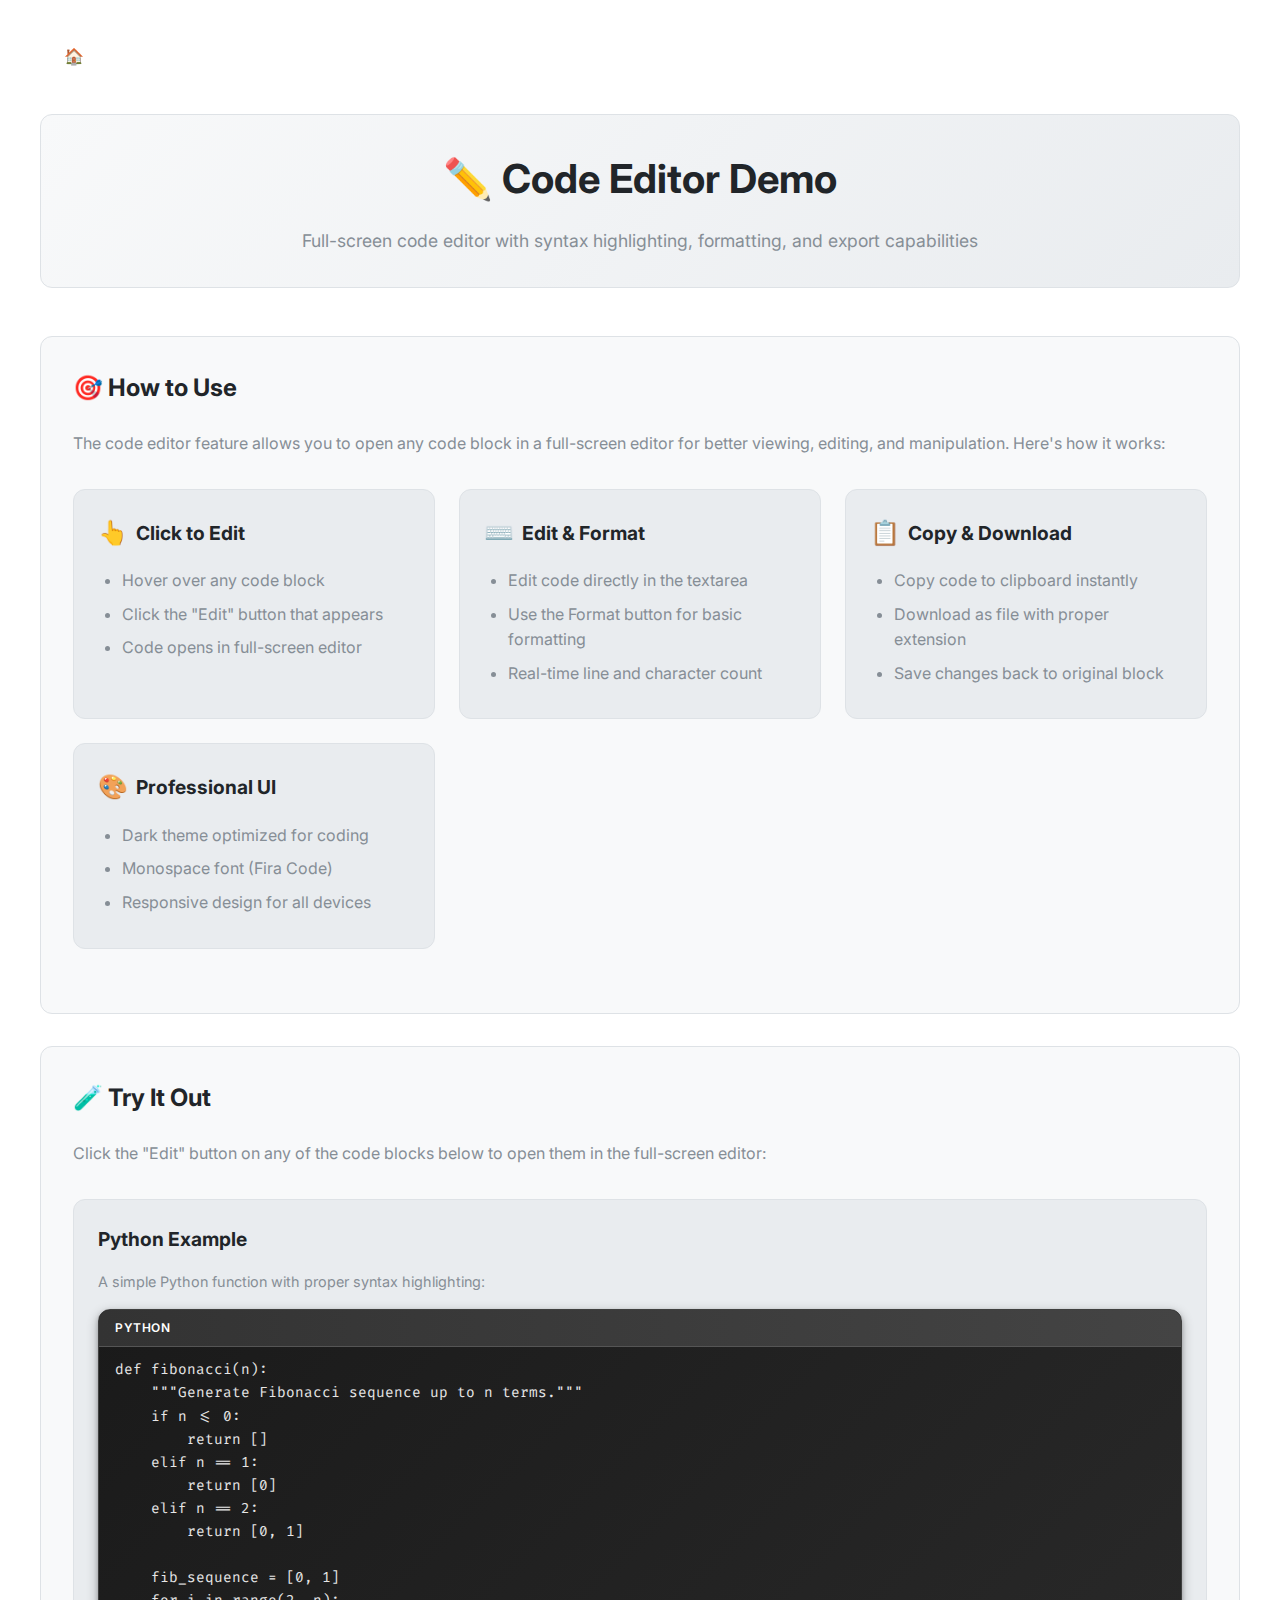
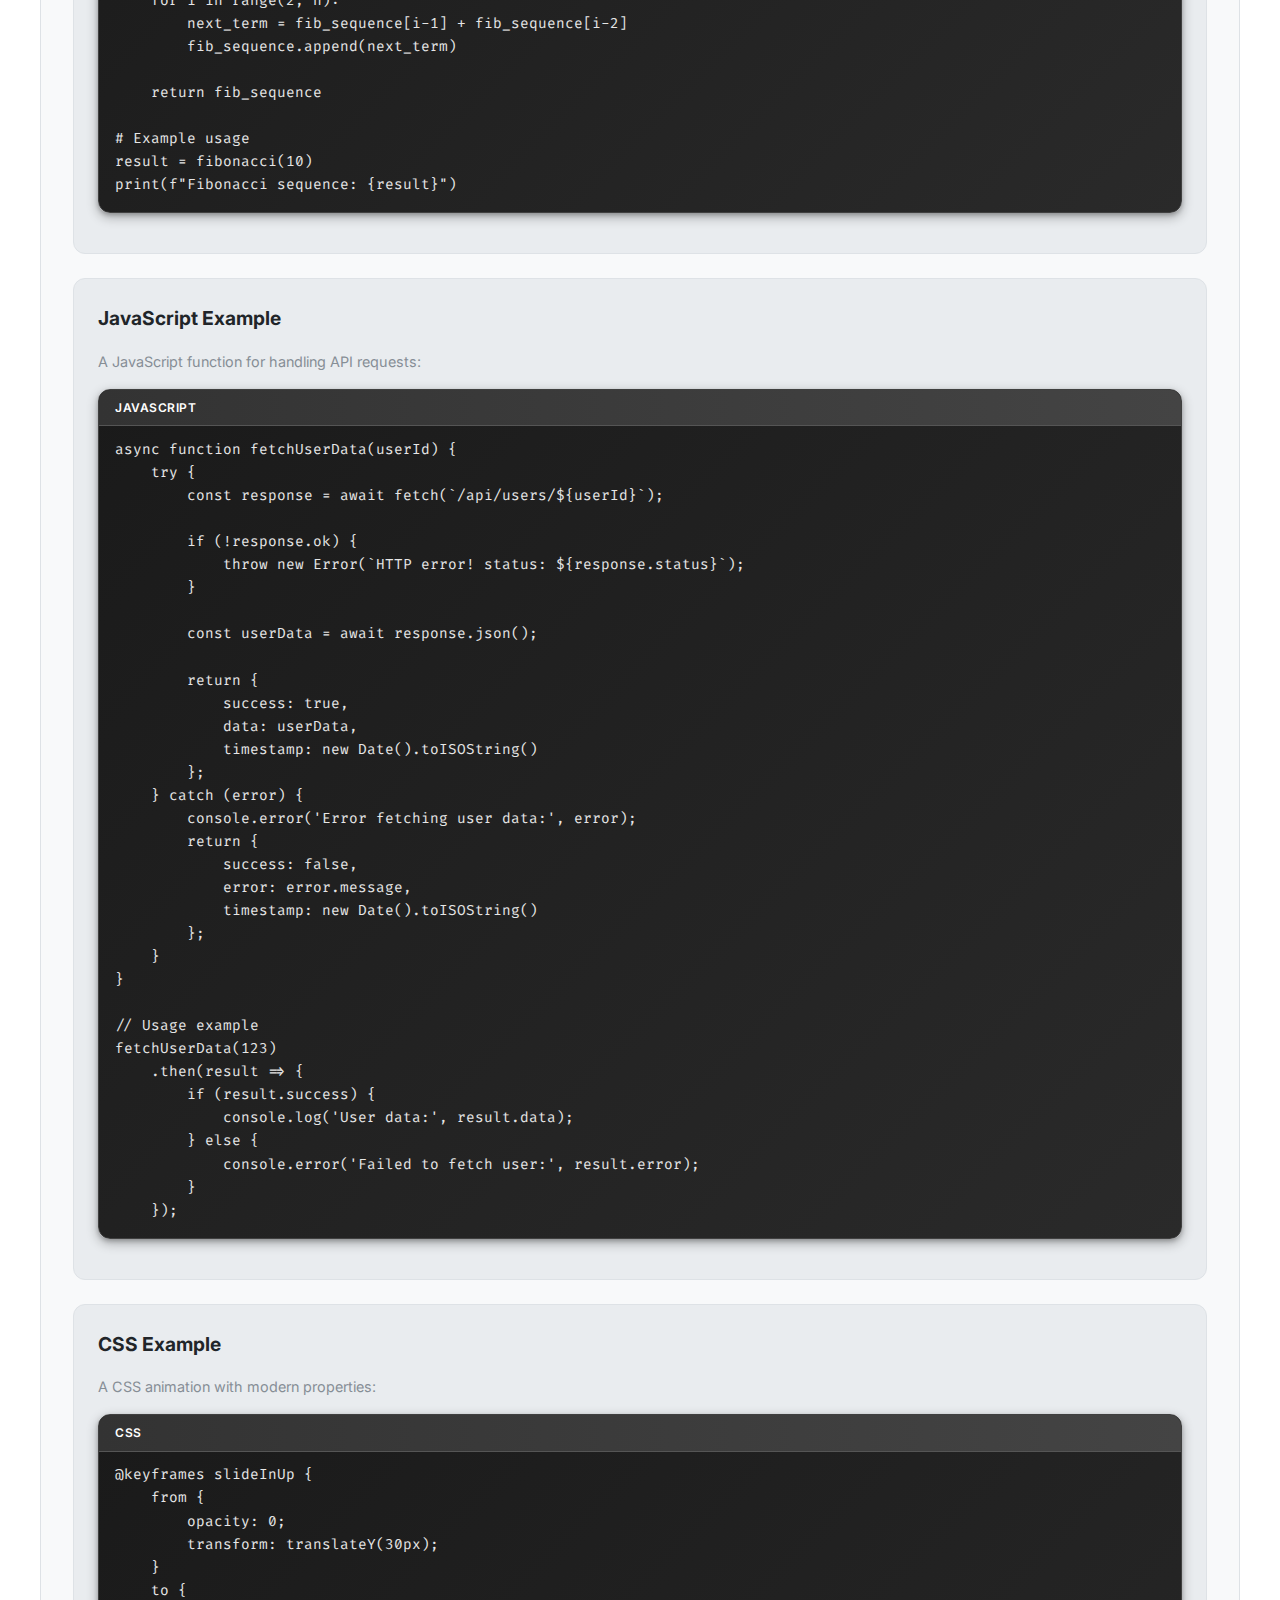
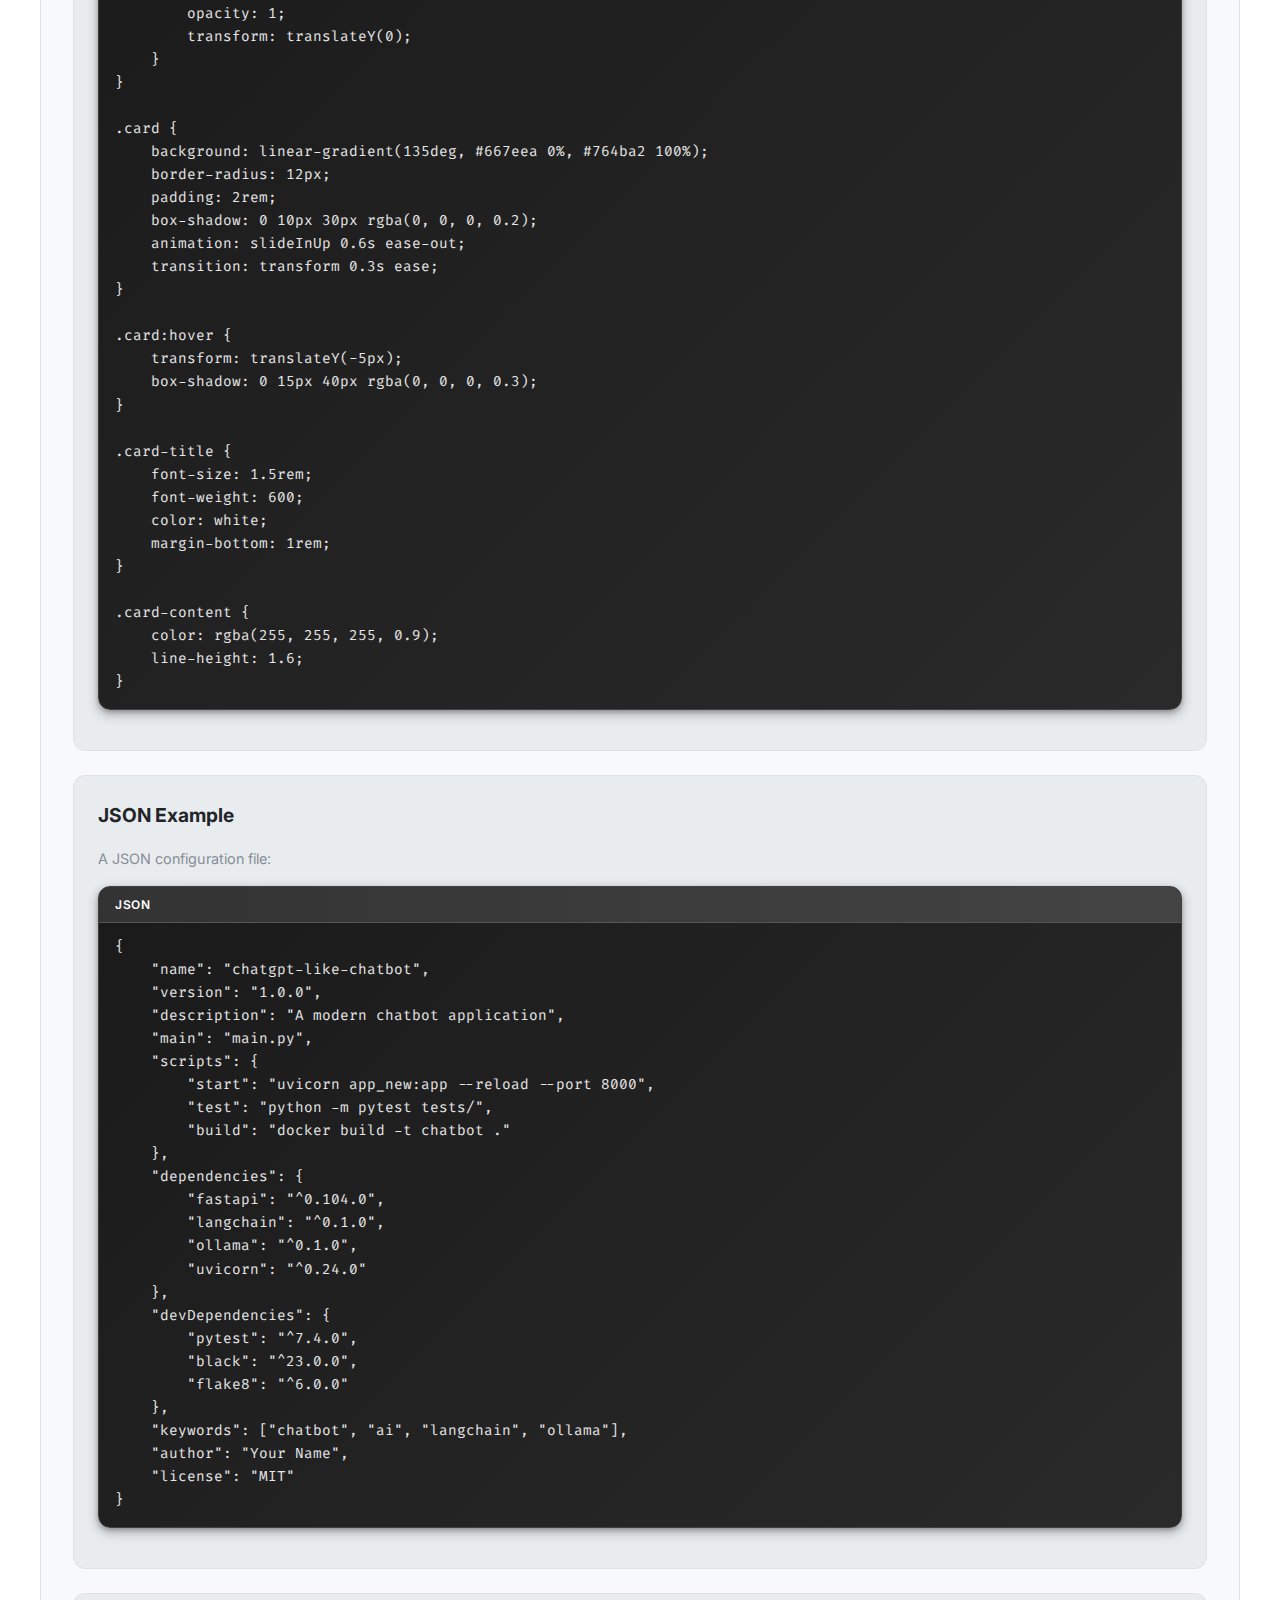
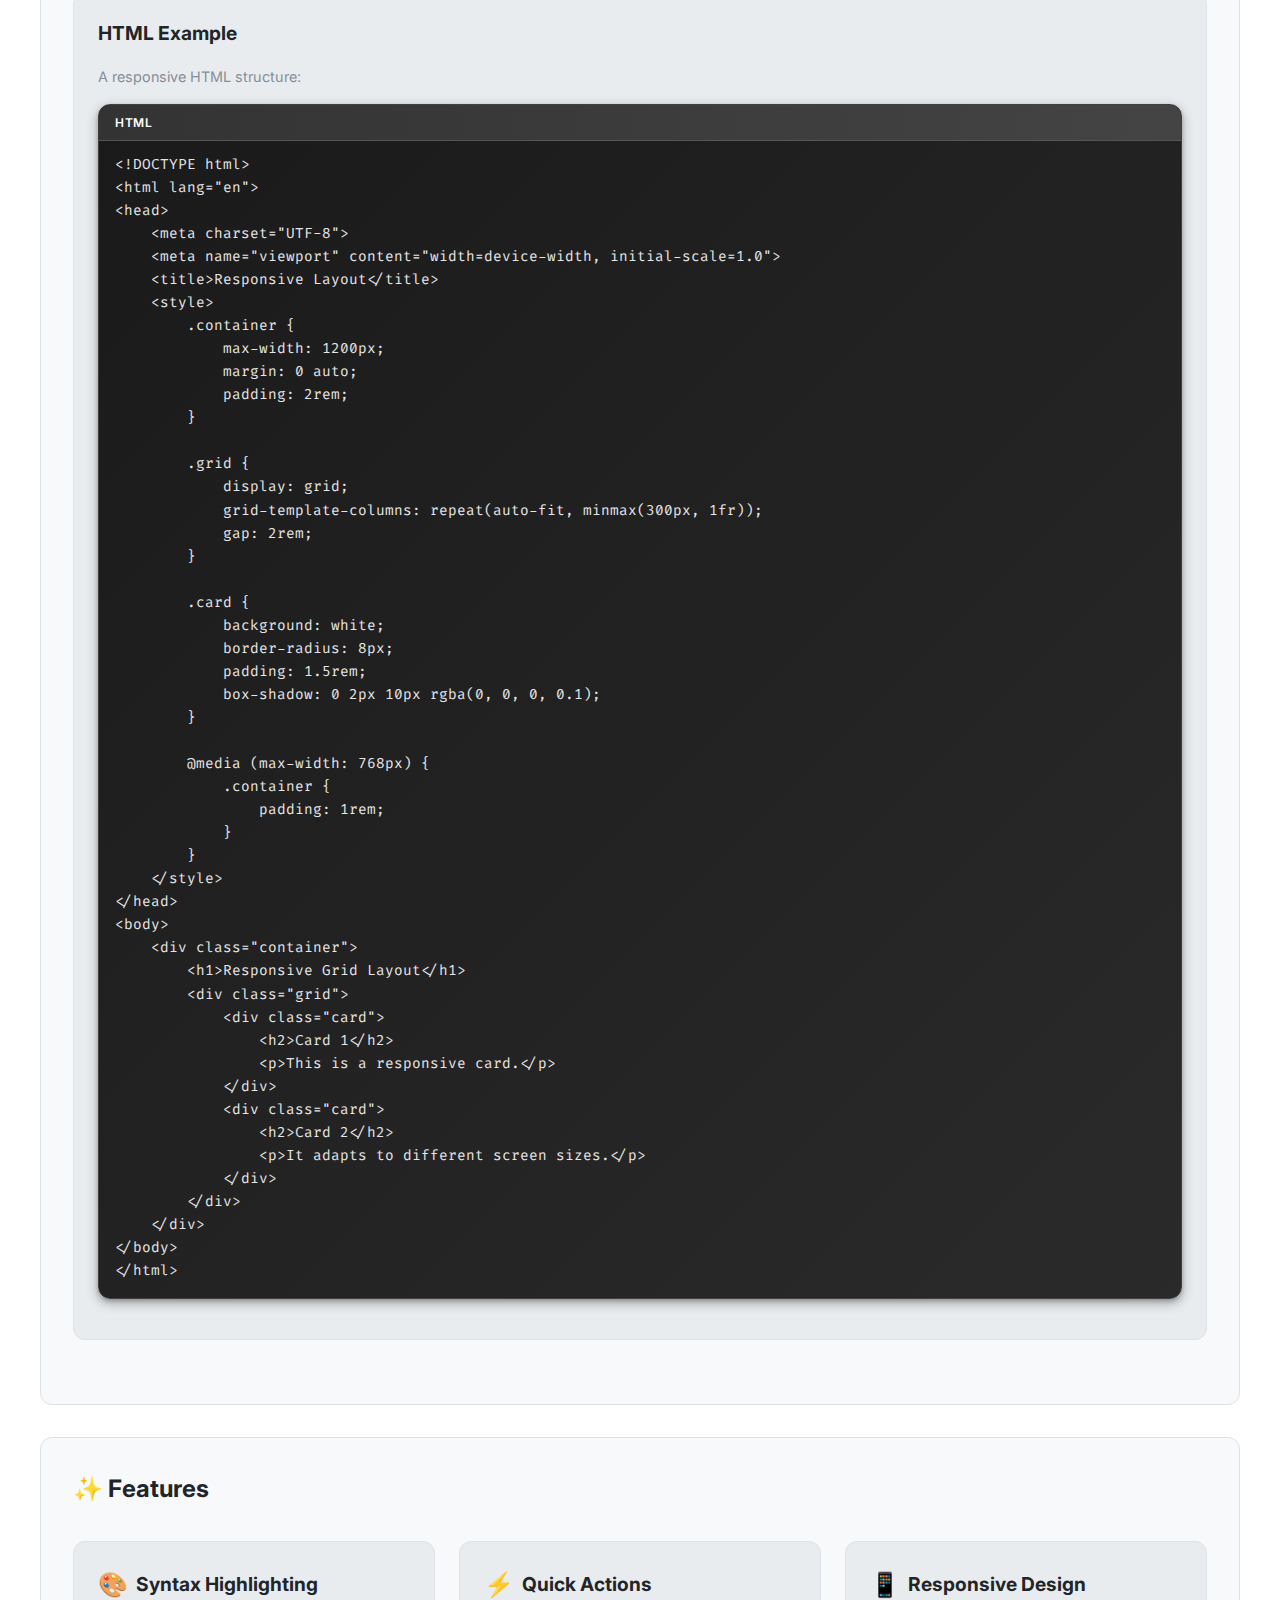
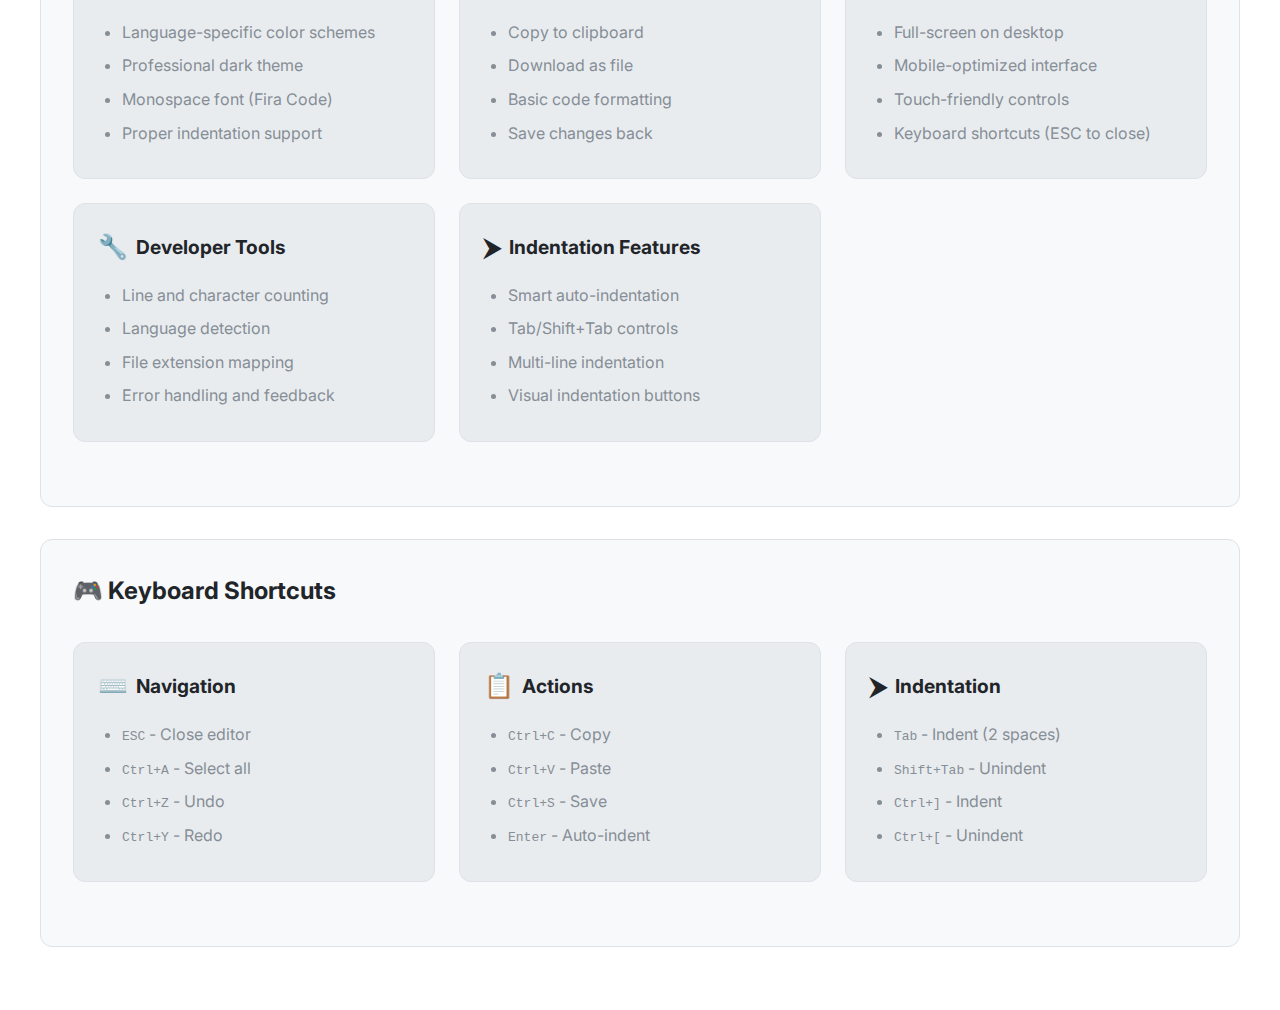
<file: tests/frontend/test_code_editor.html>
<!DOCTYPE html>
<html lang="en">
<head>
    <meta charset="UTF-8">
    <meta name="viewport" content="width=device-width, initial-scale=1.0">
    <title>Code Editor Demo - ChatGPT-like Chatbot</title>
    <link rel="stylesheet" href="/static/styles.css">
    <link href="https://fonts.googleapis.com/css2?family=Fira+Code:wght@300;400;500;600;700&family=Inter:wght@300;400;500;600;700&display=swap" rel="stylesheet">
    <style>
        body {
            padding: 2rem;
            background: var(--bg-primary);
            color: var(--text-primary);
            font-family: 'Inter', sans-serif;
        }
        .demo-container {
            max-width: 1200px;
            margin: 0 auto;
        }
        .demo-header {
            text-align: center;
            margin-bottom: 3rem;
            padding: 2rem;
            background: linear-gradient(135deg, var(--bg-secondary), var(--bg-tertiary));
            border-radius: var(--border-radius);
            border: 1px solid var(--border-color);
        }
        .demo-header h1 {
            margin: 0 0 1rem 0;
            color: var(--accent-color);
            font-size: 2.5rem;
        }
        .demo-header p {
            font-size: 1.1rem;
            color: var(--text-muted);
            margin: 0;
        }
        .demo-section {
            margin: 2rem 0;
            padding: 2rem;
            background: var(--bg-secondary);
            border: 1px solid var(--border-color);
            border-radius: var(--border-radius);
        }
        .demo-section h2 {
            margin: 0 0 1.5rem 0;
            color: var(--accent-color);
            font-size: 1.5rem;
        }
        .demo-section p {
            color: var(--text-muted);
            line-height: 1.6;
            margin-bottom: 1.5rem;
        }
        .code-examples {
            display: grid;
            gap: 1.5rem;
            margin: 2rem 0;
        }
        .code-example {
            background: var(--bg-tertiary);
            border: 1px solid var(--border-color);
            border-radius: var(--border-radius);
            padding: 1.5rem;
        }
        .code-example h3 {
            margin: 0 0 1rem 0;
            color: var(--text-primary);
            font-size: 1.2rem;
        }
        .code-example p {
            margin: 0 0 1rem 0;
            color: var(--text-muted);
            font-size: 0.9rem;
        }
        .features-grid {
            display: grid;
            grid-template-columns: repeat(auto-fit, minmax(300px, 1fr));
            gap: 1.5rem;
            margin: 2rem 0;
        }
        .feature-card {
            background: var(--bg-tertiary);
            border: 1px solid var(--border-color);
            border-radius: var(--border-radius);
            padding: 1.5rem;
            transition: var(--transition);
        }
        .feature-card:hover {
            transform: translateY(-2px);
            box-shadow: var(--shadow-md);
            border-color: var(--accent-color);
        }
        .feature-card h3 {
            margin: 0 0 1rem 0;
            color: var(--accent-color);
            font-size: 1.2rem;
            display: flex;
            align-items: center;
            gap: 0.5rem;
        }
        .feature-card .icon {
            font-size: 1.5rem;
        }
        .feature-card ul {
            margin: 0;
            padding-left: 1.5rem;
            color: var(--text-muted);
        }
        .feature-card li {
            margin: 0.5rem 0;
        }
        .back-link {
            display: inline-flex;
            align-items: center;
            gap: 0.5rem;
            background: var(--accent-color);
            color: white;
            padding: 0.75rem 1.5rem;
            border-radius: var(--border-radius);
            text-decoration: none;
            font-weight: 500;
            transition: var(--transition);
            margin-bottom: 2rem;
        }
        .back-link:hover {
            background: var(--accent-hover);
            transform: translateY(-1px);
        }
    </style>
</head>
<body>
    <div class="demo-container">
        <a href="/" class="back-link">
            <span>🏠</span>
            <span>Back to Main App</span>
        </a>

        <div class="demo-header">
            <h1>✏️ Code Editor Demo</h1>
            <p>Full-screen code editor with syntax highlighting, formatting, and export capabilities</p>
        </div>

        <div class="demo-section">
            <h2>🎯 How to Use</h2>
            <p>The code editor feature allows you to open any code block in a full-screen editor for better viewing, editing, and manipulation. Here's how it works:</p>

            <div class="features-grid">
                <div class="feature-card">
                    <h3><span class="icon">👆</span>Click to Edit</h3>
                    <ul>
                        <li>Hover over any code block</li>
                        <li>Click the "Edit" button that appears</li>
                        <li>Code opens in full-screen editor</li>
                    </ul>
                </div>

                <div class="feature-card">
                    <h3><span class="icon">⌨️</span>Edit & Format</h3>
                    <ul>
                        <li>Edit code directly in the textarea</li>
                        <li>Use the Format button for basic formatting</li>
                        <li>Real-time line and character count</li>
                    </ul>
                </div>

                <div class="feature-card">
                    <h3><span class="icon">📋</span>Copy & Download</h3>
                    <ul>
                        <li>Copy code to clipboard instantly</li>
                        <li>Download as file with proper extension</li>
                        <li>Save changes back to original block</li>
                    </ul>
                </div>

                <div class="feature-card">
                    <h3><span class="icon">🎨</span>Professional UI</h3>
                    <ul>
                        <li>Dark theme optimized for coding</li>
                        <li>Monospace font (Fira Code)</li>
                        <li>Responsive design for all devices</li>
                    </ul>
                </div>
            </div>
        </div>

        <div class="demo-section">
            <h2>🧪 Try It Out</h2>
            <p>Click the "Edit" button on any of the code blocks below to open them in the full-screen editor:</p>

            <div class="code-examples">
                <div class="code-example">
                    <h3>Python Example</h3>
                    <p>A simple Python function with proper syntax highlighting:</p>
                    <div class="code-block" data-language="python">
                        <code>def fibonacci(n):
    """Generate Fibonacci sequence up to n terms."""
    if n <= 0:
        return []
    elif n == 1:
        return [0]
    elif n == 2:
        return [0, 1]

    fib_sequence = [0, 1]
    for i in range(2, n):
        next_term = fib_sequence[i-1] + fib_sequence[i-2]
        fib_sequence.append(next_term)

    return fib_sequence

# Example usage
result = fibonacci(10)
print(f"Fibonacci sequence: {result}")</code>
                    </div>
                </div>

                <div class="code-example">
                    <h3>JavaScript Example</h3>
                    <p>A JavaScript function for handling API requests:</p>
                    <div class="code-block" data-language="javascript">
                        <code>async function fetchUserData(userId) {
    try {
        const response = await fetch(`/api/users/${userId}`);

        if (!response.ok) {
            throw new Error(`HTTP error! status: ${response.status}`);
        }

        const userData = await response.json();

        return {
            success: true,
            data: userData,
            timestamp: new Date().toISOString()
        };
    } catch (error) {
        console.error('Error fetching user data:', error);
        return {
            success: false,
            error: error.message,
            timestamp: new Date().toISOString()
        };
    }
}

// Usage example
fetchUserData(123)
    .then(result => {
        if (result.success) {
            console.log('User data:', result.data);
        } else {
            console.error('Failed to fetch user:', result.error);
        }
    });</code>
                    </div>
                </div>

                <div class="code-example">
                    <h3>CSS Example</h3>
                    <p>A CSS animation with modern properties:</p>
                    <div class="code-block" data-language="css">
                        <code>@keyframes slideInUp {
    from {
        opacity: 0;
        transform: translateY(30px);
    }
    to {
        opacity: 1;
        transform: translateY(0);
    }
}

.card {
    background: linear-gradient(135deg, #667eea 0%, #764ba2 100%);
    border-radius: 12px;
    padding: 2rem;
    box-shadow: 0 10px 30px rgba(0, 0, 0, 0.2);
    animation: slideInUp 0.6s ease-out;
    transition: transform 0.3s ease;
}

.card:hover {
    transform: translateY(-5px);
    box-shadow: 0 15px 40px rgba(0, 0, 0, 0.3);
}

.card-title {
    font-size: 1.5rem;
    font-weight: 600;
    color: white;
    margin-bottom: 1rem;
}

.card-content {
    color: rgba(255, 255, 255, 0.9);
    line-height: 1.6;
}</code>
                    </div>
                </div>

                <div class="code-example">
                    <h3>JSON Example</h3>
                    <p>A JSON configuration file:</p>
                    <div class="code-block" data-language="json">
                        <code>{
    "name": "chatgpt-like-chatbot",
    "version": "1.0.0",
    "description": "A modern chatbot application",
    "main": "main.py",
    "scripts": {
        "start": "uvicorn app_new:app --reload --port 8000",
        "test": "python -m pytest tests/",
        "build": "docker build -t chatbot ."
    },
    "dependencies": {
        "fastapi": "^0.104.0",
        "langchain": "^0.1.0",
        "ollama": "^0.1.0",
        "uvicorn": "^0.24.0"
    },
    "devDependencies": {
        "pytest": "^7.4.0",
        "black": "^23.0.0",
        "flake8": "^6.0.0"
    },
    "keywords": ["chatbot", "ai", "langchain", "ollama"],
    "author": "Your Name",
    "license": "MIT"
}</code>
                    </div>
                </div>

                <div class="code-example">
                    <h3>HTML Example</h3>
                    <p>A responsive HTML structure:</p>
                    <div class="code-block" data-language="html">
                        <code>&lt;!DOCTYPE html&gt;
&lt;html lang="en"&gt;
&lt;head&gt;
    &lt;meta charset="UTF-8"&gt;
    &lt;meta name="viewport" content="width=device-width, initial-scale=1.0"&gt;
    &lt;title&gt;Responsive Layout&lt;/title&gt;
    &lt;style&gt;
        .container {
            max-width: 1200px;
            margin: 0 auto;
            padding: 2rem;
        }

        .grid {
            display: grid;
            grid-template-columns: repeat(auto-fit, minmax(300px, 1fr));
            gap: 2rem;
        }

        .card {
            background: white;
            border-radius: 8px;
            padding: 1.5rem;
            box-shadow: 0 2px 10px rgba(0, 0, 0, 0.1);
        }

        @media (max-width: 768px) {
            .container {
                padding: 1rem;
            }
        }
    &lt;/style&gt;
&lt;/head&gt;
&lt;body&gt;
    &lt;div class="container"&gt;
        &lt;h1&gt;Responsive Grid Layout&lt;/h1&gt;
        &lt;div class="grid"&gt;
            &lt;div class="card"&gt;
                &lt;h2&gt;Card 1&lt;/h2&gt;
                &lt;p&gt;This is a responsive card.&lt;/p&gt;
            &lt;/div&gt;
            &lt;div class="card"&gt;
                &lt;h2&gt;Card 2&lt;/h2&gt;
                &lt;p&gt;It adapts to different screen sizes.&lt;/p&gt;
            &lt;/div&gt;
        &lt;/div&gt;
    &lt;/div&gt;
&lt;/body&gt;
&lt;/html&gt;</code>
                    </div>
                </div>
            </div>
        </div>

        <div class="demo-section">
            <h2>✨ Features</h2>
            <div class="features-grid">
                <div class="feature-card">
                    <h3><span class="icon">🎨</span>Syntax Highlighting</h3>
                    <ul>
                        <li>Language-specific color schemes</li>
                        <li>Professional dark theme</li>
                        <li>Monospace font (Fira Code)</li>
                        <li>Proper indentation support</li>
                    </ul>
                </div>

                <div class="feature-card">
                    <h3><span class="icon">⚡</span>Quick Actions</h3>
                    <ul>
                        <li>Copy to clipboard</li>
                        <li>Download as file</li>
                        <li>Basic code formatting</li>
                        <li>Save changes back</li>
                    </ul>
                </div>

                <div class="feature-card">
                    <h3><span class="icon">📱</span>Responsive Design</h3>
                    <ul>
                        <li>Full-screen on desktop</li>
                        <li>Mobile-optimized interface</li>
                        <li>Touch-friendly controls</li>
                        <li>Keyboard shortcuts (ESC to close)</li>
                    </ul>
                </div>

                <div class="feature-card">
                    <h3><span class="icon">🔧</span>Developer Tools</h3>
                    <ul>
                        <li>Line and character counting</li>
                        <li>Language detection</li>
                        <li>File extension mapping</li>
                        <li>Error handling and feedback</li>
                    </ul>
                </div>

                <div class="feature-card">
                    <h3><span class="icon">⮞</span>Indentation Features</h3>
                    <ul>
                        <li>Smart auto-indentation</li>
                        <li>Tab/Shift+Tab controls</li>
                        <li>Multi-line indentation</li>
                        <li>Visual indentation buttons</li>
                    </ul>
                </div>
            </div>
        </div>

        <div class="demo-section">
            <h2>🎮 Keyboard Shortcuts</h2>
            <div class="features-grid">
                <div class="feature-card">
                    <h3><span class="icon">⌨️</span>Navigation</h3>
                    <ul>
                        <li><kbd>ESC</kbd> - Close editor</li>
                        <li><kbd>Ctrl+A</kbd> - Select all</li>
                        <li><kbd>Ctrl+Z</kbd> - Undo</li>
                        <li><kbd>Ctrl+Y</kbd> - Redo</li>
                    </ul>
                </div>

                <div class="feature-card">
                    <h3><span class="icon">📋</span>Actions</h3>
                    <ul>
                        <li><kbd>Ctrl+C</kbd> - Copy</li>
                        <li><kbd>Ctrl+V</kbd> - Paste</li>
                        <li><kbd>Ctrl+S</kbd> - Save</li>
                        <li><kbd>Enter</kbd> - Auto-indent</li>
                    </ul>
                </div>

                <div class="feature-card">
                    <h3><span class="icon">⮞</span>Indentation</h3>
                    <ul>
                        <li><kbd>Tab</kbd> - Indent (2 spaces)</li>
                        <li><kbd>Shift+Tab</kbd> - Unindent</li>
                        <li><kbd>Ctrl+]</kbd> - Indent</li>
                        <li><kbd>Ctrl+[</kbd> - Unindent</li>
                    </ul>
                </div>
            </div>
        </div>
    </div>

    <script src="/static/app.js"></script>
    <script>
        // Initialize the demo
        document.addEventListener('DOMContentLoaded', () => {
            console.log('Code Editor Demo loaded successfully');

            // Add some interactivity
            const codeBlocks = document.querySelectorAll('.code-block');
            codeBlocks.forEach(block => {
                block.addEventListener('mouseenter', () => {
                    console.log('Hovering over code block');
                });
            });
        });
    </script>
</body>
</html>
</file>
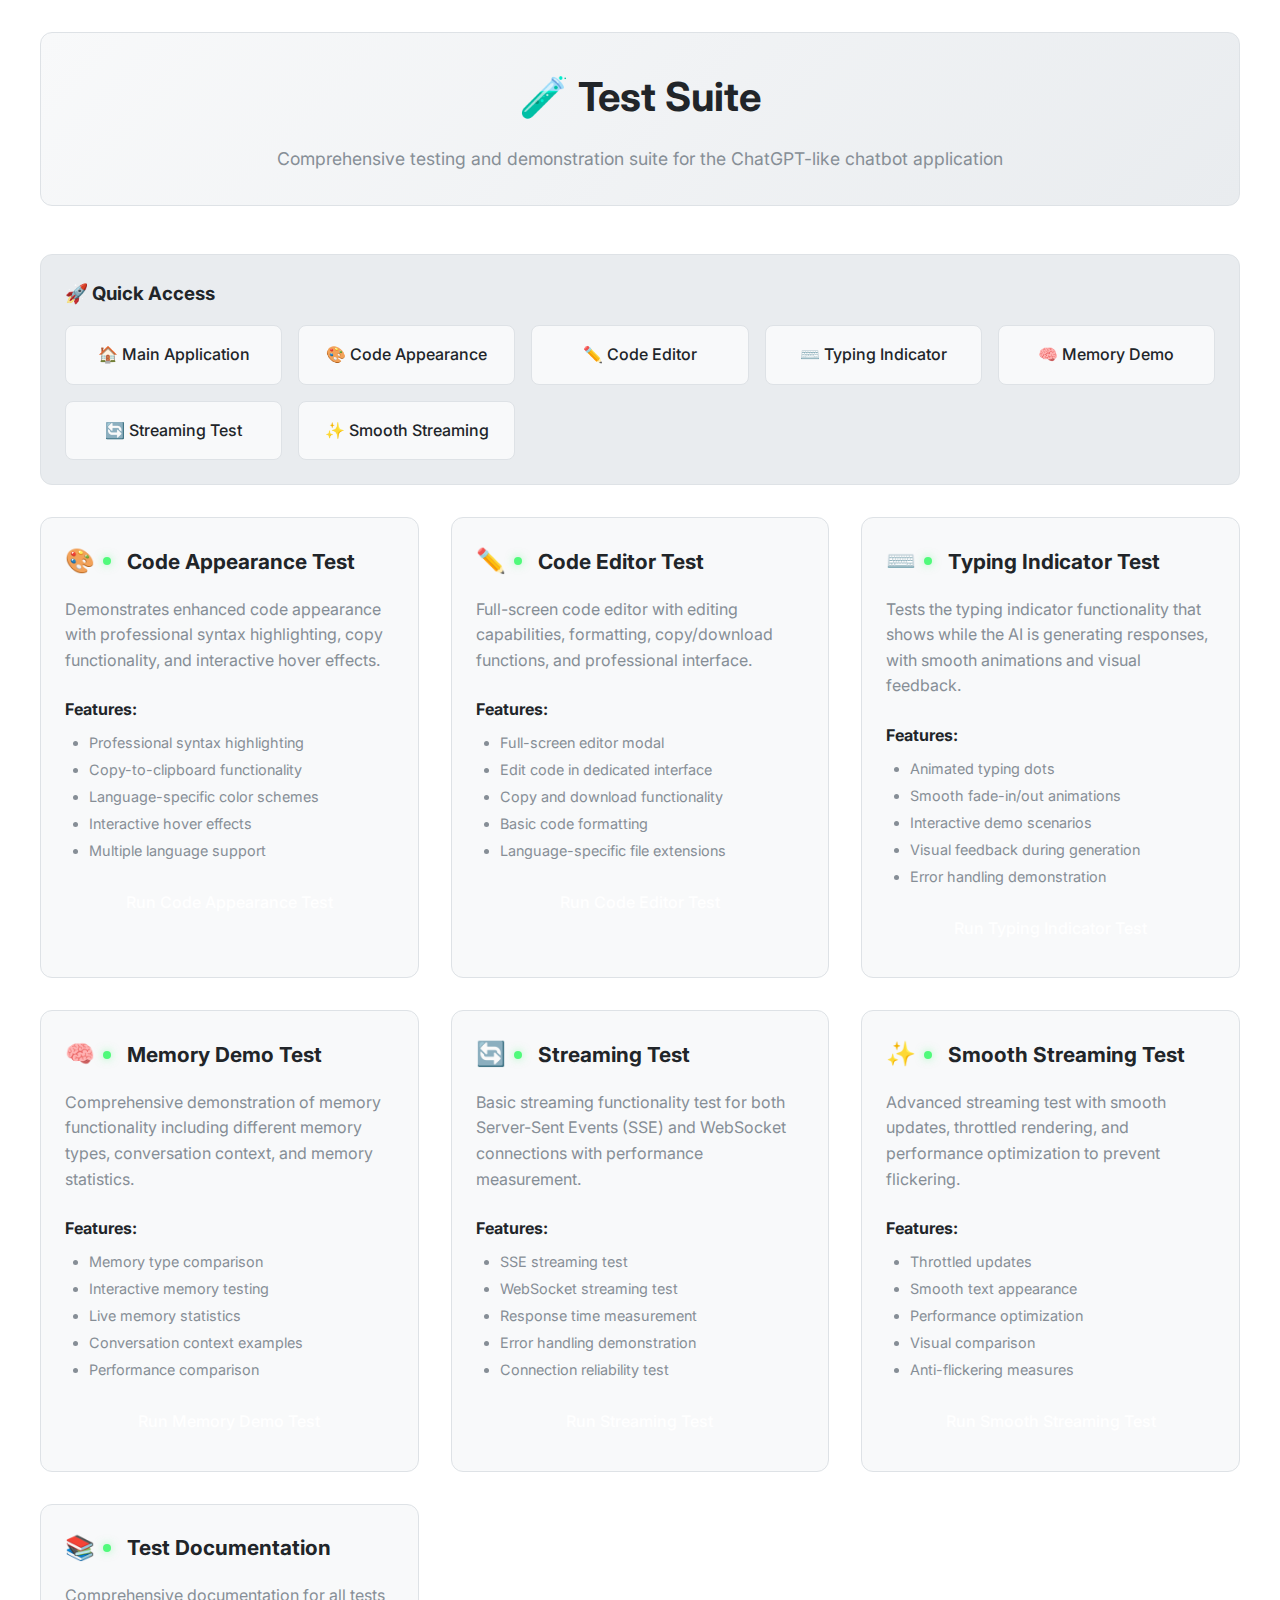
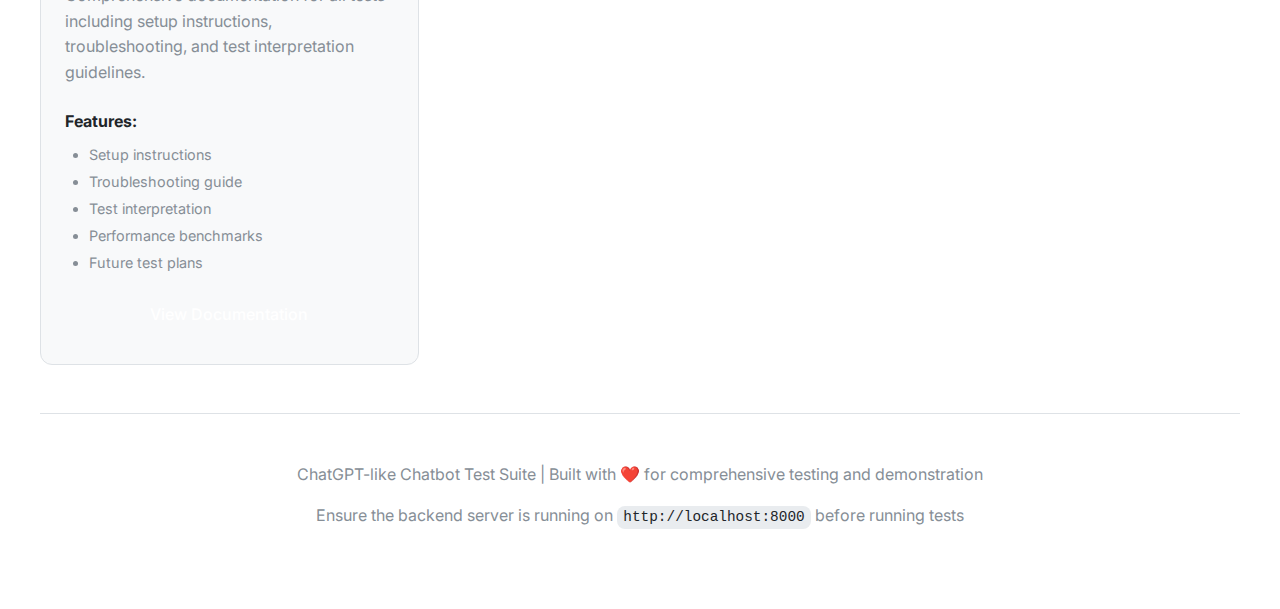
<file: tests/frontend/test_index.html>
<!DOCTYPE html>
<html lang="en">
<head>
    <meta charset="UTF-8">
    <meta name="viewport" content="width=device-width, initial-scale=1.0">
    <title>ChatGPT-like Chatbot - Test Suite</title>
    <link rel="stylesheet" href="/static/styles.css">
    <link href="https://fonts.googleapis.com/css2?family=Fira+Code:wght@300;400;500;600;700&family=Inter:wght@300;400;500;600;700&display=swap" rel="stylesheet">
    <style>
        body {
            padding: 2rem;
            background: var(--bg-primary);
            color: var(--text-primary);
            font-family: 'Inter', sans-serif;
        }
        .test-container {
            max-width: 1200px;
            margin: 0 auto;
        }
        .test-header {
            text-align: center;
            margin-bottom: 3rem;
            padding: 2rem;
            background: linear-gradient(135deg, var(--bg-secondary), var(--bg-tertiary));
            border-radius: var(--border-radius);
            border: 1px solid var(--border-color);
        }
        .test-header h1 {
            margin: 0 0 1rem 0;
            color: var(--accent-color);
            font-size: 2.5rem;
        }
        .test-header p {
            font-size: 1.1rem;
            color: var(--text-muted);
            margin: 0;
        }
        .test-grid {
            display: grid;
            grid-template-columns: repeat(auto-fit, minmax(350px, 1fr));
            gap: 2rem;
            margin: 2rem 0;
        }
        .test-card {
            background: var(--bg-secondary);
            border: 1px solid var(--border-color);
            border-radius: var(--border-radius);
            padding: 1.5rem;
            transition: var(--transition);
            position: relative;
            overflow: hidden;
        }
        .test-card:hover {
            transform: translateY(-4px);
            box-shadow: var(--shadow-lg);
            border-color: var(--accent-color);
        }
        .test-card::before {
            content: '';
            position: absolute;
            top: 0;
            left: 0;
            right: 0;
            height: 4px;
            background: linear-gradient(90deg, var(--accent-color), var(--accent-hover));
        }
        .test-card h3 {
            margin: 0 0 1rem 0;
            color: var(--text-primary);
            font-size: 1.3rem;
            display: flex;
            align-items: center;
            gap: 0.5rem;
        }
        .test-card .icon {
            font-size: 1.5rem;
        }
        .test-card p {
            color: var(--text-muted);
            margin: 0 0 1.5rem 0;
            line-height: 1.6;
        }
        .test-card .features {
            margin: 1rem 0;
        }
        .test-card .features ul {
            margin: 0.5rem 0;
            padding-left: 1.5rem;
            color: var(--text-muted);
            font-size: 0.9rem;
        }
        .test-card .features li {
            margin: 0.25rem 0;
        }
        .test-button {
            background: var(--accent-color);
            color: white;
            border: none;
            padding: 0.75rem 1.5rem;
            border-radius: var(--border-radius);
            cursor: pointer;
            font-size: 1rem;
            font-weight: 500;
            transition: var(--transition);
            text-decoration: none;
            display: inline-block;
            text-align: center;
            width: 100%;
        }
        .test-button:hover {
            background: var(--accent-hover);
            transform: translateY(-1px);
        }
        .test-button:active {
            transform: translateY(0);
        }
        .status-indicator {
            display: inline-block;
            width: 8px;
            height: 8px;
            border-radius: 50%;
            margin-right: 0.5rem;
        }
        .status-ready {
            background: #50fa7b;
            box-shadow: 0 0 8px rgba(80, 250, 123, 0.5);
        }
        .status-experimental {
            background: #ffb86c;
            box-shadow: 0 0 8px rgba(255, 184, 108, 0.5);
        }
        .quick-links {
            background: var(--bg-tertiary);
            border: 1px solid var(--border-color);
            border-radius: var(--border-radius);
            padding: 1.5rem;
            margin: 2rem 0;
        }
        .quick-links h3 {
            margin: 0 0 1rem 0;
            color: var(--accent-color);
        }
        .quick-links-grid {
            display: grid;
            grid-template-columns: repeat(auto-fit, minmax(200px, 1fr));
            gap: 1rem;
        }
        .quick-link {
            background: var(--bg-secondary);
            border: 1px solid var(--border-color);
            border-radius: var(--border-radius-sm);
            padding: 1rem;
            text-align: center;
            transition: var(--transition);
        }
        .quick-link:hover {
            background: var(--accent-color);
            color: white;
            transform: translateY(-2px);
        }
        .quick-link a {
            color: inherit;
            text-decoration: none;
            font-weight: 500;
        }
        .footer {
            text-align: center;
            margin-top: 3rem;
            padding: 2rem;
            color: var(--text-muted);
            border-top: 1px solid var(--border-color);
        }
    </style>
</head>
<body>
    <div class="test-container">
        <div class="test-header">
            <h1>🧪 Test Suite</h1>
            <p>Comprehensive testing and demonstration suite for the ChatGPT-like chatbot application</p>
        </div>

        <div class="quick-links">
            <h3>🚀 Quick Access</h3>
            <div class="quick-links-grid">
                <div class="quick-link">
                    <a href="/">🏠 Main Application</a>
                </div>
                <div class="quick-link">
                    <a href="/tests/test_code_appearance.html">🎨 Code Appearance</a>
                </div>
                <div class="quick-link">
                    <a href="/tests/test_code_editor.html">✏️ Code Editor</a>
                </div>
                <div class="quick-link">
                    <a href="/tests/test_typing_indicator.html">⌨️ Typing Indicator</a>
                </div>
                <div class="quick-link">
                    <a href="/tests/test_memory_demo.html">🧠 Memory Demo</a>
                </div>
                <div class="quick-link">
                    <a href="/tests/test_streaming.html">🔄 Streaming Test</a>
                </div>
                <div class="quick-link">
                    <a href="/tests/test_smooth_streaming.html">✨ Smooth Streaming</a>
                </div>
            </div>
        </div>

        <div class="test-grid">
            <!-- Code Appearance Test -->
            <div class="test-card">
                <h3>
                    <span class="icon">🎨</span>
                    <span class="status-indicator status-ready"></span>
                    Code Appearance Test
                </h3>
                <p>Demonstrates enhanced code appearance with professional syntax highlighting, copy functionality, and interactive hover effects.</p>
                <div class="features">
                    <strong>Features:</strong>
                    <ul>
                        <li>Professional syntax highlighting</li>
                        <li>Copy-to-clipboard functionality</li>
                        <li>Language-specific color schemes</li>
                        <li>Interactive hover effects</li>
                        <li>Multiple language support</li>
                    </ul>
                </div>
                <a href="test_code_appearance.html" class="test-button">Run Code Appearance Test</a>
            </div>

            <!-- Code Editor Test -->
            <div class="test-card">
                <h3>
                    <span class="icon">✏️</span>
                    <span class="status-indicator status-ready"></span>
                    Code Editor Test
                </h3>
                <p>Full-screen code editor with editing capabilities, formatting, copy/download functions, and professional interface.</p>
                <div class="features">
                    <strong>Features:</strong>
                    <ul>
                        <li>Full-screen editor modal</li>
                        <li>Edit code in dedicated interface</li>
                        <li>Copy and download functionality</li>
                        <li>Basic code formatting</li>
                        <li>Language-specific file extensions</li>
                    </ul>
                </div>
                <a href="test_code_editor.html" class="test-button">Run Code Editor Test</a>
            </div>

            <!-- Typing Indicator Test -->
            <div class="test-card">
                <h3>
                    <span class="icon">⌨️</span>
                    <span class="status-indicator status-ready"></span>
                    Typing Indicator Test
                </h3>
                <p>Tests the typing indicator functionality that shows while the AI is generating responses, with smooth animations and visual feedback.</p>
                <div class="features">
                    <strong>Features:</strong>
                    <ul>
                        <li>Animated typing dots</li>
                        <li>Smooth fade-in/out animations</li>
                        <li>Interactive demo scenarios</li>
                        <li>Visual feedback during generation</li>
                        <li>Error handling demonstration</li>
                    </ul>
                </div>
                <a href="test_typing_indicator.html" class="test-button">Run Typing Indicator Test</a>
            </div>

            <!-- Memory Demo Test -->
            <div class="test-card">
                <h3>
                    <span class="icon">🧠</span>
                    <span class="status-indicator status-ready"></span>
                    Memory Demo Test
                </h3>
                <p>Comprehensive demonstration of memory functionality including different memory types, conversation context, and memory statistics.</p>
                <div class="features">
                    <strong>Features:</strong>
                    <ul>
                        <li>Memory type comparison</li>
                        <li>Interactive memory testing</li>
                        <li>Live memory statistics</li>
                        <li>Conversation context examples</li>
                        <li>Performance comparison</li>
                    </ul>
                </div>
                <a href="test_memory_demo.html" class="test-button">Run Memory Demo Test</a>
            </div>

            <!-- Streaming Test -->
            <div class="test-card">
                <h3>
                    <span class="icon">🔄</span>
                    <span class="status-indicator status-ready"></span>
                    Streaming Test
                </h3>
                <p>Basic streaming functionality test for both Server-Sent Events (SSE) and WebSocket connections with performance measurement.</p>
                <div class="features">
                    <strong>Features:</strong>
                    <ul>
                        <li>SSE streaming test</li>
                        <li>WebSocket streaming test</li>
                        <li>Response time measurement</li>
                        <li>Error handling demonstration</li>
                        <li>Connection reliability test</li>
                    </ul>
                </div>
                <a href="test_streaming.html" class="test-button">Run Streaming Test</a>
            </div>

            <!-- Smooth Streaming Test -->
            <div class="test-card">
                <h3>
                    <span class="icon">✨</span>
                    <span class="status-indicator status-ready"></span>
                    Smooth Streaming Test
                </h3>
                <p>Advanced streaming test with smooth updates, throttled rendering, and performance optimization to prevent flickering.</p>
                <div class="features">
                    <strong>Features:</strong>
                    <ul>
                        <li>Throttled updates</li>
                        <li>Smooth text appearance</li>
                        <li>Performance optimization</li>
                        <li>Visual comparison</li>
                        <li>Anti-flickering measures</li>
                    </ul>
                </div>
                <a href="test_smooth_streaming.html" class="test-button">Run Smooth Streaming Test</a>
            </div>

            <!-- Test Documentation -->
            <div class="test-card">
                <h3>
                    <span class="icon">📚</span>
                    <span class="status-indicator status-ready"></span>
                    Test Documentation
                </h3>
                <p>Comprehensive documentation for all tests including setup instructions, troubleshooting, and test interpretation guidelines.</p>
                <div class="features">
                    <strong>Features:</strong>
                    <ul>
                        <li>Setup instructions</li>
                        <li>Troubleshooting guide</li>
                        <li>Test interpretation</li>
                        <li>Performance benchmarks</li>
                        <li>Future test plans</li>
                    </ul>
                </div>
                <a href="README.md" class="test-button">View Documentation</a>
            </div>
        </div>

        <div class="footer">
            <p>ChatGPT-like Chatbot Test Suite | Built with ❤️ for comprehensive testing and demonstration</p>
            <p>Ensure the backend server is running on <code>http://localhost:8000</code> before running tests</p>
        </div>
    </div>

    <script>
        // Add some interactivity
        document.addEventListener('DOMContentLoaded', () => {
            console.log('Test Suite loaded successfully');

            // Add click tracking for analytics (if needed)
            document.querySelectorAll('.test-button').forEach(button => {
                button.addEventListener('click', (e) => {
                    const testName = e.target.textContent.trim();
                    console.log(`Running test: ${testName}`);
                });
            });
        });
    </script>
</body>
</html>
</file>
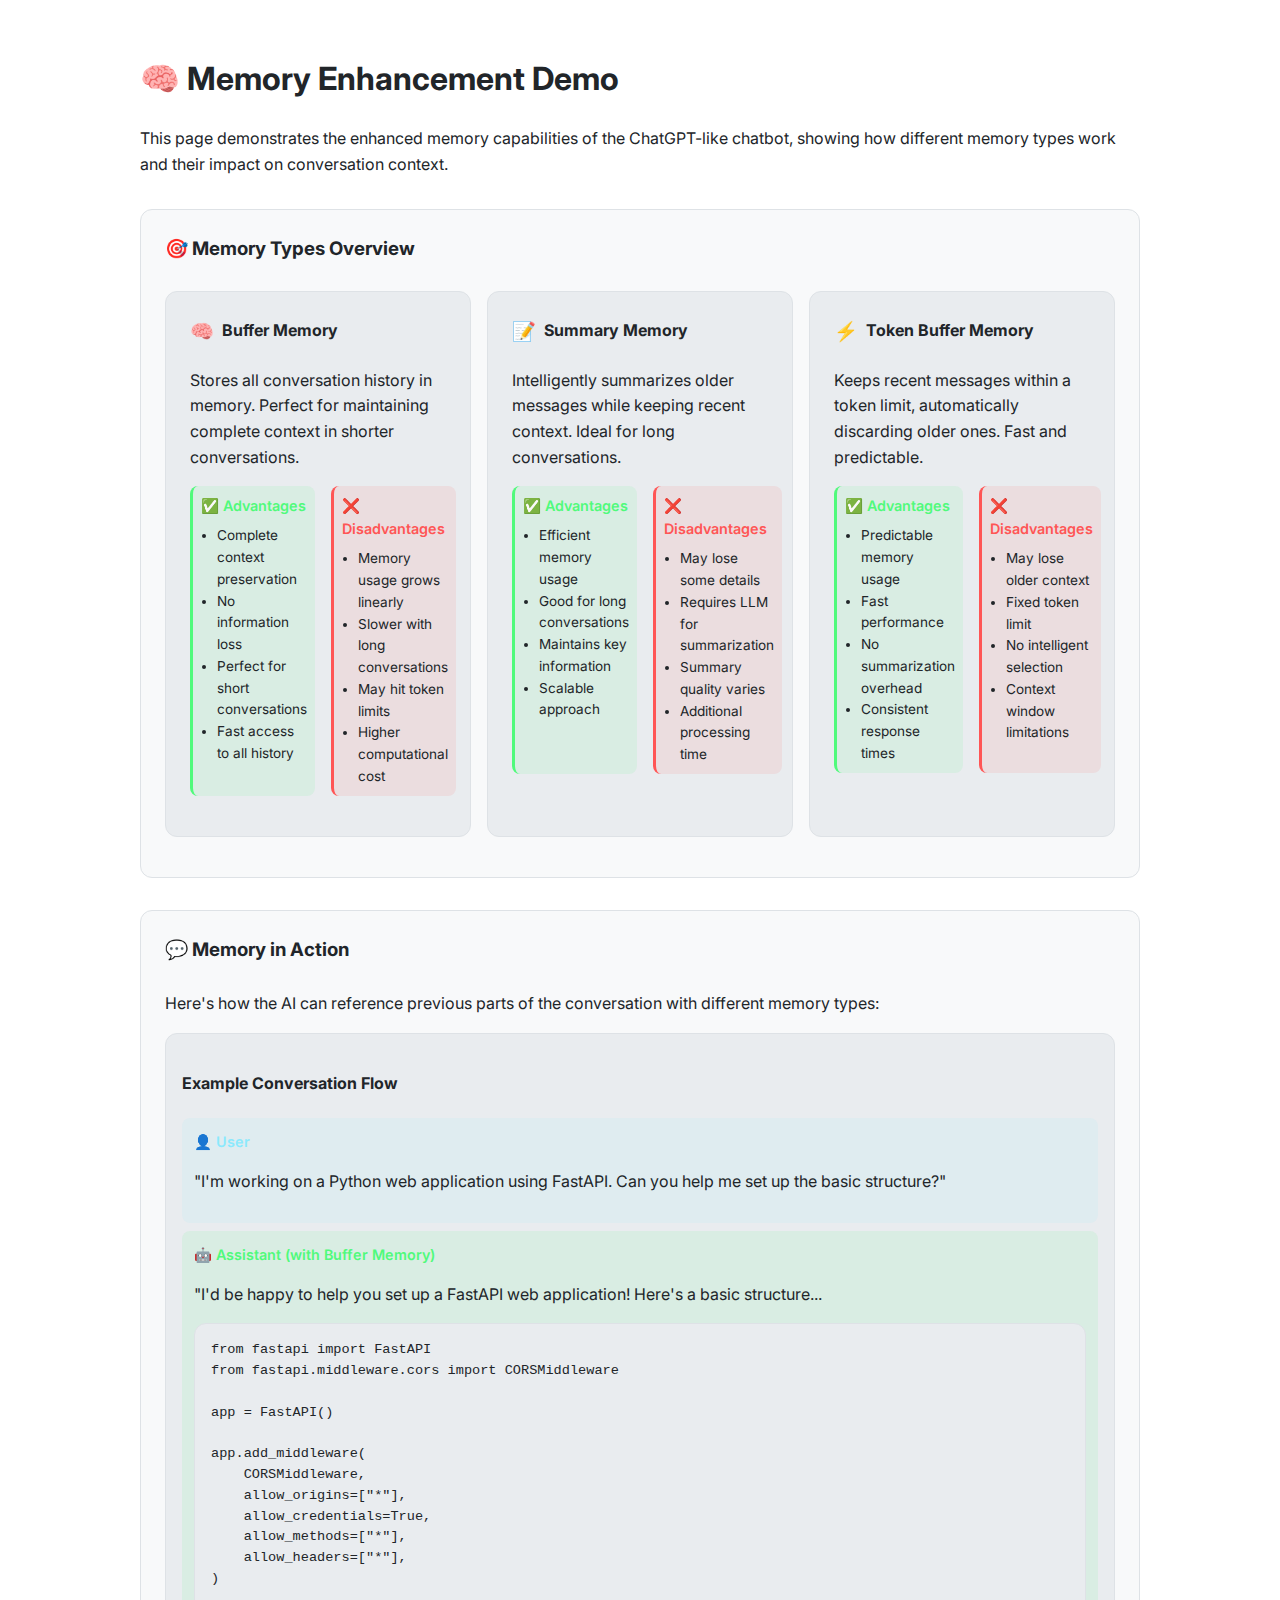
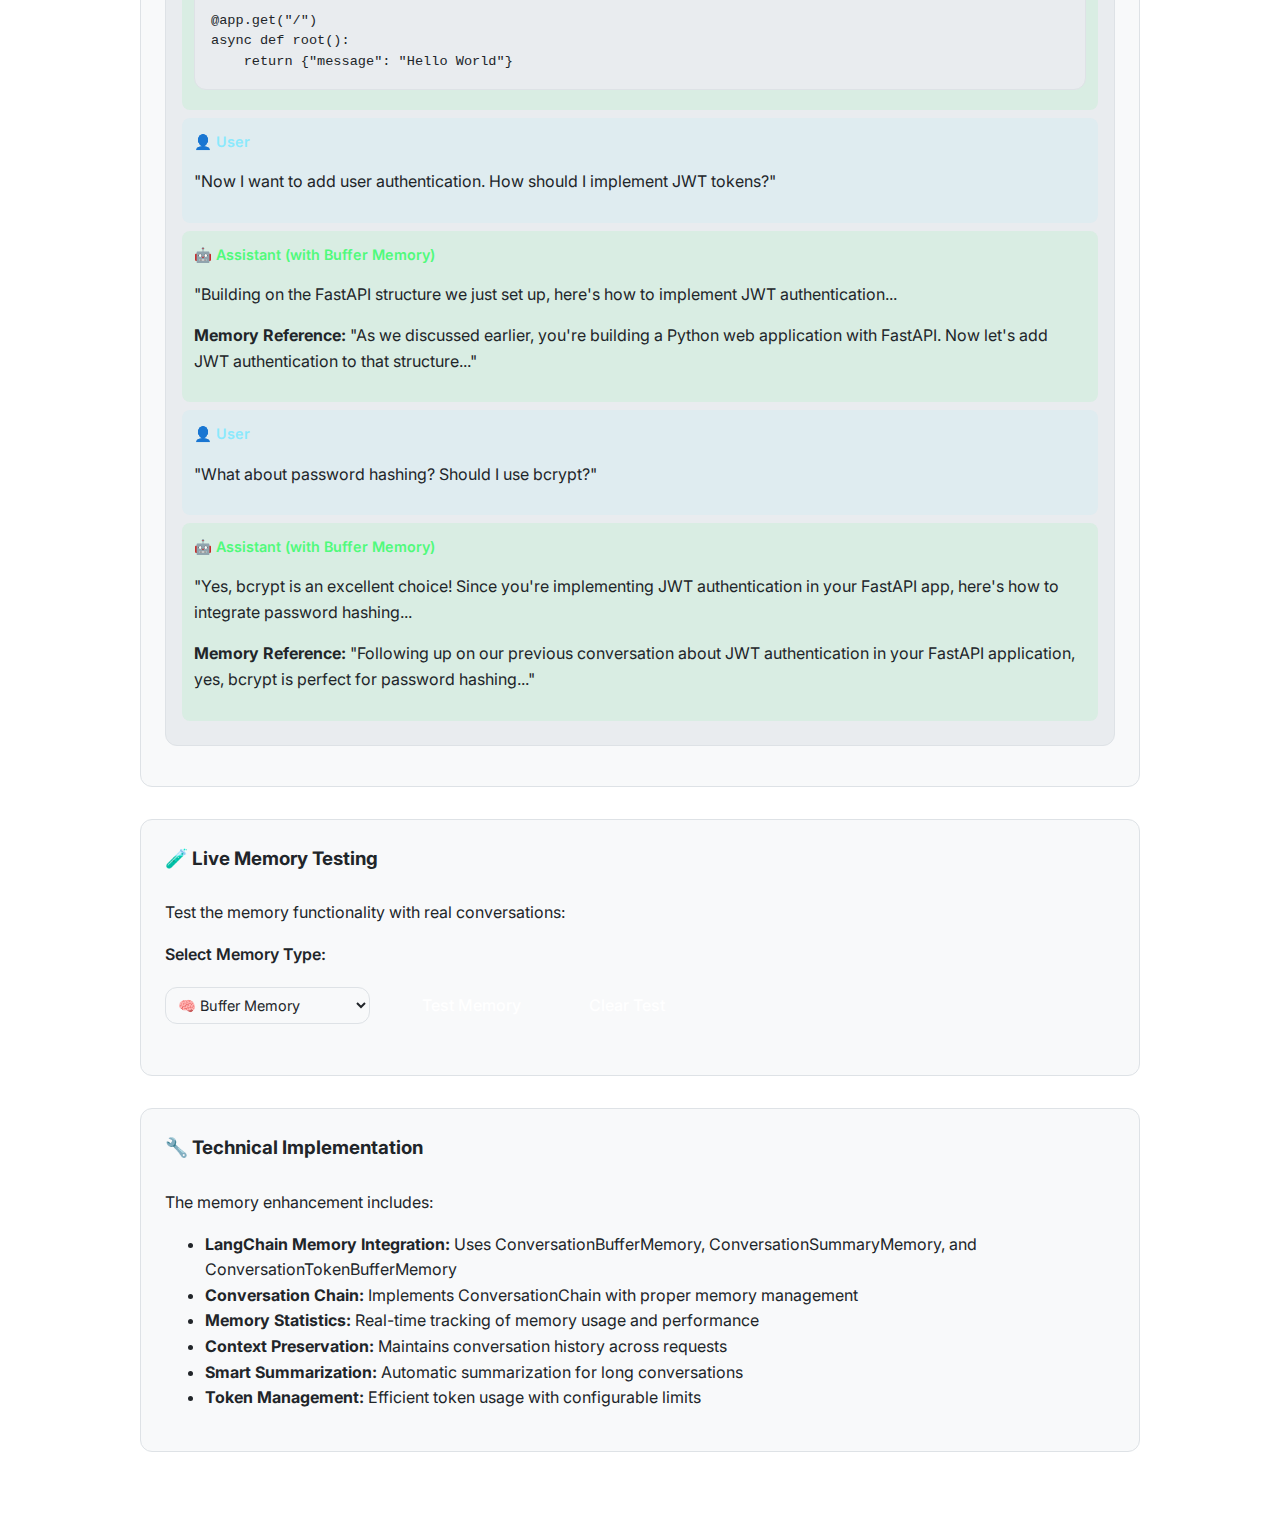
<file: tests/frontend/test_memory_demo.html>
<!DOCTYPE html>
<html lang="en">
<head>
    <meta charset="UTF-8">
    <meta name="viewport" content="width=device-width, initial-scale=1.0">
    <title>Memory Enhancement Demo</title>
    <link rel="stylesheet" href="/static/styles.css">
    <link href="https://fonts.googleapis.com/css2?family=Fira+Code:wght@300;400;500;600;700&family=Inter:wght@300;400;500;600;700&display=swap" rel="stylesheet">
    <style>
        body {
            padding: 2rem;
            background: var(--bg-primary);
            color: var(--text-primary);
            font-family: 'Inter', sans-serif;
        }
        .demo-container {
            max-width: 1000px;
            margin: 0 auto;
        }
        .demo-section {
            margin: 2rem 0;
            padding: 1.5rem;
            border: 1px solid var(--border-color);
            border-radius: var(--border-radius);
            background: var(--bg-secondary);
        }
        .demo-section h3 {
            margin-top: 0;
            color: var(--text-primary);
            border-bottom: 2px solid var(--accent-color);
            padding-bottom: 0.5rem;
        }
        .memory-types {
            display: grid;
            grid-template-columns: repeat(auto-fit, minmax(300px, 1fr));
            gap: 1rem;
            margin: 1rem 0;
        }
        .memory-type-card {
            background: var(--bg-tertiary);
            padding: 1.5rem;
            border-radius: var(--border-radius);
            border: 1px solid var(--border-color);
            transition: var(--transition);
        }
        .memory-type-card:hover {
            transform: translateY(-2px);
            box-shadow: var(--shadow-lg);
        }
        .memory-type-card h4 {
            color: var(--accent-color);
            margin-top: 0;
            display: flex;
            align-items: center;
            gap: 0.5rem;
        }
        .memory-type-card .icon {
            font-size: 1.2rem;
        }
        .pros-cons {
            display: grid;
            grid-template-columns: 1fr 1fr;
            gap: 1rem;
            margin: 1rem 0;
        }
        .pros, .cons {
            padding: 0.5rem;
            border-radius: var(--border-radius-sm);
        }
        .pros {
            background: rgba(80, 250, 123, 0.1);
            border-left: 3px solid #50fa7b;
        }
        .cons {
            background: rgba(255, 85, 85, 0.1);
            border-left: 3px solid #ff5555;
        }
        .pros h5, .cons h5 {
            margin: 0 0 0.5rem 0;
            font-size: 0.9rem;
            font-weight: 600;
        }
        .pros h5 {
            color: #50fa7b;
        }
        .cons h5 {
            color: #ff5555;
        }
        .pros ul, .cons ul {
            margin: 0;
            padding-left: 1rem;
            font-size: 0.85rem;
        }
        .test-conversation {
            background: var(--bg-tertiary);
            border: 1px solid var(--border-color);
            border-radius: var(--border-radius);
            padding: 1rem;
            margin: 1rem 0;
        }
        .test-message {
            margin: 0.5rem 0;
            padding: 0.75rem;
            border-radius: var(--border-radius-sm);
            border-left: 3px solid var(--accent-color);
        }
        .test-message.user {
            background: rgba(139, 233, 253, 0.1);
            border-left-color: #8be9fd;
        }
        .test-message.assistant {
            background: rgba(80, 250, 123, 0.1);
            border-left-color: #50fa7b;
        }
        .test-message h5 {
            margin: 0 0 0.5rem 0;
            font-size: 0.9rem;
            font-weight: 600;
        }
        .test-message.user h5 {
            color: #8be9fd;
        }
        .test-message.assistant h5 {
            color: #50fa7b;
        }
        .test-button {
            background: var(--accent-color);
            color: white;
            border: none;
            padding: 0.75rem 1.5rem;
            border-radius: var(--border-radius);
            cursor: pointer;
            font-size: 1rem;
            margin: 0.5rem;
            transition: var(--transition);
        }
        .test-button:hover {
            background: var(--accent-hover);
            transform: translateY(-1px);
        }
        .test-button:disabled {
            opacity: 0.6;
            cursor: not-allowed;
            transform: none;
        }
        .memory-stats-display {
            background: var(--bg-tertiary);
            border: 1px solid var(--border-color);
            border-radius: var(--border-radius);
            padding: 1rem;
            margin: 1rem 0;
            display: none;
        }
        .memory-stats-display.show {
            display: block;
        }
        .stats-grid {
            display: grid;
            grid-template-columns: repeat(auto-fit, minmax(200px, 1fr));
            gap: 1rem;
        }
        .stat-item {
            text-align: center;
            padding: 0.5rem;
            background: var(--bg-primary);
            border-radius: var(--border-radius-sm);
        }
        .stat-value {
            font-size: 1.5rem;
            font-weight: 700;
            color: var(--accent-color);
        }
        .stat-label {
            font-size: 0.8rem;
            color: var(--text-muted);
            margin-top: 0.25rem;
        }
    </style>
</head>
<body>
    <div class="demo-container">
        <h1>🧠 Memory Enhancement Demo</h1>
        <p>This page demonstrates the enhanced memory capabilities of the ChatGPT-like chatbot, showing how different memory types work and their impact on conversation context.</p>

        <div class="demo-section">
            <h3>🎯 Memory Types Overview</h3>
            <div class="memory-types">
                <div class="memory-type-card">
                    <h4><span class="icon">🧠</span>Buffer Memory</h4>
                    <p>Stores all conversation history in memory. Perfect for maintaining complete context in shorter conversations.</p>
                    <div class="pros-cons">
                        <div class="pros">
                            <h5>✅ Advantages</h5>
                            <ul>
                                <li>Complete context preservation</li>
                                <li>No information loss</li>
                                <li>Perfect for short conversations</li>
                                <li>Fast access to all history</li>
                            </ul>
                        </div>
                        <div class="cons">
                            <h5>❌ Disadvantages</h5>
                            <ul>
                                <li>Memory usage grows linearly</li>
                                <li>Slower with long conversations</li>
                                <li>May hit token limits</li>
                                <li>Higher computational cost</li>
                            </ul>
                        </div>
                    </div>
                </div>

                <div class="memory-type-card">
                    <h4><span class="icon">📝</span>Summary Memory</h4>
                    <p>Intelligently summarizes older messages while keeping recent context. Ideal for long conversations.</p>
                    <div class="pros-cons">
                        <div class="pros">
                            <h5>✅ Advantages</h5>
                            <ul>
                                <li>Efficient memory usage</li>
                                <li>Good for long conversations</li>
                                <li>Maintains key information</li>
                                <li>Scalable approach</li>
                            </ul>
                        </div>
                        <div class="cons">
                            <h5>❌ Disadvantages</h5>
                            <ul>
                                <li>May lose some details</li>
                                <li>Requires LLM for summarization</li>
                                <li>Summary quality varies</li>
                                <li>Additional processing time</li>
                            </ul>
                        </div>
                    </div>
                </div>

                <div class="memory-type-card">
                    <h4><span class="icon">⚡</span>Token Buffer Memory</h4>
                    <p>Keeps recent messages within a token limit, automatically discarding older ones. Fast and predictable.</p>
                    <div class="pros-cons">
                        <div class="pros">
                            <h5>✅ Advantages</h5>
                            <ul>
                                <li>Predictable memory usage</li>
                                <li>Fast performance</li>
                                <li>No summarization overhead</li>
                                <li>Consistent response times</li>
                            </ul>
                        </div>
                        <div class="cons">
                            <h5>❌ Disadvantages</h5>
                            <ul>
                                <li>May lose older context</li>
                                <li>Fixed token limit</li>
                                <li>No intelligent selection</li>
                                <li>Context window limitations</li>
                            </ul>
                        </div>
                    </div>
                </div>
            </div>
        </div>

        <div class="demo-section">
            <h3>💬 Memory in Action</h3>
            <p>Here's how the AI can reference previous parts of the conversation with different memory types:</p>

            <div class="test-conversation">
                <h4>Example Conversation Flow</h4>

                <div class="test-message user">
                    <h5>👤 User</h5>
                    <p>"I'm working on a Python web application using FastAPI. Can you help me set up the basic structure?"</p>
                </div>

                <div class="test-message assistant">
                    <h5>🤖 Assistant (with Buffer Memory)</h5>
                    <p>"I'd be happy to help you set up a FastAPI web application! Here's a basic structure...</p>
                    <pre><code>from fastapi import FastAPI
from fastapi.middleware.cors import CORSMiddleware

app = FastAPI()

app.add_middleware(
    CORSMiddleware,
    allow_origins=["*"],
    allow_credentials=True,
    allow_methods=["*"],
    allow_headers=["*"],
)

@app.get("/")
async def root():
    return {"message": "Hello World"}</code></pre>
                </div>

                <div class="test-message user">
                    <h5>👤 User</h5>
                    <p>"Now I want to add user authentication. How should I implement JWT tokens?"</p>
                </div>

                <div class="test-message assistant">
                    <h5>🤖 Assistant (with Buffer Memory)</h5>
                    <p>"Building on the FastAPI structure we just set up, here's how to implement JWT authentication...</p>
                    <p><strong>Memory Reference:</strong> "As we discussed earlier, you're building a Python web application with FastAPI. Now let's add JWT authentication to that structure..."</p>
                </div>

                <div class="test-message user">
                    <h5>👤 User</h5>
                    <p>"What about password hashing? Should I use bcrypt?"</p>
                </div>

                <div class="test-message assistant">
                    <h5>🤖 Assistant (with Buffer Memory)</h5>
                    <p>"Yes, bcrypt is an excellent choice! Since you're implementing JWT authentication in your FastAPI app, here's how to integrate password hashing...</p>
                    <p><strong>Memory Reference:</strong> "Following up on our previous conversation about JWT authentication in your FastAPI application, yes, bcrypt is perfect for password hashing..."</p>
                </div>
            </div>
        </div>

        <div class="demo-section">
            <h3>🧪 Live Memory Testing</h3>
            <p>Test the memory functionality with real conversations:</p>

            <div class="memory-stats-display" id="memoryStatsDisplay">
                <h4>Current Memory Statistics</h4>
                <div class="stats-grid">
                    <div class="stat-item">
                        <div class="stat-value" id="memoryTypeValue">Buffer</div>
                        <div class="stat-label">Memory Type</div>
                    </div>
                    <div class="stat-item">
                        <div class="stat-value" id="messageCountValue">0</div>
                        <div class="stat-label">Messages in Memory</div>
                    </div>
                    <div class="stat-item">
                        <div class="stat-value" id="bufferLengthValue">-</div>
                        <div class="stat-label">Buffer Length</div>
                    </div>
                    <div class="stat-item">
                        <div class="stat-value" id="tokenCountValue">-</div>
                        <div class="stat-label">Token Count</div>
                    </div>
                </div>
            </div>

            <div style="margin: 1rem 0;">
                <label for="testMemoryType" style="display: block; margin-bottom: 0.5rem; font-weight: 600;">Select Memory Type:</label>
                <select id="testMemoryType" style="padding: 0.5rem; border: 1px solid var(--border-color); border-radius: var(--border-radius); background: var(--bg-secondary); color: var(--text-primary); margin-right: 1rem;">
                    <option value="buffer">🧠 Buffer Memory</option>
                    <option value="summary">📝 Summary Memory</option>
                    <option value="token_buffer">⚡ Token Buffer Memory</option>
                </select>
                <button class="test-button" onclick="testMemoryFunctionality()">Test Memory</button>
                <button class="test-button" onclick="clearTestConversation()">Clear Test</button>
            </div>

            <div id="testConversation" style="margin-top: 1rem;"></div>
        </div>

        <div class="demo-section">
            <h3>🔧 Technical Implementation</h3>
            <p>The memory enhancement includes:</p>
            <ul>
                <li><strong>LangChain Memory Integration:</strong> Uses ConversationBufferMemory, ConversationSummaryMemory, and ConversationTokenBufferMemory</li>
                <li><strong>Conversation Chain:</strong> Implements ConversationChain with proper memory management</li>
                <li><strong>Memory Statistics:</strong> Real-time tracking of memory usage and performance</li>
                <li><strong>Context Preservation:</strong> Maintains conversation history across requests</li>
                <li><strong>Smart Summarization:</strong> Automatic summarization for long conversations</li>
                <li><strong>Token Management:</strong> Efficient token usage with configurable limits</li>
            </ul>
        </div>
    </div>

    <script>
        let testConversationId = null;
        let testMessages = [];

        function testMemoryFunctionality() {
            const memoryType = document.getElementById('testMemoryType').value;
            const conversationDiv = document.getElementById('testConversation');

            if (!testConversationId) {
                testConversationId = 'test-memory-' + Date.now();
                testMessages = [];
            }

            // Add a test message
            const testMessage = `Test memory with ${memoryType} memory type. This is message ${testMessages.length + 1} in our conversation.`;
            testMessages.push({ role: 'user', content: testMessage });

            // Display the conversation
            displayTestConversation();

            // Simulate API call
            simulateMemoryTest(memoryType, testMessage);
        }

        function displayTestConversation() {
            const conversationDiv = document.getElementById('testConversation');
            conversationDiv.innerHTML = '<h4>Test Conversation</h4>';

            testMessages.forEach((msg, index) => {
                const messageDiv = document.createElement('div');
                messageDiv.className = `test-message ${msg.role}`;
                messageDiv.innerHTML = `
                    <h5>${msg.role === 'user' ? '👤 User' : '🤖 Assistant'}</h5>
                    <p>${msg.content}</p>
                `;
                conversationDiv.appendChild(messageDiv);
            });
        }

        function simulateMemoryTest(memoryType, message) {
            // Simulate API response with memory stats
            setTimeout(() => {
                const response = generateMemoryResponse(memoryType, message);
                testMessages.push({ role: 'assistant', content: response.content });

                // Update memory stats display
                updateMemoryStatsDisplay(response.memory_stats);

                // Display updated conversation
                displayTestConversation();
            }, 1000);
        }

        function generateMemoryResponse(memoryType, userMessage) {
            const responses = {
                buffer: {
                    content: `I understand you're testing ${memoryType} memory. I can see all ${testMessages.length} messages in our conversation history. This memory type keeps everything in context, so I have complete access to our previous discussion.`,
                    memory_stats: {
                        type: 'ConversationBufferMemory',
                        message_count: testMessages.length,
                        buffer_length: testMessages.length * 50, // Approximate
                        token_count: testMessages.length * 30
                    }
                },
                summary: {
                    content: `I'm using ${memoryType} memory, which means I've summarized our earlier conversation while keeping the recent context. This helps me maintain relevant information without using too much memory.`,
                    memory_stats: {
                        type: 'ConversationSummaryMemory',
                        message_count: testMessages.length,
                        has_summary: true,
                        token_count: testMessages.length * 20
                    }
                },
                token_buffer: {
                    content: `With ${memoryType} memory, I'm keeping the most recent messages within a token limit. This ensures fast responses while maintaining recent context.`,
                    memory_stats: {
                        type: 'ConversationTokenBufferMemory',
                        message_count: Math.min(testMessages.length, 10),
                        token_count: Math.min(testMessages.length * 25, 2000)
                    }
                }
            };

            return responses[memoryType] || responses.buffer;
        }

        function updateMemoryStatsDisplay(stats) {
            const display = document.getElementById('memoryStatsDisplay');
            const typeValue = document.getElementById('memoryTypeValue');
            const countValue = document.getElementById('messageCountValue');
            const bufferValue = document.getElementById('bufferLengthValue');
            const tokenValue = document.getElementById('tokenCountValue');

            display.classList.add('show');

            typeValue.textContent = stats.type.replace('Conversation', '').replace('Memory', '');
            countValue.textContent = stats.message_count || 0;
            bufferValue.textContent = stats.buffer_length || '-';
            tokenValue.textContent = stats.token_count || '-';
        }

        function clearTestConversation() {
            testConversationId = null;
            testMessages = [];
            document.getElementById('testConversation').innerHTML = '';
            document.getElementById('memoryStatsDisplay').classList.remove('show');
        }

        // Initialize
        document.addEventListener('DOMContentLoaded', () => {
            console.log('Memory Enhancement Demo loaded');
        });
    </script>
</body>
</html>
</file>
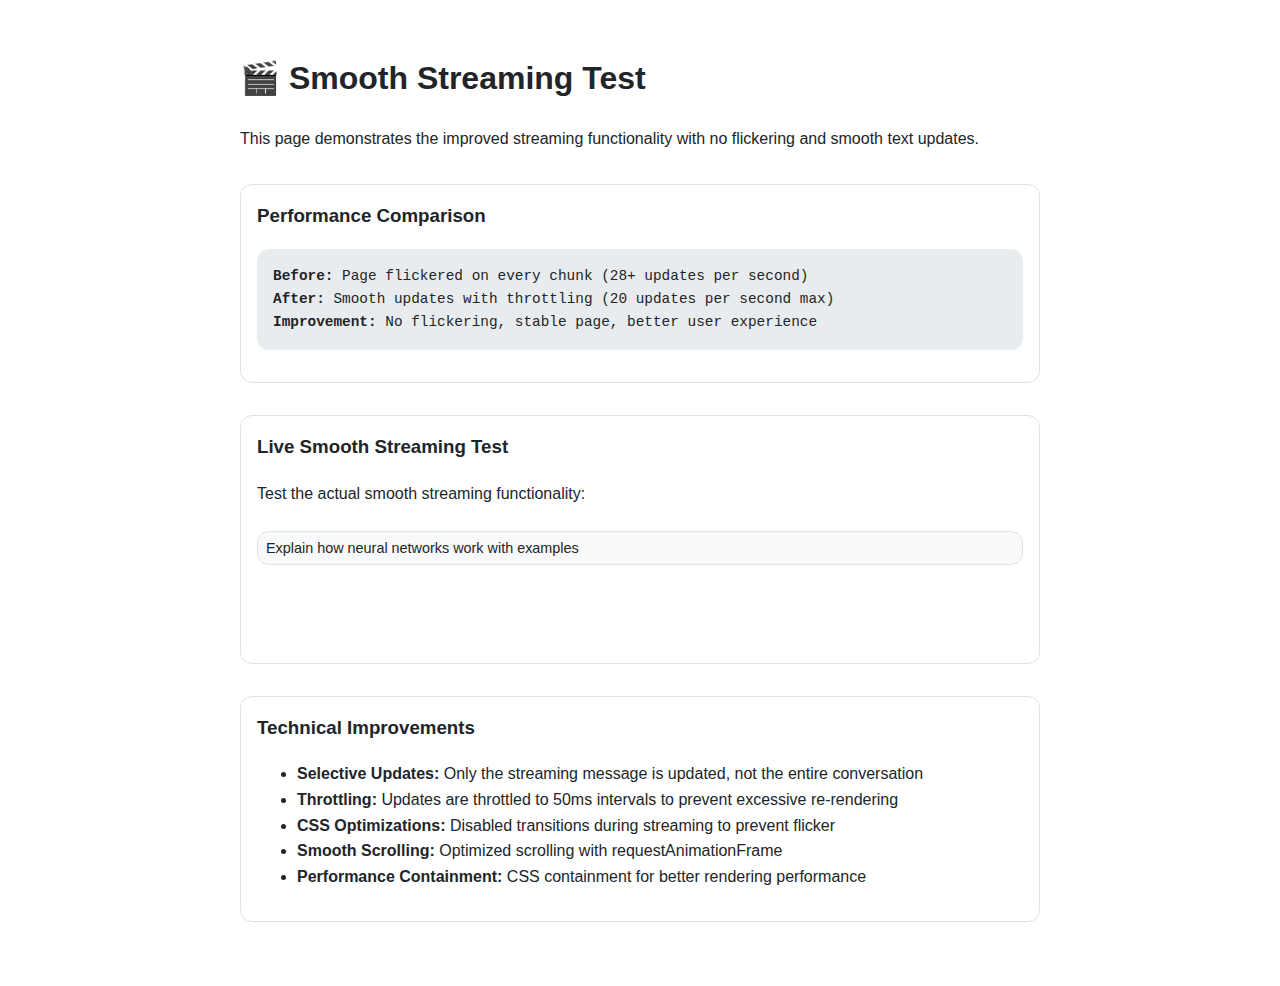
<file: tests/frontend/test_smooth_streaming.html>
<!DOCTYPE html>
<html lang="en">
<head>
    <meta charset="UTF-8">
    <meta name="viewport" content="width=device-width, initial-scale=1.0">
    <title>Smooth Streaming Test</title>
    <link rel="stylesheet" href="/static/styles.css">
    <style>
        body {
            padding: 2rem;
            background: var(--bg-primary);
            color: var(--text-primary);
        }
        .test-container {
            max-width: 800px;
            margin: 0 auto;
        }
        .test-section {
            margin: 2rem 0;
            padding: 1rem;
            border: 1px solid var(--border-color);
            border-radius: var(--border-radius);
        }
        .test-section h3 {
            margin-top: 0;
            color: var(--text-primary);
        }
        .demo-message {
            background: var(--bg-secondary);
            padding: 1rem;
            border-radius: var(--border-radius);
            margin: 1rem 0;
            border-left: 3px solid var(--accent-color);
        }
        .demo-streaming {
            background: linear-gradient(90deg, var(--bg-secondary) 0%, var(--bg-tertiary) 100%);
            border-left: 3px solid var(--accent-color);
        }
        .demo-text {
            margin-bottom: 0.5rem;
        }
        .demo-typing {
            display: inline-flex;
            align-items: center;
            gap: 0.25rem;
        }
        .demo-dot {
            width: 6px;
            height: 6px;
            border-radius: 50%;
            background-color: var(--text-muted);
            animation: typing 1.4s infinite ease-in-out;
        }
        .demo-dot:nth-child(1) { animation-delay: -0.32s; }
        .demo-dot:nth-child(2) { animation-delay: -0.16s; }
        .demo-dot:nth-child(3) { animation-delay: 0s; }

        @keyframes typing {
            0%, 80%, 100% {
                transform: scale(0.8);
                opacity: 0.5;
            }
            40% {
                transform: scale(1);
                opacity: 1;
            }
        }

        .demo-cursor {
            animation: blink 1s infinite;
            margin-left: 2px;
        }

        @keyframes blink {
            0%, 50% { opacity: 1; }
            51%, 100% { opacity: 0; }
        }

        .test-button {
            background: var(--accent-color);
            color: white;
            border: none;
            padding: 0.75rem 1.5rem;
            border-radius: var(--border-radius);
            cursor: pointer;
            font-size: 1rem;
            margin: 0.5rem;
            transition: var(--transition);
        }

        .test-button:hover {
            background: var(--accent-hover);
            transform: translateY(-1px);
        }

        .test-button:disabled {
            opacity: 0.6;
            cursor: not-allowed;
            transform: none;
        }

        .performance-info {
            background: var(--bg-tertiary);
            padding: 1rem;
            border-radius: var(--border-radius);
            margin: 1rem 0;
            font-family: monospace;
            font-size: 0.9rem;
        }
    </style>
</head>
<body>
    <div class="test-container">
        <h1>🎬 Smooth Streaming Test</h1>
        <p>This page demonstrates the improved streaming functionality with no flickering and smooth text updates.</p>

        <div class="test-section">
            <h3>Performance Comparison</h3>
            <div class="performance-info">
                <strong>Before:</strong> Page flickered on every chunk (28+ updates per second)<br>
                <strong>After:</strong> Smooth updates with throttling (20 updates per second max)<br>
                <strong>Improvement:</strong> No flickering, stable page, better user experience
            </div>
        </div>

        <div class="test-section">
            <h3>Live Smooth Streaming Test</h3>
            <p>Test the actual smooth streaming functionality:</p>
            <input type="text" id="testInput" placeholder="Enter your message..." value="Explain how neural networks work with examples" style="width: 100%; padding: 0.5rem; margin: 0.5rem 0; border: 1px solid var(--border-color); border-radius: var(--border-radius); background: var(--bg-secondary); color: var(--text-primary);">
            <button class="test-button" onclick="testSmoothStreaming()">Send Message</button>
            <div id="liveMessages" style="margin-top: 1rem;"></div>
        </div>

        <div class="test-section">
            <h3>Technical Improvements</h3>
            <ul>
                <li><strong>Selective Updates:</strong> Only the streaming message is updated, not the entire conversation</li>
                <li><strong>Throttling:</strong> Updates are throttled to 50ms intervals to prevent excessive re-rendering</li>
                <li><strong>CSS Optimizations:</strong> Disabled transitions during streaming to prevent flicker</li>
                <li><strong>Smooth Scrolling:</strong> Optimized scrolling with requestAnimationFrame</li>
                <li><strong>Performance Containment:</strong> CSS containment for better rendering performance</li>
            </ul>
        </div>
    </div>

    <script>
        let updateThrottle = null;
        let streamingMessage = null;
        let chunkCount = 0;
        let startTime = null;

        // Efficient streaming message update (same as main app)
        function updateStreamingMessage(message, messageElement) {
            const contentElement = messageElement.querySelector('div');
            if (!contentElement) return;

            // Throttle updates to prevent excessive re-rendering
            if (updateThrottle) {
                clearTimeout(updateThrottle);
            }

            updateThrottle = setTimeout(() => {
                // Update content
                contentElement.innerHTML = message.content;

                // Update typing indicator
                if (message.streaming) {
                    const existingIndicator = contentElement.querySelector('.demo-typing');
                    if (!existingIndicator) {
                        const typingIndicator = document.createElement("span");
                        typingIndicator.className = "demo-typing";
                        typingIndicator.innerHTML = '<span class="demo-dot"></span><span class="demo-dot"></span><span class="demo-dot"></span>';
                        contentElement.appendChild(typingIndicator);
                    }
                } else {
                    // Remove typing indicator when streaming is complete
                    const existingIndicator = contentElement.querySelector('.demo-typing');
                    if (existingIndicator) {
                        existingIndicator.remove();
                    }
                    // Remove streaming class
                    messageElement.classList.remove('demo-streaming');
                }

                updateThrottle = null;
            }, 50); // Update every 50ms instead of on every chunk
        }

        // Live streaming test
        async function testSmoothStreaming() {
            const input = document.getElementById('testInput');
            const message = input.value.trim();
            if (!message) return;

            const container = document.getElementById('liveMessages');

            // Create user message
            const userMessage = document.createElement('div');
            userMessage.className = 'demo-message';
            userMessage.innerHTML = `<strong>You:</strong> ${message}`;
            container.appendChild(userMessage);

            // Create streaming message
            const streamingMessageDiv = document.createElement('div');
            streamingMessageDiv.className = 'demo-message demo-streaming';
            streamingMessageDiv.innerHTML = `
                <div class="demo-text"><strong>AI:</strong> <span id="streaming-content"></span><span class="demo-cursor">|</span></div>
                <div class="demo-typing">
                    <span class="demo-dot"></span>
                    <span class="demo-dot"></span>
                    <span class="demo-dot"></span>
                </div>
            `;
            container.appendChild(streamingMessageDiv);

            const contentSpan = document.getElementById('streaming-content');
            const typingIndicator = streamingMessageDiv.querySelector('.demo-typing');
            const cursor = streamingMessageDiv.querySelector('.demo-cursor');

            // Initialize streaming state
            streamingMessage = { content: '', streaming: true };
            chunkCount = 0;
            startTime = Date.now();

            try {
                const response = await fetch('/api/chat/stream', {
                    method: 'POST',
                    headers: {
                        'Content-Type': 'application/json',
                        'Authorization': 'Bearer devtoken123'
                    },
                    body: JSON.stringify({
                        message: message,
                        conversation: { id: 'test-smooth-streaming', messages: [] },
                        lang: 'en'
                    })
                });

                if (!response.ok) {
                    throw new Error(`HTTP ${response.status}: ${response.statusText}`);
                }

                const reader = response.body.getReader();
                const decoder = new TextDecoder();
                let buffer = '';

                while (true) {
                    const { done, value } = await reader.read();
                    if (done) break;

                    buffer += decoder.decode(value);
                    const lines = buffer.split('\n');
                    buffer = lines.pop();

                    for (const line of lines) {
                        if (line.startsWith('data: ')) {
                            try {
                                const data = JSON.parse(line.slice(6));
                                if (data.content && !data.done) {
                                    streamingMessage.content += data.content;
                                    chunkCount++;
                                    updateStreamingMessage(streamingMessage, streamingMessageDiv);
                                } else if (data.done) {
                                    // Remove typing indicator and cursor
                                    typingIndicator.remove();
                                    cursor.remove();
                                    streamingMessageDiv.classList.remove('demo-streaming');
                                    streamingMessage.streaming = false;

                                    // Show performance info
                                    const duration = (Date.now() - startTime) / 1000;
                                    const performanceInfo = document.createElement('div');
                                    performanceInfo.className = 'performance-info';
                                    performanceInfo.innerHTML = `
                                        <strong>Performance Stats:</strong><br>
                                        Total chunks: ${chunkCount}<br>
                                        Duration: ${duration.toFixed(2)} seconds<br>
                                        Chunks per second: ${(chunkCount/duration).toFixed(1)}<br>
                                        Response length: ${streamingMessage.content.length} characters
                                    `;
                                    container.appendChild(performanceInfo);
                                }
                            } catch (e) {
                                console.error('Error parsing SSE data:', e);
                            }
                        }
                    }
                }
            } catch (error) {
                console.error('Error:', error);
                contentSpan.textContent = `Error: ${error.message}`;
                typingIndicator.remove();
                cursor.remove();
            }

            input.value = '';
        }

        // Allow Enter key to send message
        document.getElementById('testInput').addEventListener('keypress', (e) => {
            if (e.key === 'Enter') {
                testSmoothStreaming();
            }
        });
    </script>
</body>
</html>
</file>
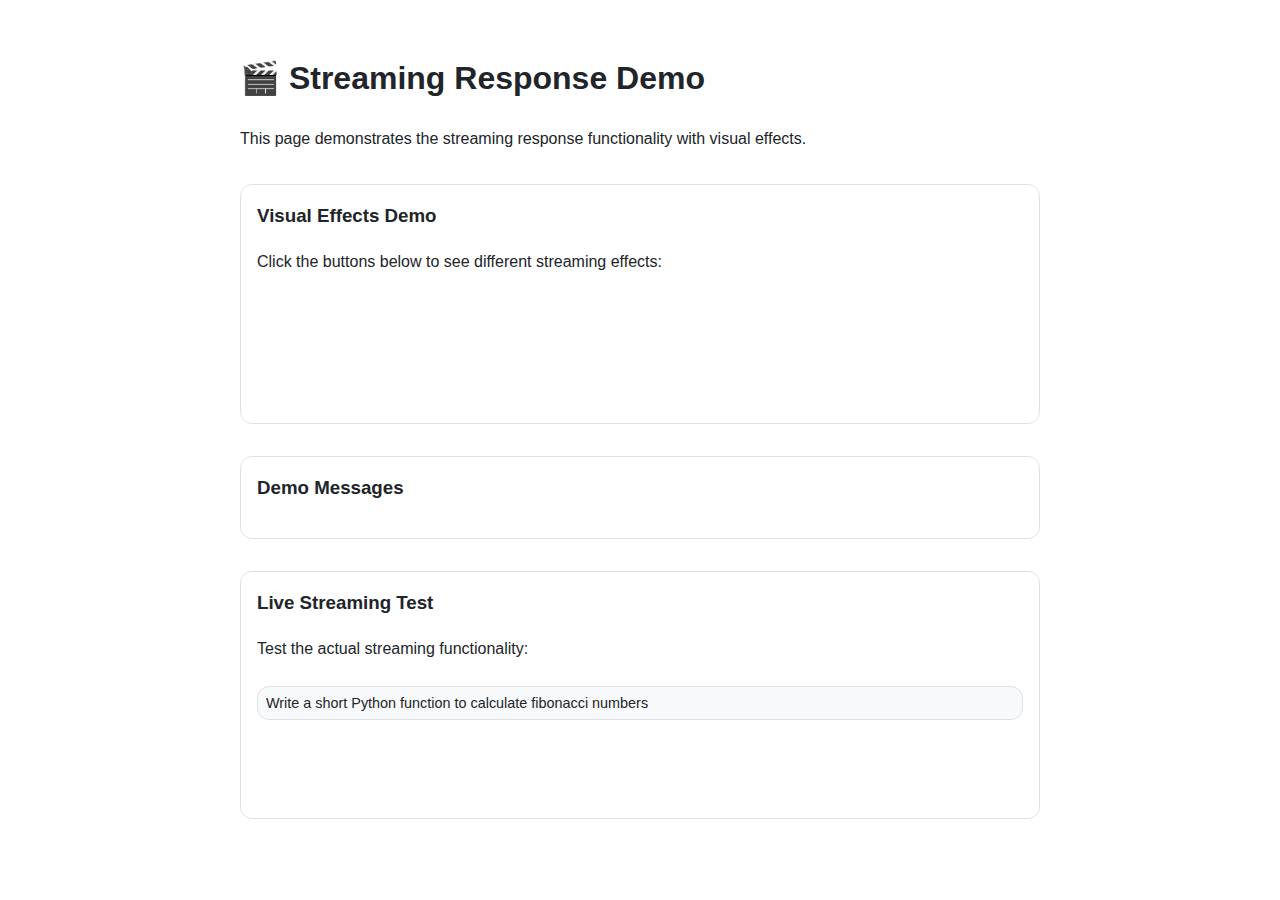
<file: tests/frontend/test_streaming.html>
<!DOCTYPE html>
<html lang="en">
<head>
    <meta charset="UTF-8">
    <meta name="viewport" content="width=device-width, initial-scale=1.0">
    <title>Streaming Test</title>
    <link rel="stylesheet" href="/static/styles.css">
    <style>
        body {
            padding: 2rem;
            background: var(--bg-primary);
            color: var(--text-primary);
        }
        .test-container {
            max-width: 800px;
            margin: 0 auto;
        }
        .test-section {
            margin: 2rem 0;
            padding: 1rem;
            border: 1px solid var(--border-color);
            border-radius: var(--border-radius);
        }
        .test-section h3 {
            margin-top: 0;
            color: var(--text-primary);
        }
        .demo-message {
            background: var(--bg-secondary);
            padding: 1rem;
            border-radius: var(--border-radius);
            margin: 1rem 0;
            border-left: 3px solid var(--accent-color);
        }
        .demo-streaming {
            background: linear-gradient(90deg, var(--bg-secondary) 0%, var(--bg-tertiary) 100%);
            border-left: 3px solid var(--accent-color);
        }
        .demo-text {
            margin-bottom: 0.5rem;
        }
        .demo-typing {
            display: inline-flex;
            align-items: center;
            gap: 0.25rem;
        }
        .demo-dot {
            width: 6px;
            height: 6px;
            border-radius: 50%;
            background-color: var(--text-muted);
            animation: typing 1.4s infinite ease-in-out;
        }
        .demo-dot:nth-child(1) { animation-delay: -0.32s; }
        .demo-dot:nth-child(2) { animation-delay: -0.16s; }
        .demo-dot:nth-child(3) { animation-delay: 0s; }

        @keyframes typing {
            0%, 80%, 100% {
                transform: scale(0.8);
                opacity: 0.5;
            }
            40% {
                transform: scale(1);
                opacity: 1;
            }
        }

        .demo-cursor {
            animation: blink 1s infinite;
            margin-left: 2px;
        }

        @keyframes blink {
            0%, 50% { opacity: 1; }
            51%, 100% { opacity: 0; }
        }

        .test-button {
            background: var(--accent-color);
            color: white;
            border: none;
            padding: 0.75rem 1.5rem;
            border-radius: var(--border-radius);
            cursor: pointer;
            font-size: 1rem;
            margin: 0.5rem;
            transition: var(--transition);
        }

        .test-button:hover {
            background: var(--accent-hover);
            transform: translateY(-1px);
        }

        .test-button:disabled {
            opacity: 0.6;
            cursor: not-allowed;
            transform: none;
        }
    </style>
</head>
<body>
    <div class="test-container">
        <h1>🎬 Streaming Response Demo</h1>
        <p>This page demonstrates the streaming response functionality with visual effects.</p>

        <div class="test-section">
            <h3>Visual Effects Demo</h3>
            <p>Click the buttons below to see different streaming effects:</p>

            <button class="test-button" onclick="demoTypingIndicator()">Show Typing Indicator</button>
            <button class="test-button" onclick="demoStreamingText()">Show Streaming Text</button>
            <button class="test-button" onclick="demoCodeStreaming()">Show Code Streaming</button>
            <button class="test-button" onclick="clearDemo()">Clear Demo</button>
        </div>

        <div class="test-section">
            <h3>Demo Messages</h3>
            <div id="demoMessages"></div>
        </div>

        <div class="test-section">
            <h3>Live Streaming Test</h3>
            <p>Test the actual streaming functionality:</p>
            <input type="text" id="testInput" placeholder="Enter your message..." value="Write a short Python function to calculate fibonacci numbers" style="width: 100%; padding: 0.5rem; margin: 0.5rem 0; border: 1px solid var(--border-color); border-radius: var(--border-radius); background: var(--bg-secondary); color: var(--text-primary);">
            <button class="test-button" onclick="testLiveStreaming()">Send Message</button>
            <div id="liveMessages" style="margin-top: 1rem;"></div>
        </div>
    </div>

    <script>
        // Demo functions
        function demoTypingIndicator() {
            const container = document.getElementById('demoMessages');
            const message = document.createElement('div');
            message.className = 'demo-message demo-streaming';
            message.innerHTML = `
                <div class="demo-text">AI is thinking...</div>
                <div class="demo-typing">
                    <span class="demo-dot"></span>
                    <span class="demo-dot"></span>
                    <span class="demo-dot"></span>
                </div>
            `;
            container.appendChild(message);
            container.scrollTop = container.scrollHeight;
        }

        function demoStreamingText() {
            const container = document.getElementById('demoMessages');
            const message = document.createElement('div');
            message.className = 'demo-message demo-streaming';
            message.innerHTML = `
                <div class="demo-text">This is how streaming text appears gradually<span class="demo-cursor">|</span></div>
            `;
            container.appendChild(message);
            container.scrollTop = container.scrollHeight;
        }

        function demoCodeStreaming() {
            const container = document.getElementById('demoMessages');
            const message = document.createElement('div');
            message.className = 'demo-message demo-streaming';
            message.innerHTML = `
                <div class="demo-text">Here's some Python code:</div>
                <pre class="code-block" data-language="python"><code class="language-python">def hello():
    print("Hello, World!")
    return True</code></pre>
                <div class="demo-typing">
                    <span class="demo-dot"></span>
                    <span class="demo-dot"></span>
                    <span class="demo-dot"></span>
                </div>
            `;
            container.appendChild(message);
            container.scrollTop = container.scrollHeight;
        }

        function clearDemo() {
            document.getElementById('demoMessages').innerHTML = '';
        }

        // Live streaming test
        async function testLiveStreaming() {
            const input = document.getElementById('testInput');
            const message = input.value.trim();
            if (!message) return;

            const container = document.getElementById('liveMessages');
            const userMessage = document.createElement('div');
            userMessage.className = 'demo-message';
            userMessage.innerHTML = `<strong>You:</strong> ${message}`;
            container.appendChild(userMessage);

            // Create streaming message
            const streamingMessage = document.createElement('div');
            streamingMessage.className = 'demo-message demo-streaming';
            streamingMessage.innerHTML = `
                <div class="demo-text"><strong>AI:</strong> <span id="streaming-content"></span><span class="demo-cursor">|</span></div>
                <div class="demo-typing">
                    <span class="demo-dot"></span>
                    <span class="demo-dot"></span>
                    <span class="demo-dot"></span>
                </div>
            `;
            container.appendChild(streamingMessage);

            const contentSpan = document.getElementById('streaming-content');
            const typingIndicator = streamingMessage.querySelector('.demo-typing');
            const cursor = streamingMessage.querySelector('.demo-cursor');

            try {
                const response = await fetch('/api/chat/stream', {
                    method: 'POST',
                    headers: {
                        'Content-Type': 'application/json',
                        'Authorization': 'Bearer devtoken123'
                    },
                    body: JSON.stringify({
                        message: message,
                        conversation: { id: 'test-streaming', messages: [] },
                        lang: 'en'
                    })
                });

                if (!response.ok) {
                    throw new Error(`HTTP ${response.status}: ${response.statusText}`);
                }

                const reader = response.body.getReader();
                const decoder = new TextDecoder();
                let buffer = '';
                let fullContent = '';

                while (true) {
                    const { done, value } = await reader.read();
                    if (done) break;

                    buffer += decoder.decode(value);
                    const lines = buffer.split('\n');
                    buffer = lines.pop();

                    for (const line of lines) {
                        if (line.startsWith('data: ')) {
                            try {
                                const data = JSON.parse(line.slice(6));
                                if (data.content && !data.done) {
                                    fullContent += data.content;
                                    contentSpan.textContent = fullContent;
                                    container.scrollTop = container.scrollHeight;
                                } else if (data.done) {
                                    // Remove typing indicator and cursor
                                    typingIndicator.remove();
                                    cursor.remove();
                                    streamingMessage.classList.remove('demo-streaming');
                                }
                            } catch (e) {
                                console.error('Error parsing SSE data:', e);
                            }
                        }
                    }
                }
            } catch (error) {
                console.error('Error:', error);
                contentSpan.textContent = `Error: ${error.message}`;
                typingIndicator.remove();
                cursor.remove();
            }

            input.value = '';
            container.scrollTop = container.scrollHeight;
        }

        // Allow Enter key to send message
        document.getElementById('testInput').addEventListener('keypress', (e) => {
            if (e.key === 'Enter') {
                testLiveStreaming();
            }
        });
    </script>
</body>
</html>
</file>
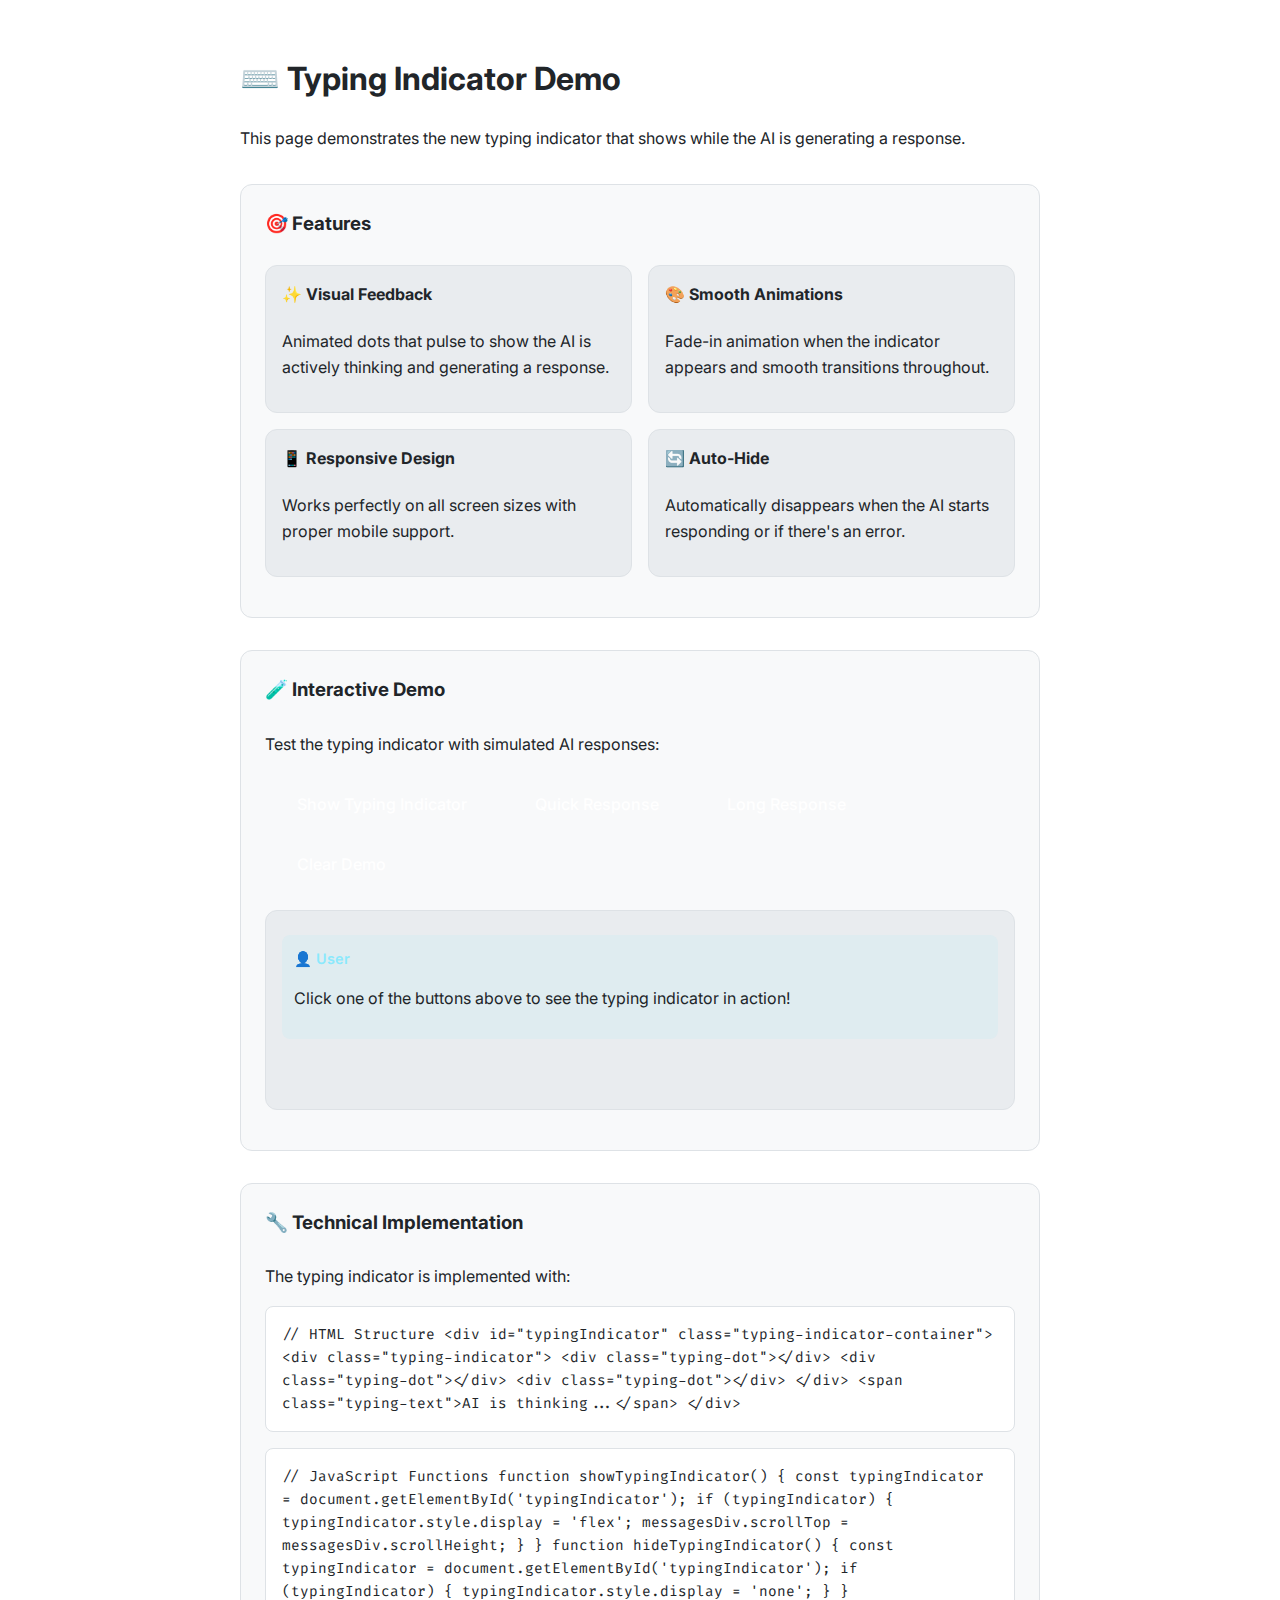
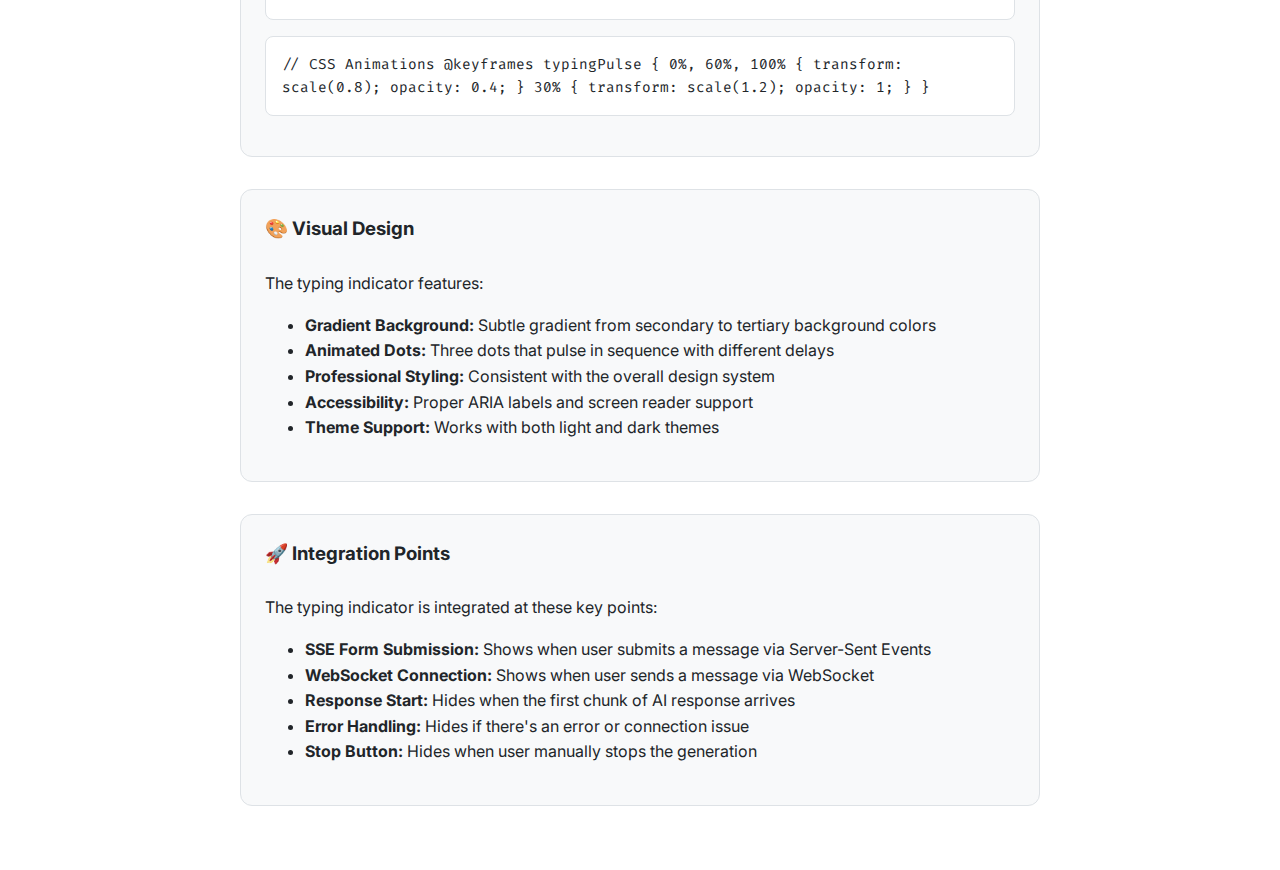
<file: tests/frontend/test_typing_indicator.html>
<!DOCTYPE html>
<html lang="en">
<head>
    <meta charset="UTF-8">
    <meta name="viewport" content="width=device-width, initial-scale=1.0">
    <title>Typing Indicator Demo</title>
    <link rel="stylesheet" href="/static/styles.css">
    <link href="https://fonts.googleapis.com/css2?family=Fira+Code:wght@300;400;500;600;700&family=Inter:wght@300;400;500;600;700&display=swap" rel="stylesheet">
    <style>
        body {
            padding: 2rem;
            background: var(--bg-primary);
            color: var(--text-primary);
            font-family: 'Inter', sans-serif;
        }
        .demo-container {
            max-width: 800px;
            margin: 0 auto;
        }
        .demo-section {
            margin: 2rem 0;
            padding: 1.5rem;
            border: 1px solid var(--border-color);
            border-radius: var(--border-radius);
            background: var(--bg-secondary);
        }
        .demo-section h3 {
            margin-top: 0;
            color: var(--text-primary);
            border-bottom: 2px solid var(--accent-color);
            padding-bottom: 0.5rem;
        }
        .test-button {
            background: var(--accent-color);
            color: white;
            border: none;
            padding: 0.75rem 1.5rem;
            border-radius: var(--border-radius);
            cursor: pointer;
            font-size: 1rem;
            margin: 0.5rem;
            transition: var(--transition);
        }
        .test-button:hover {
            background: var(--accent-hover);
            transform: translateY(-1px);
        }
        .test-button:disabled {
            opacity: 0.6;
            cursor: not-allowed;
            transform: none;
        }
        .demo-messages {
            background: var(--bg-tertiary);
            border: 1px solid var(--border-color);
            border-radius: var(--border-radius);
            padding: 1rem;
            margin: 1rem 0;
            min-height: 200px;
            max-height: 400px;
            overflow-y: auto;
        }
        .demo-message {
            margin: 0.5rem 0;
            padding: 0.75rem;
            border-radius: var(--border-radius-sm);
            border-left: 3px solid var(--accent-color);
        }
        .demo-message.user {
            background: rgba(139, 233, 253, 0.1);
            border-left-color: #8be9fd;
        }
        .demo-message.assistant {
            background: rgba(80, 250, 123, 0.1);
            border-left-color: #50fa7b;
        }
        .demo-message h5 {
            margin: 0 0 0.5rem 0;
            font-size: 0.9rem;
            font-weight: 600;
        }
        .demo-message.user h5 {
            color: #8be9fd;
        }
        .demo-message.assistant h5 {
            color: #50fa7b;
        }
        .features-list {
            display: grid;
            grid-template-columns: repeat(auto-fit, minmax(250px, 1fr));
            gap: 1rem;
            margin: 1rem 0;
        }
        .feature-card {
            background: var(--bg-tertiary);
            padding: 1rem;
            border-radius: var(--border-radius);
            border: 1px solid var(--border-color);
        }
        .feature-card h4 {
            color: var(--accent-color);
            margin-top: 0;
        }
        .code-example {
            background: var(--bg-primary);
            border: 1px solid var(--border-color);
            border-radius: var(--border-radius-sm);
            padding: 1rem;
            margin: 1rem 0;
            font-family: 'Fira Code', monospace;
            font-size: 0.9rem;
            overflow-x: auto;
        }
    </style>
</head>
<body>
    <div class="demo-container">
        <h1>⌨️ Typing Indicator Demo</h1>
        <p>This page demonstrates the new typing indicator that shows while the AI is generating a response.</p>

        <div class="demo-section">
            <h3>🎯 Features</h3>
            <div class="features-list">
                <div class="feature-card">
                    <h4>✨ Visual Feedback</h4>
                    <p>Animated dots that pulse to show the AI is actively thinking and generating a response.</p>
                </div>
                <div class="feature-card">
                    <h4>🎨 Smooth Animations</h4>
                    <p>Fade-in animation when the indicator appears and smooth transitions throughout.</p>
                </div>
                <div class="feature-card">
                    <h4>📱 Responsive Design</h4>
                    <p>Works perfectly on all screen sizes with proper mobile support.</p>
                </div>
                <div class="feature-card">
                    <h4>🔄 Auto-Hide</h4>
                    <p>Automatically disappears when the AI starts responding or if there's an error.</p>
                </div>
            </div>
        </div>

        <div class="demo-section">
            <h3>🧪 Interactive Demo</h3>
            <p>Test the typing indicator with simulated AI responses:</p>

            <button class="test-button" onclick="simulateTypingIndicator()">Show Typing Indicator</button>
            <button class="test-button" onclick="simulateQuickResponse()">Quick Response</button>
            <button class="test-button" onclick="simulateLongResponse()">Long Response</button>
            <button class="test-button" onclick="clearDemo()">Clear Demo</button>

            <div class="demo-messages" id="demoMessages">
                <div class="demo-message user">
                    <h5>👤 User</h5>
                    <p>Click one of the buttons above to see the typing indicator in action!</p>
                </div>
            </div>
        </div>

        <div class="demo-section">
            <h3>🔧 Technical Implementation</h3>
            <p>The typing indicator is implemented with:</p>

            <div class="code-example">
// HTML Structure
&lt;div id="typingIndicator" class="typing-indicator-container"&gt;
  &lt;div class="typing-indicator"&gt;
    &lt;div class="typing-dot"&gt;&lt;/div&gt;
    &lt;div class="typing-dot"&gt;&lt;/div&gt;
    &lt;div class="typing-dot"&gt;&lt;/div&gt;
  &lt;/div&gt;
  &lt;span class="typing-text"&gt;AI is thinking...&lt;/span&gt;
&lt;/div&gt;
            </div>

            <div class="code-example">
// JavaScript Functions
function showTypingIndicator() {
  const typingIndicator = document.getElementById('typingIndicator');
  if (typingIndicator) {
    typingIndicator.style.display = 'flex';
    messagesDiv.scrollTop = messagesDiv.scrollHeight;
  }
}

function hideTypingIndicator() {
  const typingIndicator = document.getElementById('typingIndicator');
  if (typingIndicator) {
    typingIndicator.style.display = 'none';
  }
}
            </div>

            <div class="code-example">
// CSS Animations
@keyframes typingPulse {
  0%, 60%, 100% {
    transform: scale(0.8);
    opacity: 0.4;
  }
  30% {
    transform: scale(1.2);
    opacity: 1;
  }
}
            </div>
        </div>

        <div class="demo-section">
            <h3>🎨 Visual Design</h3>
            <p>The typing indicator features:</p>
            <ul>
                <li><strong>Gradient Background:</strong> Subtle gradient from secondary to tertiary background colors</li>
                <li><strong>Animated Dots:</strong> Three dots that pulse in sequence with different delays</li>
                <li><strong>Professional Styling:</strong> Consistent with the overall design system</li>
                <li><strong>Accessibility:</strong> Proper ARIA labels and screen reader support</li>
                <li><strong>Theme Support:</strong> Works with both light and dark themes</li>
            </ul>
        </div>

        <div class="demo-section">
            <h3>🚀 Integration Points</h3>
            <p>The typing indicator is integrated at these key points:</p>
            <ul>
                <li><strong>SSE Form Submission:</strong> Shows when user submits a message via Server-Sent Events</li>
                <li><strong>WebSocket Connection:</strong> Shows when user sends a message via WebSocket</li>
                <li><strong>Response Start:</strong> Hides when the first chunk of AI response arrives</li>
                <li><strong>Error Handling:</strong> Hides if there's an error or connection issue</li>
                <li><strong>Stop Button:</strong> Hides when user manually stops the generation</li>
            </ul>
        </div>
    </div>

    <!-- Include the typing indicator from the main app -->
    <div id="typingIndicator" class="typing-indicator-container" style="display: none;">
        <div class="typing-indicator">
            <div class="typing-dot"></div>
            <div class="typing-dot"></div>
            <div class="typing-dot"></div>
        </div>
        <span class="typing-text">AI is thinking...</span>
    </div>

    <script>
        let demoMessages = [];

        function addDemoMessage(role, content) {
            const messagesDiv = document.getElementById('demoMessages');
            const messageDiv = document.createElement('div');
            messageDiv.className = `demo-message ${role}`;
            messageDiv.innerHTML = `
                <h5>${role === 'user' ? '👤 User' : '🤖 Assistant'}</h5>
                <p>${content}</p>
            `;
            messagesDiv.appendChild(messageDiv);
            messagesDiv.scrollTop = messagesDiv.scrollHeight;
        }

        function showTypingIndicator() {
            const typingIndicator = document.getElementById('typingIndicator');
            if (typingIndicator) {
                typingIndicator.style.display = 'flex';
            }
        }

        function hideTypingIndicator() {
            const typingIndicator = document.getElementById('typingIndicator');
            if (typingIndicator) {
                typingIndicator.style.display = 'none';
            }
        }

        function simulateTypingIndicator() {
            addDemoMessage('user', 'Hello, can you help me with something?');
            showTypingIndicator();

            setTimeout(() => {
                hideTypingIndicator();
                addDemoMessage('assistant', 'Of course! I\'d be happy to help you. What do you need assistance with?');
            }, 2000);
        }

        function simulateQuickResponse() {
            addDemoMessage('user', 'What is 2+2?');
            showTypingIndicator();

            setTimeout(() => {
                hideTypingIndicator();
                addDemoMessage('assistant', '2 + 2 equals 4.');
            }, 800);
        }

        function simulateLongResponse() {
            addDemoMessage('user', 'Can you explain machine learning in detail?');
            showTypingIndicator();

            setTimeout(() => {
                hideTypingIndicator();
                addDemoMessage('assistant', 'Machine learning is a subset of artificial intelligence that focuses on algorithms and statistical models that enable computer systems to improve their performance on a specific task through experience, without being explicitly programmed for every scenario. It involves training models on data to make predictions or decisions...');
            }, 3000);
        }

        function clearDemo() {
            const messagesDiv = document.getElementById('demoMessages');
            messagesDiv.innerHTML = `
                <div class="demo-message user">
                    <h5>👤 User</h5>
                    <p>Click one of the buttons above to see the typing indicator in action!</p>
                </div>
            `;
            hideTypingIndicator();
        }

        // Initialize demo
        document.addEventListener('DOMContentLoaded', () => {
            console.log('Typing Indicator Demo loaded');
        });
    </script>
</body>
</html>
</file>
<file: static/styles.css>
/* CSS Variables for consistent theming */
:root {
  --primary-color: #007bff;
  --primary-hover: #0056b3;
  --secondary-color: #6c757d;
  --success-color: #28a745;
  --danger-color: #dc3545;
  --warning-color: #ffc107;
  --info-color: #17a2b8;

  --bg-primary: #ffffff;
  --bg-secondary: #f8f9fa;
  --bg-tertiary: #e9ecef;
  --text-primary: #212529;
  --text-secondary: #6c757d;
  --text-muted: #868e96;

  --border-color: #dee2e6;
  --border-radius: 12px;
  --border-radius-sm: 8px;
  --border-radius-lg: 16px;

  --shadow-sm: 0 1px 3px rgba(0, 0, 0, 0.1);
  --shadow-md: 0 4px 6px rgba(0, 0, 0, 0.1);
  --shadow-lg: 0 10px 25px rgba(0, 0, 0, 0.15);

  --transition: all 0.3s cubic-bezier(0.4, 0, 0.2, 1);
  --transition-fast: all 0.15s ease;
}

/* Dark mode variables */
.dark {
  --bg-primary: #1a1a1a;
  --bg-secondary: #2d2d2d;
  --bg-tertiary: #404040;
  --text-primary: #ffffff;
  --text-secondary: #b0b0b0;
  --text-muted: #888888;
  --border-color: #404040;
}

/* Reset and base styles */
* {
  box-sizing: border-box;
}

body {
  margin: 0;
  font-family: -apple-system, BlinkMacSystemFont, 'Segoe UI', 'Roboto', 'Oxygen', 'Ubuntu', 'Cantarell', sans-serif;
  background-color: var(--bg-primary);
  color: var(--text-primary);
  line-height: 1.6;
  transition: var(--transition);
}

#app {
  display: flex;
  height: 100vh;
  background-color: var(--bg-primary);
}

/* Header styling */
header {
  position: fixed;
  top: 0;
  left: 0;
  right: 0;
  background: linear-gradient(135deg, var(--primary-color), var(--primary-hover));
  color: white;
  padding: 1rem 1.5rem;
  display: flex;
  justify-content: space-between;
  align-items: center;
  z-index: 1000;
  box-shadow: var(--shadow-md);
  backdrop-filter: blur(10px);
}

header h1 {
  margin: 0;
  font-size: 1.5rem;
  font-weight: 600;
  letter-spacing: -0.025em;
}

.header-controls {
  display: flex;
  align-items: center;
  gap: 1rem;
}

.mobile-only {
  display: none;
}

@media (max-width: 768px) {
  .mobile-only {
    display: block;
  }
}

/* Sidebar styling */
#sidebar {
  width: 280px;
  background-color: var(--bg-secondary);
  padding: 5rem 0 1rem 0;
  overflow-y: auto;
  border-right: 1px solid var(--border-color);
  transition: var(--transition);
}

.sidebar-header {
  display: flex;
  justify-content: space-between;
  align-items: center;
  padding: 0 1.5rem;
  margin-bottom: 1rem;
}

#sidebar h3 {
  margin: 0;
  font-size: 1.1rem;
  font-weight: 600;
  color: var(--text-primary);
}

#sidebarClose {
  background: none;
  border: none;
  color: var(--text-secondary);
  font-size: 1.2rem;
  padding: 0.25rem;
  cursor: pointer;
  border-radius: var(--border-radius-sm);
  transition: var(--transition-fast);
}

#sidebarClose:hover {
  background-color: var(--bg-tertiary);
  color: var(--text-primary);
}

#convList {
  list-style: none;
  padding: 0;
  margin: 0;
}

#convList li {
  padding: 0.75rem 1.5rem;
  cursor: pointer;
  transition: var(--transition-fast);
  border-left: 3px solid transparent;
  font-size: 0.9rem;
  color: var(--text-secondary);
}

#convList li:hover {
  background-color: var(--bg-tertiary);
  color: var(--text-primary);
  border-left-color: var(--primary-color);
}

#convList li:active {
  transform: translateX(2px);
}

.conv-title {
  font-weight: 500;
  color: var(--text-primary);
  margin-bottom: 0.25rem;
  font-size: 0.9rem;
  line-height: 1.3;
  overflow: hidden;
  text-overflow: ellipsis;
  white-space: nowrap;
}

.conv-preview {
  font-size: 0.75rem;
  color: var(--text-muted);
  display: flex;
  justify-content: space-between;
  align-items: center;
  gap: 0.5rem;
}

.conv-meta {
  flex-shrink: 0;
}

.conv-date {
  font-size: 0.7rem;
  color: var(--text-muted);
  opacity: 0.8;
  flex-shrink: 0;
}

/* New conversation button */
.new-conversation-btn {
  width: 100%;
  margin: 0 1.5rem 1rem 1.5rem;
  padding: 0.75rem 1rem;
  background: linear-gradient(135deg, var(--primary-color), var(--primary-hover));
  color: white;
  border: none;
  border-radius: var(--border-radius);
  font-size: 0.9rem;
  font-weight: 500;
  cursor: pointer;
  transition: var(--transition-fast);
  display: flex;
  align-items: center;
  justify-content: center;
  gap: 0.5rem;
}

.new-conversation-btn:hover {
  background: linear-gradient(135deg, var(--primary-hover), #004085);
  transform: translateY(-1px);
  box-shadow: var(--shadow-md);
}

.new-conversation-btn:active {
  transform: translateY(0);
}

/* Main content area */
main {
  flex: 1;
  padding: 5rem 0 0 0;
  overflow-y: auto;
  background-color: var(--bg-primary);
  display: flex;
  flex-direction: column;
}

#messages {
  flex: 1;
  padding: 1.5rem;
  overflow-y: auto;
  max-height: calc(100vh - 200px);
}

/* Message styling */
.msg {
  margin: 1rem 0;
  padding: 1rem 1.25rem;
  border-radius: var(--border-radius-lg);
  max-width: 80%;
  word-wrap: break-word;
  position: relative;
  animation: messageSlideIn 0.3s ease-out;
  box-shadow: var(--shadow-sm);
  transition: var(--transition-fast);
}

.msg:hover {
  transform: translateY(-1px);
  box-shadow: var(--shadow-md);
}

.msg.user {
  background: linear-gradient(135deg, var(--primary-color), var(--primary-hover));
  color: white;
  margin-left: auto;
  text-align: right;
  border-bottom-right-radius: var(--border-radius-sm);
}

.msg.assistant {
  background-color: var(--bg-secondary);
  color: var(--text-primary);
  margin-right: auto;
  text-align: left;
  border-bottom-left-radius: var(--border-radius-sm);
  border: 1px solid var(--border-color);
}

.msg::before {
  content: '';
  position: absolute;
  width: 0;
  height: 0;
  border: 8px solid transparent;
}

.msg.user::before {
  bottom: 0;
  right: -16px;
  border-left-color: var(--primary-color);
}

.msg.assistant::before {
  bottom: 0;
  left: -16px;
  border-right-color: var(--bg-secondary);
}

/* Form styling */
#chatForm {
  padding: 1.5rem;
  background-color: var(--bg-secondary);
  border-top: 1px solid var(--border-color);
}

.input-group {
  display: flex;
  gap: 0.75rem;
  align-items: flex-end;
}

.button-group {
  display: flex;
  gap: 0.5rem;
  flex-direction: column;
}

@media (min-width: 769px) {
  .button-group {
    flex-direction: row;
  }
}

#messageInput {
  flex: 1;
  min-height: 2.5rem;
  max-height: 8rem;
  padding: 0.75rem 1rem;
  border: 2px solid var(--border-color);
  border-radius: var(--border-radius);
  background-color: var(--bg-primary);
  color: var(--text-primary);
  font-family: inherit;
  font-size: 0.95rem;
  resize: none;
  transition: var(--transition-fast);
  outline: none;
}

#messageInput:focus {
  border-color: var(--primary-color);
  box-shadow: 0 0 0 3px rgba(0, 123, 255, 0.1);
}

#messageInput::placeholder {
  color: var(--text-muted);
}

/* Button styling */
button {
  padding: 0.75rem 1.25rem;
  border: none;
  border-radius: var(--border-radius);
  font-family: inherit;
  font-size: 0.9rem;
  font-weight: 500;
  cursor: pointer;
  transition: var(--transition-fast);
  outline: none;
  position: relative;
  overflow: hidden;
}

button:active {
  transform: translateY(1px);
}

button:disabled {
  opacity: 0.6;
  cursor: not-allowed;
  transform: none;
}

button[type="submit"] {
  background: linear-gradient(135deg, var(--success-color), #1e7e34);
  color: white;
  box-shadow: var(--shadow-sm);
}

button[type="submit"]:hover:not(:disabled) {
  background: linear-gradient(135deg, #1e7e34, #155724);
  box-shadow: var(--shadow-md);
  transform: translateY(-1px);
}

#sendWs {
  background: linear-gradient(135deg, var(--info-color), #138496);
  color: white;
  box-shadow: var(--shadow-sm);
}

#sendWs:hover:not(:disabled) {
  background: linear-gradient(135deg, #138496, #0c5460);
  box-shadow: var(--shadow-md);
  transform: translateY(-1px);
}

#stopWs {
  background: linear-gradient(135deg, var(--danger-color), #c82333);
  color: white;
  box-shadow: var(--shadow-sm);
}

#stopWs:hover:not(:disabled) {
  background: linear-gradient(135deg, #c82333, #a71e2a);
  box-shadow: var(--shadow-md);
  transform: translateY(-1px);
}

#themeToggle {
  background: rgba(255, 255, 255, 0.2);
  color: white;
  border: 1px solid rgba(255, 255, 255, 0.3);
  padding: 0.5rem 0.75rem;
  font-size: 1.1rem;
  border-radius: var(--border-radius-sm);
}

#themeToggle:hover {
  background: rgba(255, 255, 255, 0.3);
  transform: scale(1.05);
}

#sidebarToggle {
  background: rgba(255, 255, 255, 0.2);
  color: white;
  border: 1px solid rgba(255, 255, 255, 0.3);
  padding: 0.5rem 0.75rem;
  font-size: 1.1rem;
  border-radius: var(--border-radius-sm);
}

#sidebarToggle:hover {
  background: rgba(255, 255, 255, 0.3);
  transform: scale(1.05);
}

.theme-icon {
  transition: var(--transition-fast);
}

.dark .theme-icon {
  content: "☀️";
}

.button-icon {
  margin-right: 0.5rem;
}

.button-text {
  font-size: 0.85rem;
}

@media (max-width: 480px) {
  .button-text {
    display: none;
  }

  .button-icon {
    margin-right: 0;
  }
}

/* Form controls styling */
select, input[type="text"] {
  padding: 0.5rem 0.75rem;
  border: 1px solid var(--border-color);
  border-radius: var(--border-radius-sm);
  background-color: var(--bg-primary);
  color: var(--text-primary);
  font-family: inherit;
  font-size: 0.9rem;
  transition: var(--transition-fast);
  outline: none;
}

select:focus, input[type="text"]:focus {
  border-color: var(--primary-color);
  box-shadow: 0 0 0 2px rgba(0, 123, 255, 0.1);
}

input[type="text"] {
  min-width: 200px;
}

input[type="text"]::placeholder {
  color: var(--text-muted);
}

input[type="text"]:invalid {
  border-color: var(--danger-color);
  box-shadow: 0 0 0 2px rgba(220, 53, 69, 0.1);
}

input[type="text"]:focus:invalid {
  border-color: var(--danger-color);
  box-shadow: 0 0 0 3px rgba(220, 53, 69, 0.1);
}

/* Animations */
@keyframes messageSlideIn {
  from {
    opacity: 0;
    transform: translateY(20px);
  }
  to {
    opacity: 1;
    transform: translateY(0);
  }
}

@keyframes fadeIn {
  from {
    opacity: 0;
  }
  to {
    opacity: 1;
  }
}

/* Scrollbar styling */
::-webkit-scrollbar {
  width: 8px;
}

::-webkit-scrollbar-track {
  background: var(--bg-tertiary);
}

::-webkit-scrollbar-thumb {
  background: var(--text-muted);
  border-radius: 4px;
}

::-webkit-scrollbar-thumb:hover {
  background: var(--text-secondary);
}

/* Loading overlay */
.loading-overlay {
  position: fixed;
  top: 0;
  left: 0;
  right: 0;
  bottom: 0;
  background: rgba(0, 0, 0, 0.5);
  display: flex;
  flex-direction: column;
  justify-content: center;
  align-items: center;
  z-index: 2000;
  opacity: 0;
  visibility: hidden;
  transition: var(--transition);
}

.loading-overlay.show {
  opacity: 1;
  visibility: visible;
}

.loading-spinner {
  width: 40px;
  height: 40px;
  border: 4px solid var(--bg-tertiary);
  border-top: 4px solid var(--primary-color);
  border-radius: 50%;
  animation: spin 1s linear infinite;
  margin-bottom: 1rem;
}

.loading-overlay p {
  color: var(--text-primary);
  font-size: 1.1rem;
  margin: 0;
}

/* Responsive design */
@media (max-width: 768px) {
  #sidebar {
    width: 100%;
    position: fixed;
    top: 4rem;
    left: -100%;
    height: calc(100vh - 4rem);
    z-index: 999;
    transition: left 0.3s ease;
  }

  #sidebar.open {
    left: 0;
  }

  main {
    padding-left: 0;
  }

  .msg {
    max-width: 95%;
  }

  .header-controls {
    gap: 0.5rem;
  }

  input[type="text"] {
    min-width: 150px;
  }

  .input-group {
    flex-direction: column;
    gap: 0.5rem;
  }

  .button-group {
    width: 100%;
  }

  button {
    width: 100%;
  }
}

@media (max-width: 480px) {
  header {
    padding: 0.75rem 1rem;
  }

  header h1 {
    font-size: 1.25rem;
  }

  #messages {
    padding: 1rem;
  }

  .msg {
    padding: 0.75rem 1rem;
  }

  input[type="text"] {
    min-width: 120px;
  }
}

/* Loading states */
.loading {
  opacity: 0.7;
  pointer-events: none;
}

.loading::after {
  content: '';
  position: absolute;
  top: 50%;
  left: 50%;
  width: 20px;
  height: 20px;
  margin: -10px 0 0 -10px;
  border: 2px solid transparent;
  border-top: 2px solid var(--primary-color);
  border-radius: 50%;
  animation: spin 1s linear infinite;
}

@keyframes spin {
  0% { transform: rotate(0deg); }
  100% { transform: rotate(360deg); }
}

/* Code styling */
code {
  background-color: var(--bg-tertiary);
  padding: 0.2rem 0.4rem;
  border-radius: var(--border-radius-sm);
  font-family: 'Courier New', Courier, monospace;
  font-size: 0.9em;
  color: var(--text-primary);
}

pre {
  background-color: var(--bg-tertiary);
  padding: 1rem;
  border-radius: var(--border-radius);
  overflow-x: auto;
  margin: 0.5rem 0;
  border: 1px solid var(--border-color);
}

pre code {
  background: none;
  padding: 0;
  border-radius: 0;
  font-size: 0.85rem;
  line-height: 1.4;
}

/* Enhanced code block styling */
.code-block {
  position: relative;
  background: linear-gradient(135deg, #1a1a1a, #2a2a2a);
  border: 1px solid #404040;
  border-radius: var(--border-radius);
  box-shadow: 0 4px 12px rgba(0, 0, 0, 0.3), 0 2px 4px rgba(0, 0, 0, 0.2);
  margin: 1rem 0;
  overflow: hidden;
  transition: all 0.3s ease;
}

.code-block:hover {
  transform: translateY(-2px);
  box-shadow: 0 8px 20px rgba(0, 0, 0, 0.4), 0 4px 8px rgba(0, 0, 0, 0.3);
  border-color: #555;
}

/* Code editor button in code blocks */
.code-block .editor-btn {
  position: absolute;
  top: 0.5rem;
  right: 0.5rem;
  background: rgba(139, 233, 253, 0.1);
  border: 1px solid rgba(139, 233, 253, 0.3);
  color: var(--accent-color);
  padding: 0.5rem;
  border-radius: var(--border-radius-sm);
  cursor: pointer;
  font-size: 0.8rem;
  transition: all 0.2s ease;
  z-index: 10;
  opacity: 0;
  transform: translateY(-5px);
}

.code-block:hover .editor-btn {
  opacity: 1;
  transform: translateY(0);
}

.code-block .editor-btn:hover {
  background: rgba(139, 233, 253, 0.2);
  border-color: var(--accent-color);
  transform: translateY(-1px);
}

/* Code block header */
.code-block::before {
  content: attr(data-language);
  position: absolute;
  top: 0;
  left: 0;
  right: 0;
  background: linear-gradient(90deg, #333, #444);
  color: #fff;
  padding: 0.5rem 1rem;
  font-size: 0.75rem;
  text-transform: uppercase;
  font-weight: 600;
  letter-spacing: 0.5px;
  border-bottom: 1px solid #555;
  z-index: 2;
}

/* Code content area */
.code-block code {
  display: block;
  padding: 3rem 1rem 1rem 1rem;
  background: transparent;
  border: none;
  border-radius: 0;
  font-family: 'Fira Code', 'Monaco', 'Consolas', 'Courier New', monospace;
  font-size: 0.9rem;
  line-height: 1.6;
  color: #e6e6e6;
  overflow-x: auto;
  white-space: pre;
  margin: 0;
}

/* Copy button */
.code-block::after {
  content: "📋";
  position: absolute;
  top: 0.5rem;
  right: 1rem;
  background: rgba(0, 0, 0, 0.7);
  color: #fff;
  padding: 0.4rem 0.6rem;
  border-radius: var(--border-radius-sm);
  font-size: 0.8rem;
  cursor: pointer;
  opacity: 0;
  transition: all 0.2s ease;
  z-index: 3;
  border: 1px solid rgba(255, 255, 255, 0.2);
}

.code-block:hover::after {
  opacity: 1;
  background: rgba(0, 0, 0, 0.9);
  transform: scale(1.05);
}

.code-block::after:hover {
  background: rgba(0, 0, 0, 1);
  transform: scale(1.1);
}

/* Enhanced syntax highlighting colors */
.keyword {
  color: #ff79c6;
  font-weight: 600;
  text-shadow: 0 0 2px rgba(255, 121, 198, 0.3);
}

.string {
  color: #50fa7b;
  text-shadow: 0 0 2px rgba(80, 250, 123, 0.3);
}

.number {
  color: #ffb86c;
  font-weight: 500;
  text-shadow: 0 0 2px rgba(255, 184, 108, 0.3);
}

.comment {
  color: #6272a4;
  font-style: italic;
  opacity: 0.8;
}

.builtin {
  color: #8be9fd;
  font-weight: 500;
  text-shadow: 0 0 2px rgba(139, 233, 253, 0.3);
}

.command {
  color: #ff5555;
  font-weight: 600;
  text-shadow: 0 0 2px rgba(255, 85, 85, 0.3);
}

.variable {
  color: #bd93f9;
  font-weight: 500;
  text-shadow: 0 0 2px rgba(189, 147, 249, 0.3);
}

.assignment {
  color: #f1fa8c;
  font-weight: 500;
  text-shadow: 0 0 2px rgba(241, 250, 140, 0.3);
}

.operator {
  color: #ff79c6;
  font-weight: 600;
  text-shadow: 0 0 2px rgba(255, 121, 198, 0.3);
}

.option {
  color: #ffb86c;
  font-weight: 500;
  text-shadow: 0 0 2px rgba(255, 184, 108, 0.3);
}

.tag {
  color: #e06c75;
}

.attr-name {
  color: #d19a66;
}

.attr-equals {
  color: var(--text-primary);
}

.attr-value {
  color: #98c379;
}

.selector {
  color: #e06c75;
}

.property {
  color: #61afef;
}

.value {
  color: #d19a66;
}

.json-key {
  color: #61afef;
}

.json-number {
  color: #d19a66;
}

.json-boolean {
  color: #c678dd;
}

.json-string {
  color: #98c379;
}

.yaml-key {
  color: #61afef;
}

.yaml-string {
  color: #98c379;
}

.yaml-number {
  color: #d19a66;
}

.yaml-boolean {
  color: #c678dd;
}

.md-header {
  color: #e06c75;
  font-weight: 600;
}

.md-bold {
  font-weight: 600;
  color: var(--text-primary);
}

.md-italic {
  font-style: italic;
  color: var(--text-primary);
}

.md-code {
  background-color: var(--bg-tertiary);
  padding: 0.1rem 0.3rem;
  border-radius: 3px;
  font-family: 'Courier New', Courier, monospace;
  color: #e06c75;
}

.md-link {
  color: #61afef;
  text-decoration: underline;
}

/* Enhanced inline code styling */
.inline-code {
  background: linear-gradient(135deg, #2d2d2d, #3d3d3d);
  padding: 0.3rem 0.6rem;
  border-radius: var(--border-radius-sm);
  font-family: 'Fira Code', 'Monaco', 'Consolas', 'Courier New', monospace;
  font-size: 0.9em;
  color: #ff79c6;
  border: 1px solid #555;
  box-shadow: 0 2px 4px rgba(0, 0, 0, 0.2);
  transition: all 0.2s ease;
  font-weight: 500;
}

.inline-code:hover {
  background: linear-gradient(135deg, #3d3d3d, #4d4d4d);
  transform: translateY(-1px);
  box-shadow: 0 4px 8px rgba(0, 0, 0, 0.3);
  border-color: #666;
}

/* Memory info styling */
.memory-info {
  background: var(--bg-tertiary);
  border: 1px solid var(--border-color);
  border-radius: var(--border-radius);
  padding: 1rem;
  margin: 1rem 0;
  font-size: 0.9rem;
}

.memory-stats {
  display: grid;
  grid-template-columns: 1fr 1fr;
  gap: 0.5rem;
}

.memory-type-label,
.memory-count-label {
  color: var(--text-muted);
  font-size: 0.8rem;
  font-weight: 500;
}

.memory-type-value,
.memory-count-value {
  color: var(--accent-color);
  font-weight: 600;
  font-size: 0.9rem;
}

.memory-type-value {
  text-transform: capitalize;
}

/* Memory type specific colors */
.memory-type-value[data-type="buffer"] {
  color: #50fa7b; /* Green for buffer */
}

.memory-type-value[data-type="summary"] {
  color: #8be9fd; /* Cyan for summary */
}

.memory-type-value[data-type="token_buffer"] {
  color: #ffb86c; /* Orange for token buffer */
}

.dark pre {
  background-color: var(--bg-tertiary);
  border-color: var(--border-color);
}

.dark .code-block {
  background: linear-gradient(135deg, #1a1a1a, #2a2a2a);
  border-color: #404040;
}

.dark .inline-code {
  background-color: var(--bg-tertiary);
  border-color: var(--border-color);
  color: #e06c75;
}

/* Language-specific styling */
.language-python .keyword { color: #c678dd; }
.language-python .string { color: #98c379; }
.language-python .number { color: #d19a66; }
.language-python .comment { color: #5c6370; }

.language-javascript .keyword { color: #c678dd; }
.language-javascript .string { color: #98c379; }
.language-javascript .number { color: #d19a66; }
.language-javascript .comment { color: #5c6370; }
.language-javascript .builtin { color: #56b6c2; }

.language-bash .command { color: #e06c75; }
.language-bash .variable { color: #61afef; }
.language-bash .string { color: #98c379; }
.language-bash .comment { color: #5c6370; }

.language-sql .keyword { color: #c678dd; }
.language-sql .string { color: #98c379; }
.language-sql .number { color: #d19a66; }
.language-sql .comment { color: #5c6370; }

.language-html .tag { color: #e06c75; }
.language-html .attr-name { color: #d19a66; }
.language-html .attr-value { color: #98c379; }

.language-css .selector { color: #e06c75; }
.language-css .property { color: #61afef; }
.language-css .value { color: #d19a66; }

.language-json .json-key { color: #61afef; }
.language-json .json-string { color: #98c379; }
.language-json .json-number { color: #d19a66; }
.language-json .json-boolean { color: #c678dd; }

/* Code block line numbers (optional enhancement) */
.code-block.with-line-numbers {
  counter-reset: line-number;
}

.code-block.with-line-numbers code {
  counter-increment: line-number;
}

.code-block.with-line-numbers code::before {
  content: counter(line-number);
  position: absolute;
  left: 0;
  width: 2rem;
  text-align: right;
  color: #666;
  font-size: 0.8rem;
  padding-right: 1rem;
  border-right: 1px solid #444;
  margin-right: 1rem;
}

/* Code block status indicators */
.code-block.success {
  border-left: 4px solid #50fa7b;
}

.code-block.error {
  border-left: 4px solid #ff5555;
}

.code-block.warning {
  border-left: 4px solid #f1fa8c;
}

.code-block.info {
  border-left: 4px solid #8be9fd;
}

/* Code block animations */
@keyframes codeGlow {
  0%, 100% {
    box-shadow: 0 4px 12px rgba(0, 0, 0, 0.3), 0 2px 4px rgba(0, 0, 0, 0.2);
  }
  50% {
    box-shadow: 0 4px 12px rgba(0, 0, 0, 0.3), 0 2px 4px rgba(0, 0, 0, 0.2), 0 0 20px rgba(255, 121, 198, 0.1);
  }
}

.code-block.animated {
  animation: codeGlow 3s ease-in-out infinite;
}

/* ===== CODE EDITOR MODAL ===== */
.code-editor-modal {
  position: fixed;
  top: 0;
  left: 0;
  width: 100%;
  height: 100%;
  background: rgba(0, 0, 0, 0.9);
  backdrop-filter: blur(10px);
  z-index: 10000;
  display: flex;
  align-items: center;
  justify-content: center;
  opacity: 0;
  visibility: hidden;
  transition: all 0.3s ease;
}

.code-editor-modal.active {
  opacity: 1;
  visibility: visible;
}

.code-editor-container {
  width: 95%;
  height: 90%;
  max-width: 1400px;
  background: var(--bg-primary);
  border: 1px solid var(--border-color);
  border-radius: var(--border-radius-lg);
  box-shadow: 0 20px 60px rgba(0, 0, 0, 0.5);
  display: flex;
  flex-direction: column;
  overflow: hidden;
  transform: scale(0.9) translateY(20px);
  transition: all 0.3s ease;
}

.code-editor-modal.active .code-editor-container {
  transform: scale(1) translateY(0);
}

/* Editor Header */
.code-editor-header {
  display: flex;
  justify-content: space-between;
  align-items: center;
  padding: 1rem 1.5rem;
  background: linear-gradient(135deg, var(--bg-secondary), var(--bg-tertiary));
  border-bottom: 1px solid var(--border-color);
  flex-shrink: 0;
}

.editor-title-group {
  display: flex;
  align-items: center;
  gap: 1rem;
}

.editor-title-group h2 {
  margin: 0;
  color: var(--text-primary);
  font-size: 1.5rem;
  font-weight: 600;
}

.language-badge {
  background: var(--accent-color);
  color: white;
  padding: 0.25rem 0.75rem;
  border-radius: var(--border-radius-sm);
  font-size: 0.8rem;
  font-weight: 500;
  text-transform: uppercase;
  letter-spacing: 0.5px;
}

.editor-controls {
  display: flex;
  gap: 1rem;
  align-items: center;
}

.indentation-controls {
  display: flex;
  gap: 0.25rem;
  align-items: center;
  padding-right: 1rem;
  border-right: 1px solid var(--border-color);
}

.action-controls {
  display: flex;
  gap: 0.5rem;
  align-items: center;
}

.editor-btn {
  display: flex;
  align-items: center;
  gap: 0.5rem;
  background: var(--bg-secondary);
  border: 1px solid var(--border-color);
  color: var(--text-primary);
  padding: 0.5rem 1rem;
  border-radius: var(--border-radius-sm);
  cursor: pointer;
  font-size: 0.9rem;
  font-weight: 500;
  transition: all 0.2s ease;
  text-decoration: none;
}

.editor-btn:hover {
  background: var(--bg-tertiary);
  border-color: var(--accent-color);
  color: var(--accent-color);
  transform: translateY(-1px);
}

.editor-btn.primary {
  background: var(--accent-color);
  color: white;
  border-color: var(--accent-color);
}

.editor-btn.primary:hover {
  background: var(--accent-hover);
  border-color: var(--accent-hover);
  color: white;
}

.editor-btn.close-btn {
  background: #ff4757;
  color: white;
  border-color: #ff4757;
}

.editor-btn.close-btn:hover {
  background: #ff3742;
  border-color: #ff3742;
  color: white;
}

.btn-icon {
  font-size: 1rem;
}

.btn-text {
  font-size: 0.85rem;
}

/* Editor Content */
.code-editor-content {
  flex: 1;
  display: flex;
  flex-direction: column;
  overflow: hidden;
}

.code-editor-textarea {
  flex: 1;
  width: 100%;
  background: #1a1a1a;
  border: none;
  color: #e6e6e6;
  font-family: 'Fira Code', 'Monaco', 'Consolas', 'Courier New', monospace;
  font-size: 0.9rem;
  line-height: 1.6;
  padding: 1.5rem;
  resize: none;
  outline: none;
  overflow: auto;
  tab-size: 2;
}

.code-editor-textarea::placeholder {
  color: #666;
  font-style: italic;
}

.code-editor-preview {
  display: none;
  flex: 1;
  background: #1a1a1a;
  border-top: 1px solid var(--border-color);
  padding: 1.5rem;
  overflow: auto;
  font-family: 'Fira Code', 'Monaco', 'Consolas', 'Courier New', monospace;
  font-size: 0.9rem;
  line-height: 1.6;
  color: #e6e6e6;
}

.code-editor-preview.active {
  display: block;
}

/* Editor Footer */
.code-editor-footer {
  display: flex;
  justify-content: space-between;
  align-items: center;
  padding: 1rem 1.5rem;
  background: var(--bg-secondary);
  border-top: 1px solid var(--border-color);
  flex-shrink: 0;
}

.editor-info {
  display: flex;
  gap: 1rem;
  color: var(--text-muted);
  font-size: 0.85rem;
}

.line-count, .char-count {
  background: var(--bg-tertiary);
  padding: 0.25rem 0.5rem;
  border-radius: var(--border-radius-sm);
  border: 1px solid var(--border-color);
}

.editor-actions {
  display: flex;
  gap: 0.5rem;
}

/* Responsive Design */
@media (max-width: 768px) {
  .code-editor-container {
    width: 100%;
    height: 100%;
    border-radius: 0;
  }

  .code-editor-header {
    padding: 1rem;
    flex-direction: column;
    gap: 1rem;
    align-items: stretch;
  }

  .editor-title-group {
    justify-content: center;
  }

  .editor-controls {
    justify-content: center;
    flex-wrap: wrap;
  }

  .editor-btn .btn-text {
    display: none;
  }

  .editor-btn {
    padding: 0.5rem;
    min-width: 40px;
    justify-content: center;
  }

  .code-editor-footer {
    flex-direction: column;
    gap: 1rem;
    align-items: stretch;
  }

  .editor-info {
    justify-content: center;
  }

  .editor-actions {
    justify-content: center;
  }
}

/* Animation for modal appearance */
@keyframes modalSlideIn {
  from {
    opacity: 0;
    transform: scale(0.8) translateY(-50px);
  }
  to {
    opacity: 1;
    transform: scale(1) translateY(0);
  }
}

.code-editor-modal.active .code-editor-container {
  animation: modalSlideIn 0.3s ease-out;
}

/* Syntax highlighting for editor */
.code-editor-textarea {
  background: linear-gradient(135deg, #1a1a1a, #2a2a2a);
}

/* Focus states */
.code-editor-textarea:focus {
  background: linear-gradient(135deg, #1e1e1e, #2e2e2e);
  box-shadow: inset 0 0 0 2px var(--accent-color);
}

/* Scrollbar styling for editor */
.code-editor-textarea::-webkit-scrollbar,
.code-editor-preview::-webkit-scrollbar {
  width: 8px;
  height: 8px;
}

.code-editor-textarea::-webkit-scrollbar-track,
.code-editor-preview::-webkit-scrollbar-track {
  background: #2a2a2a;
  border-radius: 4px;
}

.code-editor-textarea::-webkit-scrollbar-thumb,
.code-editor-preview::-webkit-scrollbar-thumb {
  background: #555;
  border-radius: 4px;
}

.code-editor-textarea::-webkit-scrollbar-thumb:hover,
.code-editor-preview::-webkit-scrollbar-thumb:hover {
  background: #777;
}

/* Monaco Editor Container */
.code-editor-container-monaco {
  width: 100%;
  height: 500px;
  border: 1px solid var(--border-color);
  border-radius: var(--border-radius-sm);
  overflow: hidden;
  background: var(--bg-primary);
}

.dark .code-editor-container-monaco {
  background: #1e1e1e;
}

/* Typing indicator for streaming messages */
.typing-indicator {
  display: inline-flex;
  align-items: center;
  margin-left: 0.5rem;
  gap: 0.25rem;
}

.typing-dot {
  width: 6px;
  height: 6px;
  border-radius: 50%;
  background-color: var(--text-muted);
  animation: typing 1.4s infinite ease-in-out;
}

.typing-dot:nth-child(1) {
  animation-delay: -0.32s;
}

.typing-dot:nth-child(2) {
  animation-delay: -0.16s;
}

.typing-dot:nth-child(3) {
  animation-delay: 0s;
}

@keyframes typing {
  0%, 80%, 100% {
    transform: scale(0.8);
    opacity: 0.5;
  }
  40% {
    transform: scale(1);
    opacity: 1;
  }
}

/* Main typing indicator container */
.typing-indicator-container {
  display: flex;
  align-items: center;
  gap: 1rem;
  padding: 1rem 1.5rem;
  margin: 1rem 0;
  background: linear-gradient(135deg, var(--bg-secondary), var(--bg-tertiary));
  border: 1px solid var(--border-color);
  border-radius: var(--border-radius);
  box-shadow: var(--shadow-sm);
  animation: fadeInUp 0.3s ease-out;
}

.typing-indicator-container .typing-indicator {
  margin: 0;
  padding: 0.5rem 1rem;
  background: rgba(139, 233, 253, 0.1);
  border: 1px solid rgba(139, 233, 253, 0.2);
  border-radius: var(--border-radius-sm);
}

.typing-indicator-container .typing-text {
  font-size: 0.9rem;
  color: var(--text-muted);
  font-style: italic;
  font-weight: 500;
}

/* Enhanced typing dots for main indicator */
.typing-indicator-container .typing-dot {
  width: 10px;
  height: 10px;
  background: var(--accent-color);
  border-radius: 50%;
  animation: typingPulse 1.5s infinite ease-in-out;
}

.typing-indicator-container .typing-dot:nth-child(1) {
  animation-delay: -0.3s;
}

.typing-indicator-container .typing-dot:nth-child(2) {
  animation-delay: -0.15s;
}

.typing-indicator-container .typing-dot:nth-child(3) {
  animation-delay: 0s;
}

@keyframes typingPulse {
  0%, 60%, 100% {
    transform: scale(0.8);
    opacity: 0.4;
  }
  30% {
    transform: scale(1.2);
    opacity: 1;
  }
}

/* Fade in animation for typing indicator */
@keyframes fadeInUp {
  from {
    opacity: 0;
    transform: translateY(10px);
  }
  to {
    opacity: 1;
    transform: translateY(0);
  }
}

/* Streaming message animations */
.msg.assistant {
  animation: fadeInUp 0.3s ease-out;
}

@keyframes fadeInUp {
  from {
    opacity: 0;
    transform: translateY(10px);
  }
  to {
    opacity: 1;
    transform: translateY(0);
  }
}

/* Smooth text appearance for streaming */
.msg.assistant .content {
  animation: textStream 0.1s ease-out;
}

@keyframes textStream {
  from {
    opacity: 0.8;
  }
  to {
    opacity: 1;
  }
}

/* Prevent flickering during streaming updates */
.msg.assistant .content {
  transition: none; /* Disable transitions during streaming to prevent flicker */
}

.msg.assistant:not(.streaming) .content {
  transition: opacity 0.2s ease-in-out; /* Re-enable transitions when not streaming */
}

/* Smooth content updates */
.msg.assistant .content * {
  transition: none; /* Disable transitions on child elements during streaming */
}

.msg.assistant:not(.streaming) .content * {
  transition: opacity 0.1s ease-in-out; /* Re-enable transitions when not streaming */
}

/* Streaming cursor effect */
.msg.assistant.streaming::after {
  content: "|";
  color: var(--text-primary);
  animation: blink 1s infinite;
  margin-left: 2px;
}

@keyframes blink {
  0%, 50% {
    opacity: 1;
  }
  51%, 100% {
    opacity: 0;
  }
}

/* Enhanced streaming message styling */
.msg.assistant.streaming {
  position: relative;
  background: linear-gradient(90deg, var(--bg-secondary) 0%, var(--bg-tertiary) 100%);
  border-left: 3px solid var(--accent-color);
}

.msg.assistant.streaming .content {
  position: relative;
  z-index: 1;
}

/* Smooth scrolling for messages container */
#messages {
  scroll-behavior: smooth;
  scroll-padding-bottom: 1rem;
}

/* Settings Modal Styles */
.settings-modal {
  position: fixed;
  top: 0;
  left: 0;
  width: 100%;
  height: 100%;
  background: rgba(0, 0, 0, 0.7);
  backdrop-filter: blur(8px);
  display: flex;
  align-items: center;
  justify-content: center;
  z-index: 10000;
  opacity: 0;
  visibility: hidden;
  transition: var(--transition);
}

.settings-modal[aria-hidden="false"] {
  opacity: 1;
  visibility: visible;
}

.settings-container {
  background: var(--bg-primary);
  border-radius: var(--border-radius-lg);
  box-shadow: var(--shadow-lg);
  width: 90%;
  max-width: 600px;
  max-height: 90vh;
  overflow: hidden;
  transform: scale(0.9) translateY(20px);
  transition: var(--transition);
}

.settings-modal[aria-hidden="false"] .settings-container {
  transform: scale(1) translateY(0);
}

.settings-header {
  display: flex;
  align-items: center;
  justify-content: space-between;
  padding: 1.5rem 2rem;
  border-bottom: 1px solid var(--border-color);
  background: var(--bg-secondary);
}

.settings-header h2 {
  margin: 0;
  font-size: 1.5rem;
  font-weight: 600;
  color: var(--text-primary);
}

.settings-content {
  padding: 2rem;
  max-height: 60vh;
  overflow-y: auto;
}

.setting-group {
  margin-bottom: 2rem;
}

.setting-label {
  display: flex;
  align-items: center;
  gap: 0.5rem;
  font-weight: 600;
  color: var(--text-primary);
  margin-bottom: 0.75rem;
  font-size: 1rem;
}

.setting-icon {
  font-size: 1.2rem;
}

.setting-input {
  width: 100%;
  padding: 0.75rem 1rem;
  border: 2px solid var(--border-color);
  border-radius: var(--border-radius-sm);
  background: var(--bg-primary);
  color: var(--text-primary);
  font-size: 1rem;
  transition: var(--transition-fast);
}

.setting-input:focus {
  outline: none;
  border-color: var(--primary-color);
  box-shadow: 0 0 0 3px rgba(0, 123, 255, 0.1);
}

.setting-description {
  margin-top: 0.5rem;
  font-size: 0.875rem;
  color: var(--text-muted);
  line-height: 1.4;
}

.advanced-settings {
  display: flex;
  flex-direction: column;
  gap: 1rem;
  margin-top: 1rem;
}

.checkbox-label {
  display: flex;
  align-items: center;
  gap: 0.75rem;
  cursor: pointer;
  font-size: 0.95rem;
  color: var(--text-primary);
  transition: var(--transition-fast);
}

.checkbox-label:hover {
  color: var(--primary-color);
}

.checkbox-label input[type="checkbox"] {
  display: none;
}

.checkmark {
  width: 20px;
  height: 20px;
  border: 2px solid var(--border-color);
  border-radius: 4px;
  position: relative;
  transition: var(--transition-fast);
  background: var(--bg-primary);
}

.checkbox-label input[type="checkbox"]:checked + .checkmark {
  background: var(--primary-color);
  border-color: var(--primary-color);
}

.checkbox-label input[type="checkbox"]:checked + .checkmark::after {
  content: "✓";
  position: absolute;
  top: 50%;
  left: 50%;
  transform: translate(-50%, -50%);
  color: white;
  font-size: 12px;
  font-weight: bold;
}

.settings-footer {
  display: flex;
  gap: 1rem;
  padding: 1.5rem 2rem;
  border-top: 1px solid var(--border-color);
  background: var(--bg-secondary);
  justify-content: flex-end;
}

.btn-primary, .btn-secondary {
  display: flex;
  align-items: center;
  gap: 0.5rem;
  padding: 0.75rem 1.5rem;
  border: none;
  border-radius: var(--border-radius-sm);
  font-size: 1rem;
  font-weight: 500;
  cursor: pointer;
  transition: var(--transition-fast);
  text-decoration: none;
}

.btn-primary {
  background: var(--primary-color);
  color: white;
}

.btn-primary:hover {
  background: var(--primary-hover);
  transform: translateY(-1px);
}

.btn-secondary {
  background: var(--bg-tertiary);
  color: var(--text-primary);
  border: 1px solid var(--border-color);
}

.btn-secondary:hover {
  background: var(--border-color);
  transform: translateY(-1px);
}

.btn-icon {
  font-size: 1.1rem;
}

.btn-text {
  font-weight: 500;
}

/* Settings button in header */
#settingsBtn {
  background: var(--bg-secondary);
  border: 1px solid var(--border-color);
  border-radius: var(--border-radius-sm);
  padding: 0.5rem;
  cursor: pointer;
  transition: var(--transition-fast);
  color: var(--text-primary);
}

#settingsBtn:hover {
  background: var(--bg-tertiary);
  transform: translateY(-1px);
}

.settings-icon {
  font-size: 1.2rem;
}

/* Responsive design for settings modal */
@media (max-width: 768px) {
  .settings-container {
    width: 95%;
    margin: 1rem;
  }

  .settings-header,
  .settings-content,
  .settings-footer {
    padding: 1rem;
  }

  .settings-footer {
    flex-direction: column;
  }

  .btn-primary, .btn-secondary {
    width: 100%;
    justify-content: center;
  }
}

/* Optimize scrolling performance */
#messages {
  will-change: scroll-position;
  contain: layout style paint;
}

/* Focus management */
.sr-only {
  position: absolute;
  width: 1px;
  height: 1px;
  padding: 0;
  margin: -1px;
  overflow: hidden;
  clip: rect(0, 0, 0, 0);
  white-space: nowrap;
  border: 0;
}
</file>
